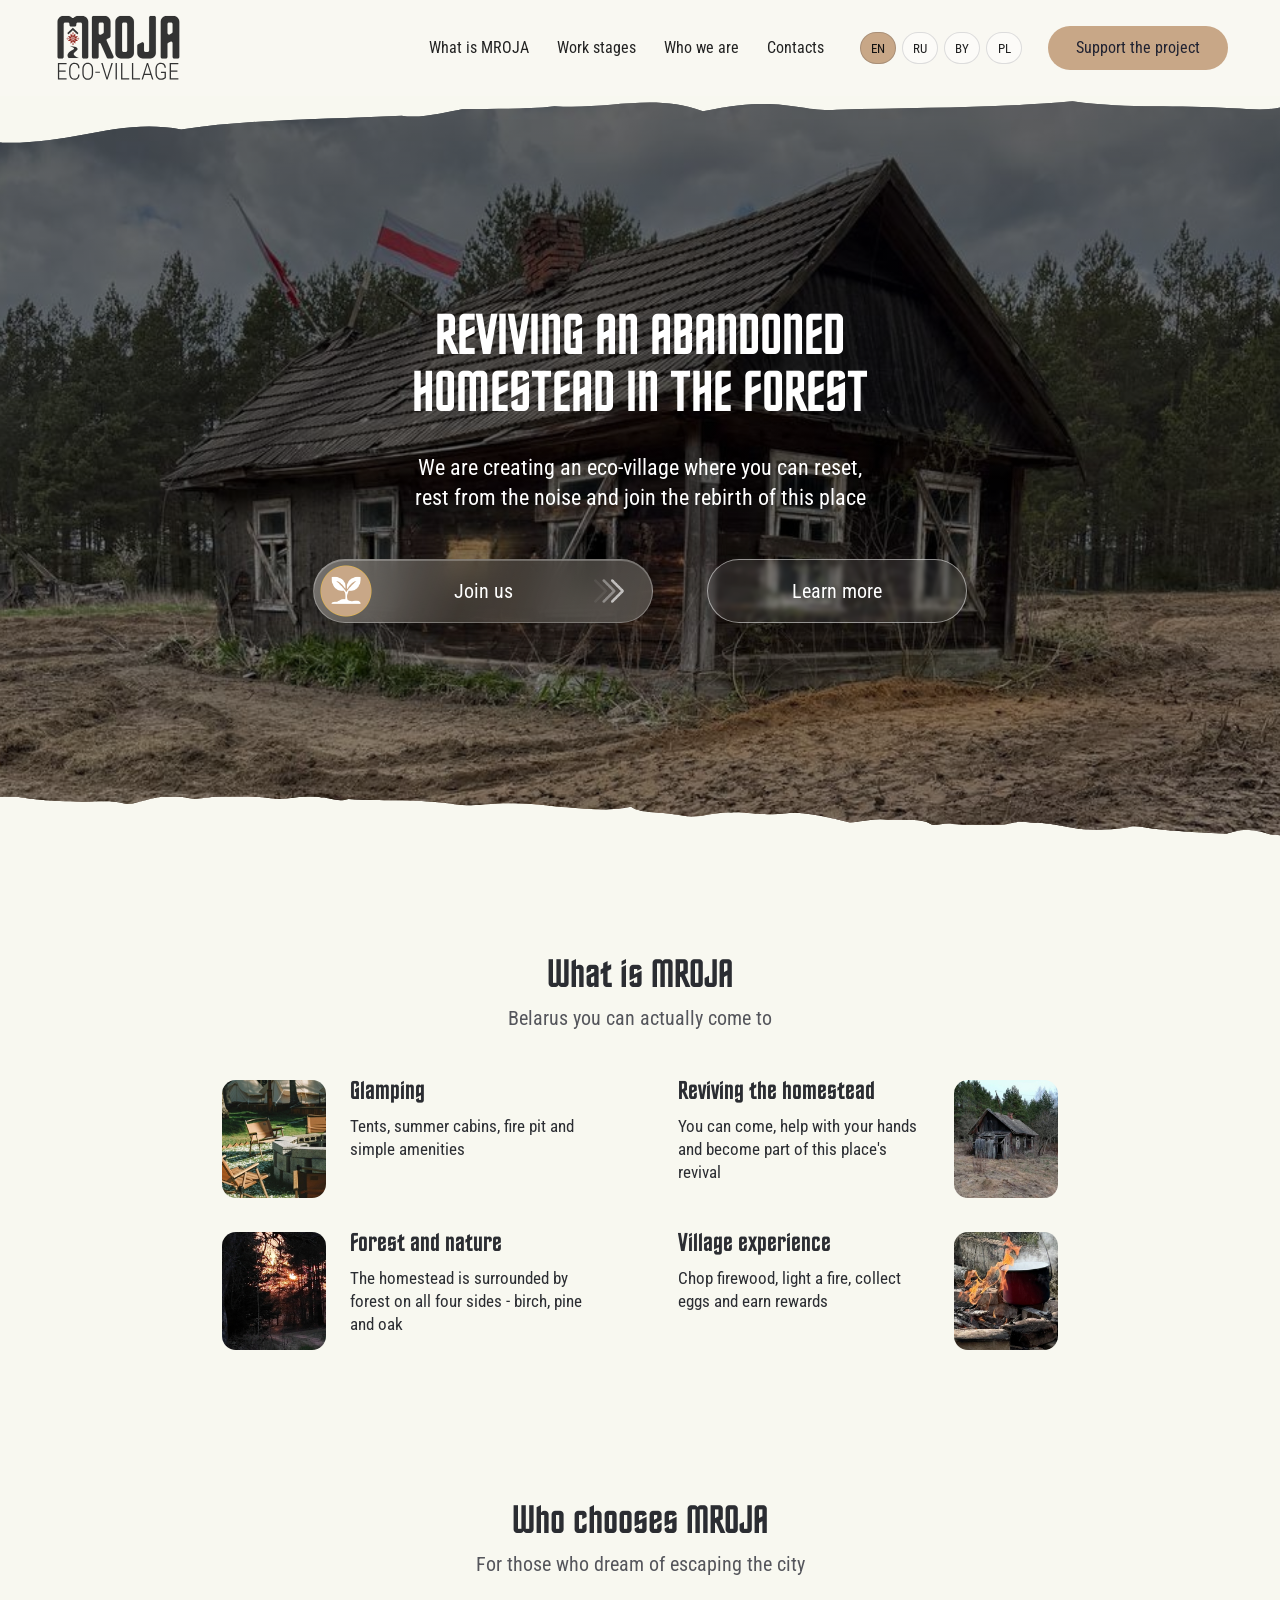
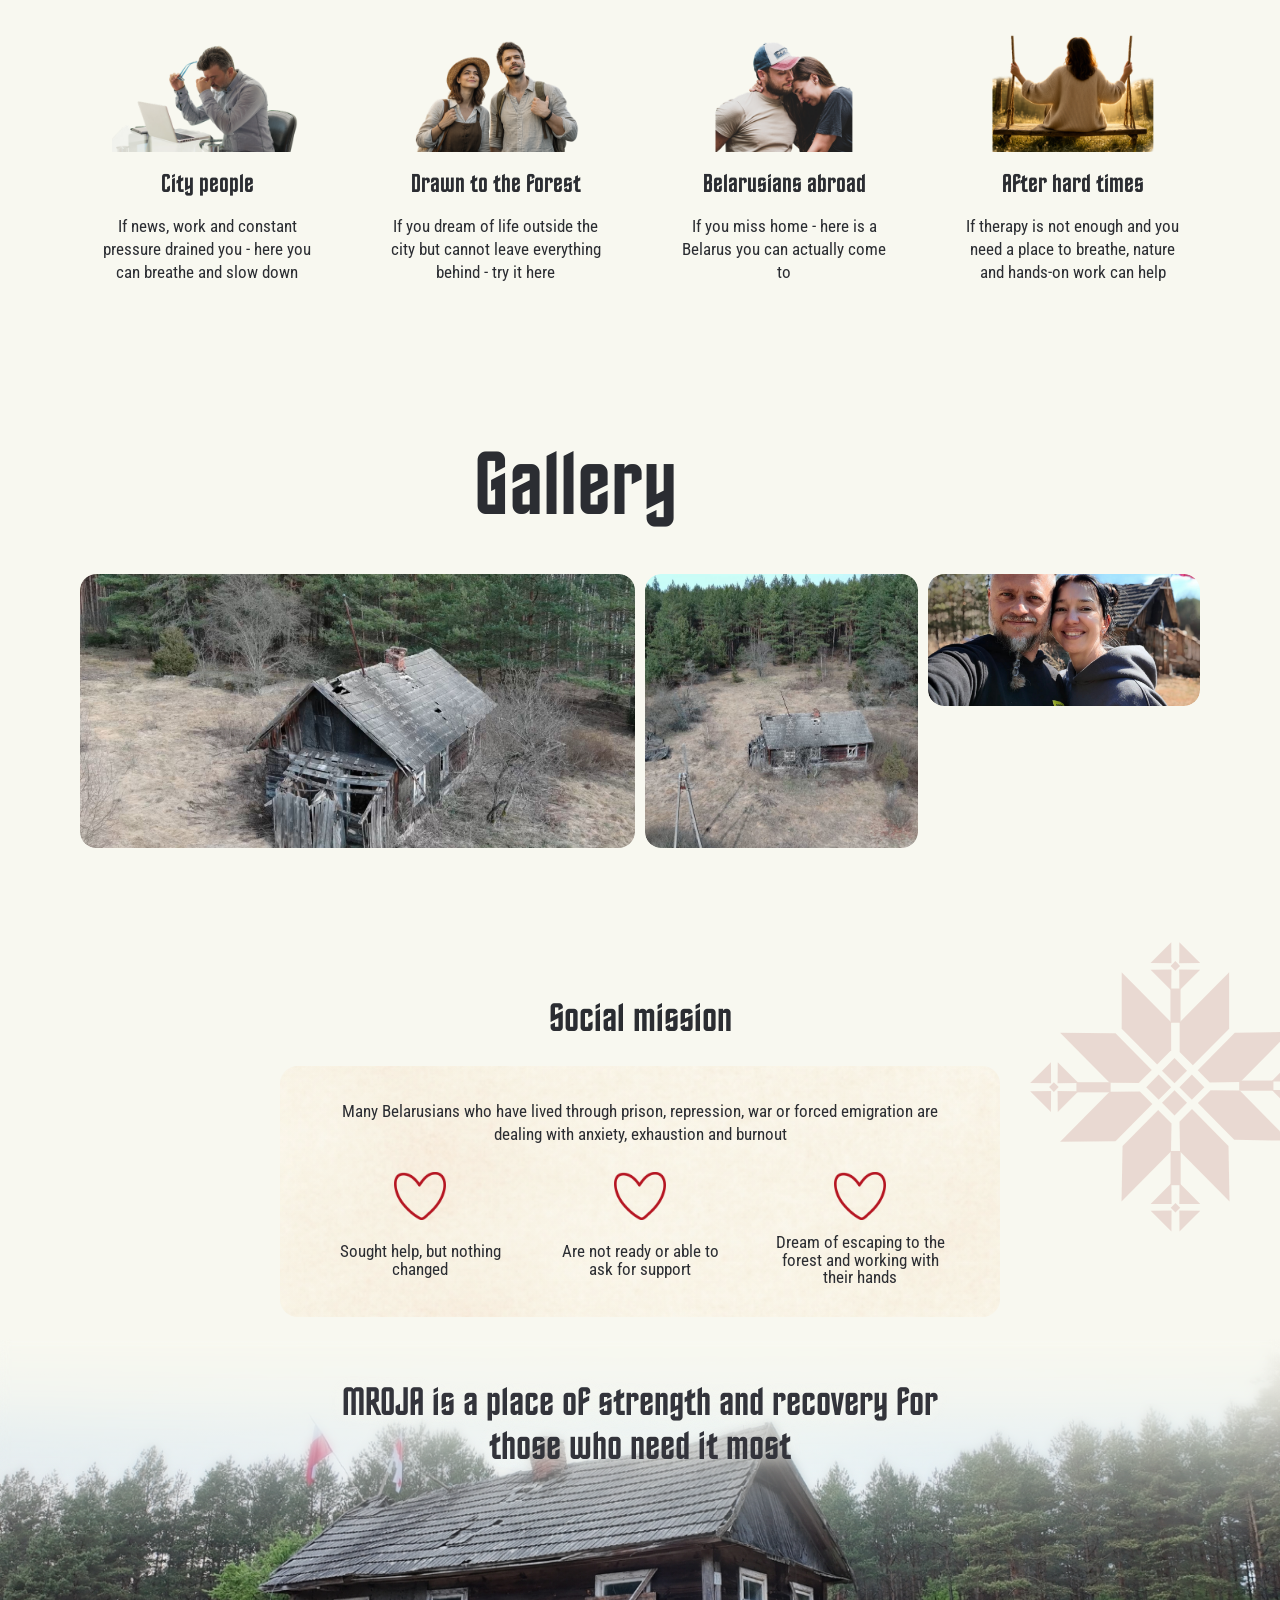
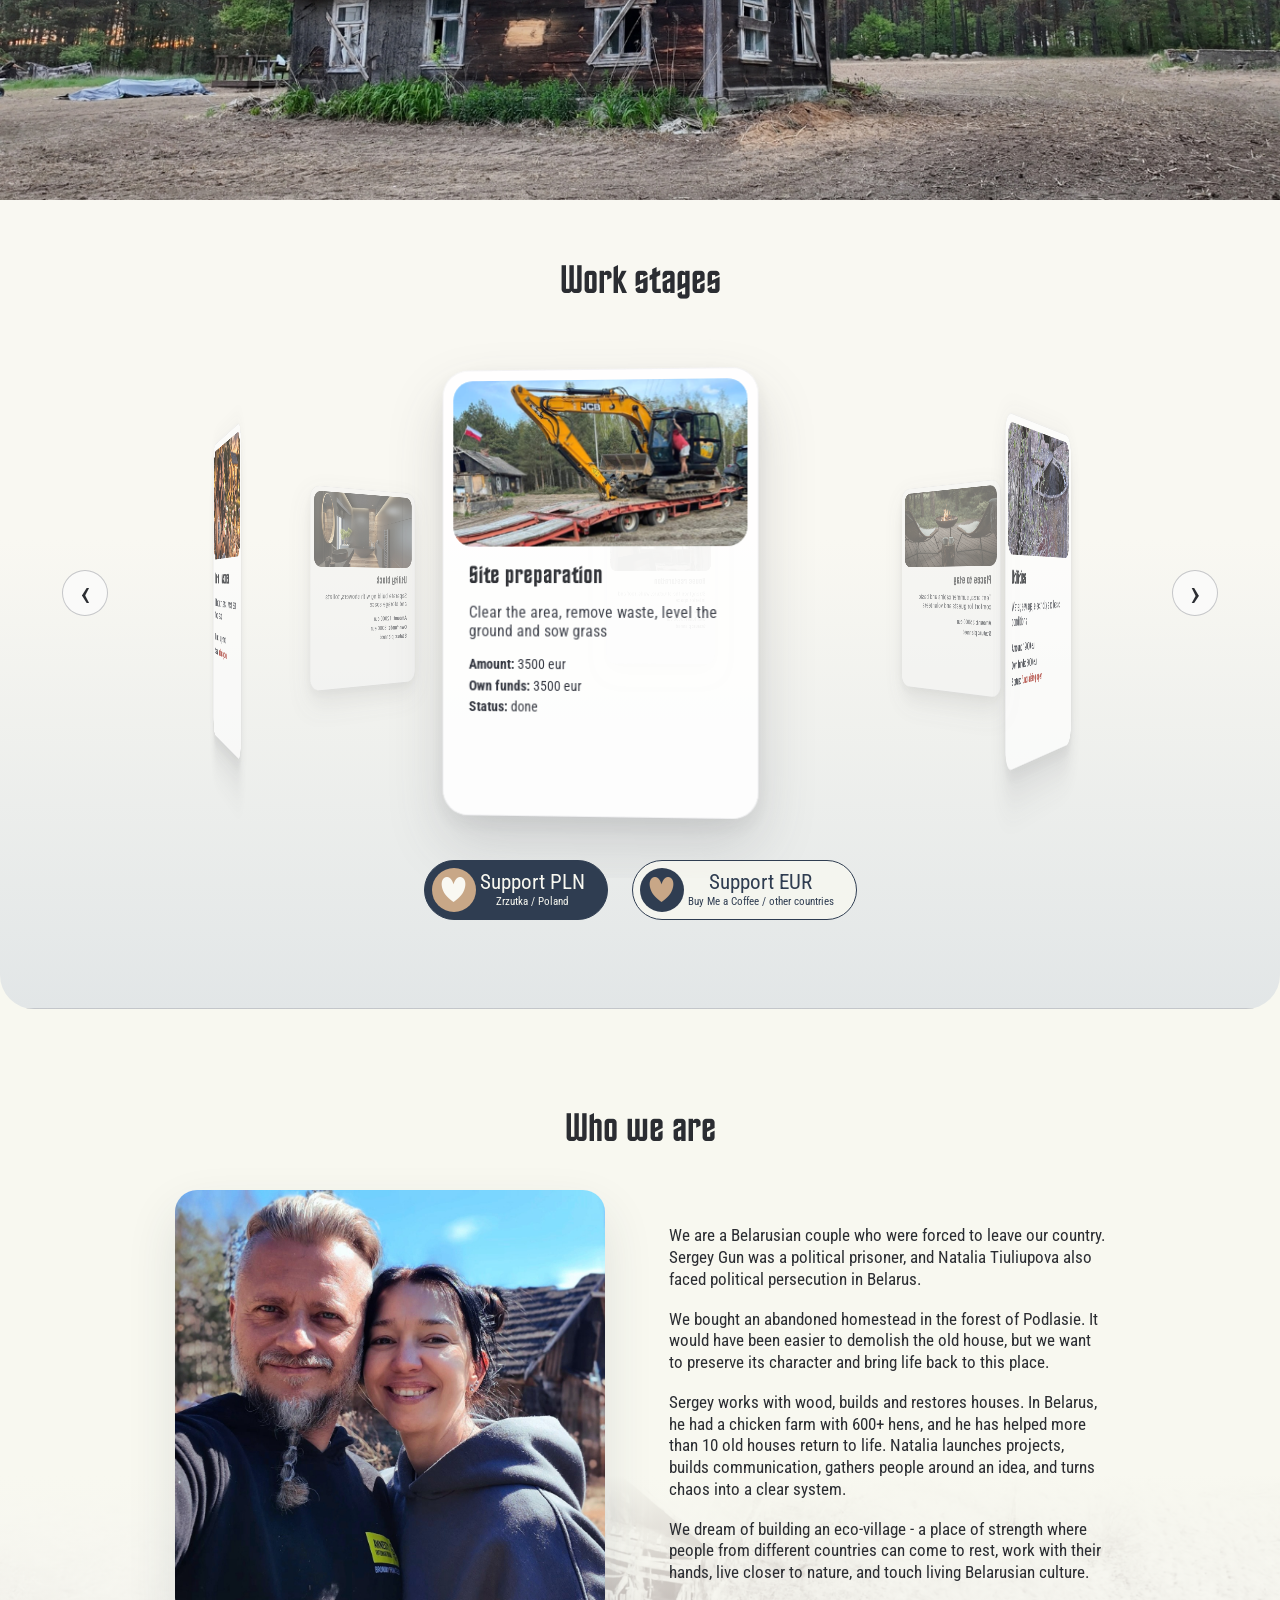
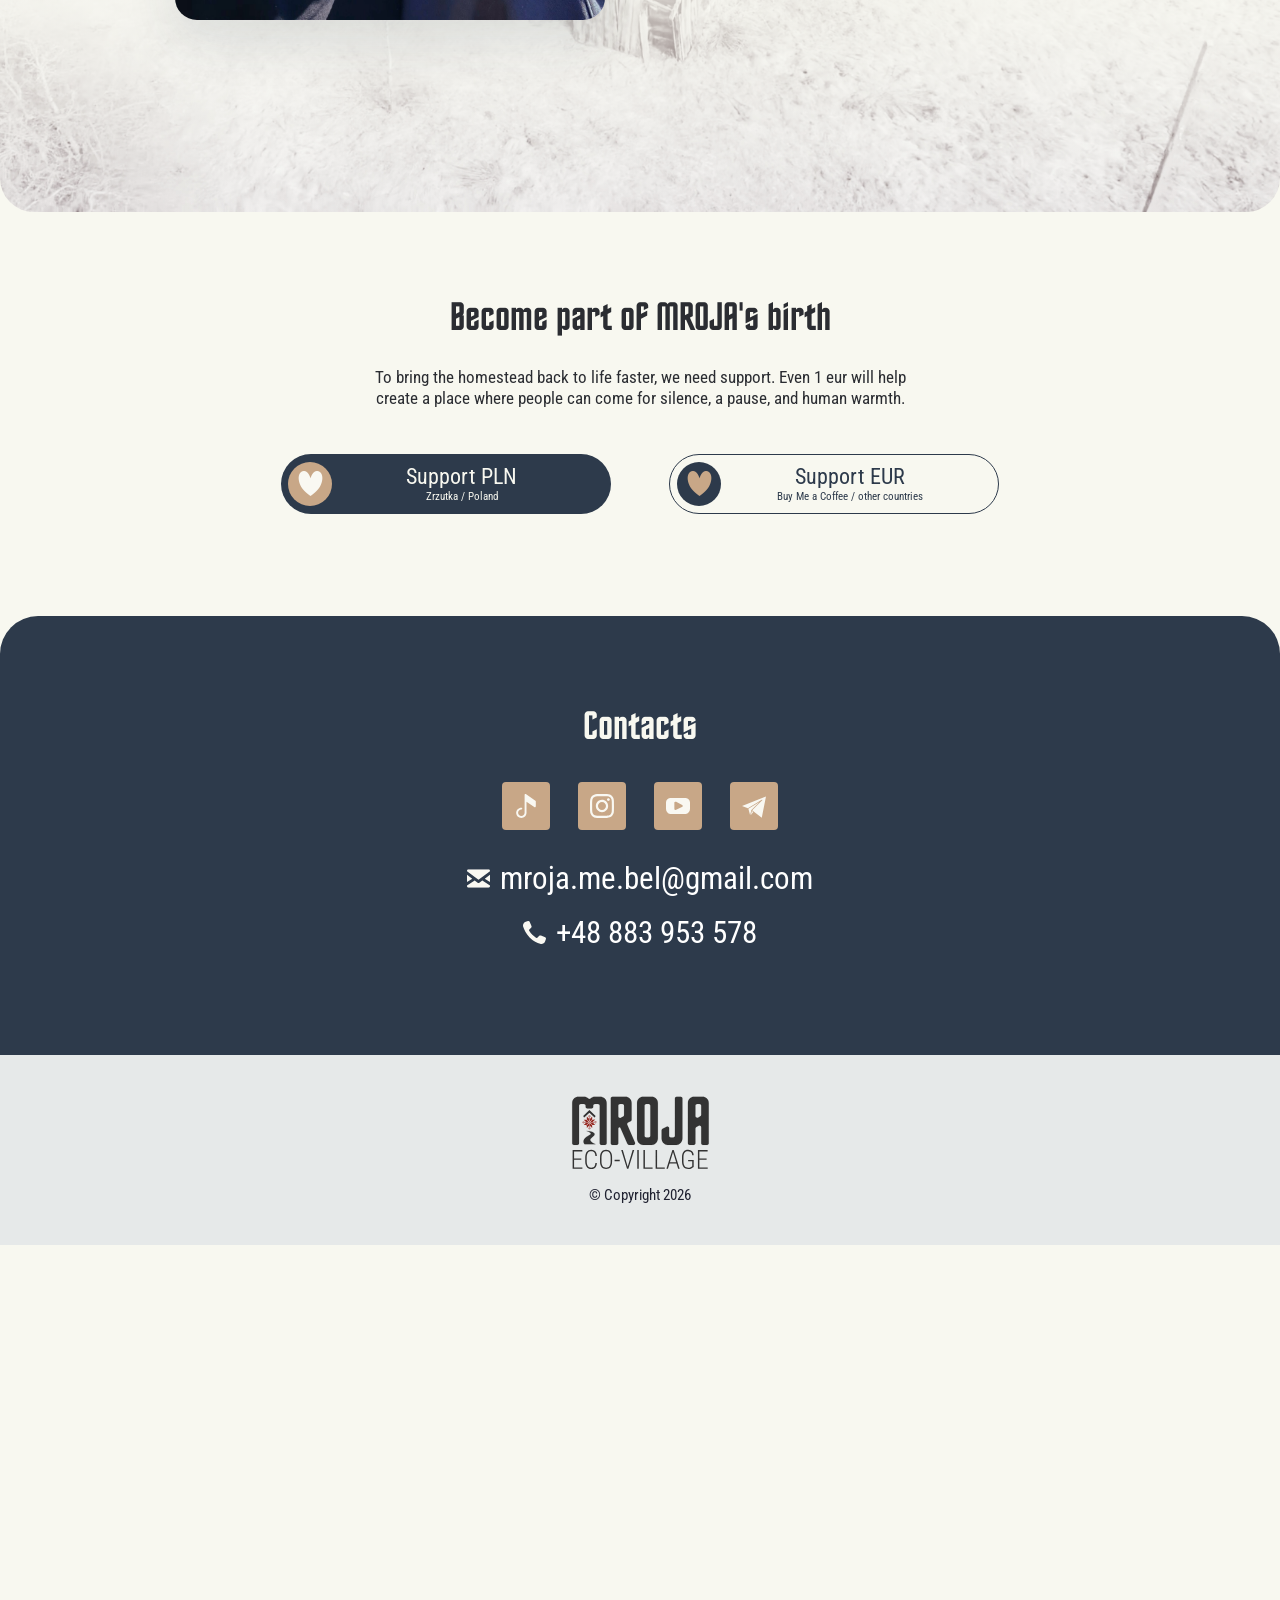
<file: index.html>
<!doctype html>
<html lang="en">
  <head>
    <meta charset="utf-8">
    <meta name="viewport" content="width=device-width, initial-scale=1, viewport-fit=cover">
    <meta name="theme-color" content="#050505">
    <meta name="mobile-web-app-capable" content="yes">
    <meta name="apple-mobile-web-app-capable" content="yes">
    <meta name="apple-mobile-web-app-status-bar-style" content="black-translucent">
    <title>Restoring an Abandoned Homestead in the Forest — MROJA</title>
    <meta
      name="description"
      content="MROJA is a forest homestead for those who dream of escaping the city: simple life, glamping, hands-on restoration, nature and living Belarusian culture."
    >
    <link rel="canonical" href="https://mroja.me/">
    <link rel="alternate" hreflang="en" href="https://mroja.me/">
    <link rel="alternate" hreflang="ru" href="https://mroja.me/ru/">
    <link rel="alternate" hreflang="be" href="https://mroja.me/by/">
    <link rel="alternate" hreflang="pl" href="https://mroja.me/pl/">
    <link rel="alternate" hreflang="x-default" href="https://mroja.me/">
    <meta property="og:title" content="Restoring an Abandoned Homestead in the Forest — MROJA">
    <meta
      property="og:description"
      content="A forest homestead for those who dream of escaping the city: glamping, simple life, hands-on restoration, nature and living Belarusian culture."
    >
    <meta property="og:type" content="website">
    <meta property="og:url" content="https://mroja.me/">
    <meta property="og:image" content="https://mroja.me/assets/og-mroja.jpg">
    <meta name="twitter:card" content="summary_large_image">
    <meta name="twitter:title" content="Restoring an Abandoned Homestead in the Forest — MROJA">
    <meta
      name="twitter:description"
      content="A forest homestead for those who dream of escaping the city: simple life, glamping, hands-on restoration, nature and living Belarusian culture."
    >
    <meta name="twitter:image" content="https://mroja.me/assets/og-mroja.jpg">
    <link rel="icon" href="assets/M%20fivicon.svg" type="image/svg+xml">
    <link rel="shortcut icon" href="assets/M%20fivicon.svg" type="image/svg+xml">
    <script>
      (() => {
        try {
          const path = window.location.pathname.replace(/\/+$/, "/");
          if (path !== "/" || localStorage.getItem("preferredLanguage")) return;
          const languages = navigator.languages && navigator.languages.length ? navigator.languages : [navigator.language || ""];
          const language = String(languages[0] || "").toLowerCase();
          let target = "";
          if (language.startsWith("ru")) target = "/ru/";
          else if (language.startsWith("be") || language.startsWith("by")) target = "/by/";
          else if (language.startsWith("pl")) target = "/pl/";
          if (target) window.location.replace(target);
        } catch (error) {}
      })();
    </script>
    <link rel="stylesheet" href="styles.css?v=20260523-lightbox-track2">
    <script src="i18n.js?v=20260523-lightbox-track2" defer></script>
    <script src="script.js?v=20260523-lightbox-track2" defer></script>
  </head>
  <body>
    <nav class="mobile-glass-header" aria-label="Mobile language navigation">
      <a class="mobile-glass-logo" href="#top" aria-label="MROJA home">
        <img src="assets/logo-mroja.svg" alt="MROJA Eco-Village">
      </a>
      <div class="mobile-language-switcher" aria-label="Choose language">
        <a class="mobile-lang-pill is-active" href="/" data-language-option="en">EN</a>
        <a class="mobile-lang-pill" href="/ru/" data-language-option="ru">RU</a>
        <a class="mobile-lang-pill" href="/by/" data-language-option="by">BY</a>
        <a class="mobile-lang-pill" href="/pl/" data-language-option="pl">PL</a>
      </div>
    </nav>
    <header class="site-header" aria-label="Главная навигация">
      <div class="header-inner">
        <a class="logo" href="#top" aria-label="MROJA, перейти к началу страницы">
          <img class="logo-dark" src="assets/logo-mroja.svg" alt="MROJA Eco-Village">
          <img class="logo-yellow" src="assets/LOGO%20MROJA%20Y.svg" alt="MROJA Eco-Village">
        </a>
        <a class="mobile-header-button" href="#join">Поддержать проект</a>
        <a class="mobile-contact-link" href="#contacts" aria-label="Контакты">
          <img src="assets/contacts-icon.png" alt="" aria-hidden="true">
        </a>
        <nav class="nav" aria-label="Меню сайта">
          <a href="#about">Что такое MROJA</a>
          <a href="#stages">Этапы работ</a>
          <a href="#team">Кто мы</a>
          <a href="#contacts">Контакты</a>
          <span class="desktop-language-switcher" aria-label="Choose language">
            <a class="language-switch is-active" href="/" data-language-option="en">EN</a>
            <a class="language-switch" href="/ru/" data-language-option="ru">RU</a>
            <a class="language-switch" href="/by/" data-language-option="by">BY</a>
            <a class="language-switch" href="/pl/" data-language-option="pl">PL</a>
          </span>
        </nav>
        <a class="header-button" href="#join">Поддержать проект</a>
        <button class="menu-toggle" type="button" aria-label="Открыть меню" aria-expanded="false" aria-controls="mobile-menu" data-menu-toggle>
          <span></span>
          <span></span>
        </button>
      </div>
      <div class="mobile-menu" id="mobile-menu" aria-hidden="true" data-mobile-menu>
        <button class="mobile-menu-close" type="button" aria-label="Закрыть меню" data-menu-close></button>
        <nav class="mobile-menu-nav" aria-label="Мобильное меню">
          <a href="#about">Что такое MROJA</a>
          <a href="#stages">Этапы работ</a>
          <a href="#team">Кто мы</a>
          <a href="#join">Поддержать проект</a>
          <a href="#contacts">Контакты</a>
          <a href="/" data-language-option="en">EN</a>
          <a href="/ru/" data-language-option="ru">RU</a>
          <a href="/by/" data-language-option="by">BY</a>
          <a href="/pl/" data-language-option="pl">PL</a>
        </nav>
      </div>
    </header>

    <main id="top">
      <section class="hero" aria-labelledby="hero-title">
        <img class="hero-edge hero-edge-top" src="assets/top-edge.svg" alt="" aria-hidden="true">
        <div class="hero-media">
          <video class="hero-video" autoplay muted loop playsinline webkit-playsinline preload="auto" poster="assets/hero/hero-house-desktop.jpg" aria-hidden="true">
            <source src="assets/hero/hero-hd.mp4?v=20260516-1404" type="video/mp4">
          </video>
          <button class="hero-play" type="button" aria-label="Запустить видео" data-hero-play></button>
          <div class="hero-overlay"></div>
        </div>
        <img class="hero-edge hero-edge-bottom" src="assets/bottom-edge.svg?v=20260521-gallery-1" alt="" aria-hidden="true">
        <div class="hero-content-container">
          <div class="hero-content">
          <h1 id="hero-title">Восстанавливаем заброшенный хутор в лесу</h1>
          <p>
            <span class="hero-subtitle-desktop">
              <span class="hero-subtitle-line">Создаем экодеревню, где можно перезагрузиться,</span>
              <span class="hero-subtitle-line">отдохнуть от шума и присоединиться к перерождению этого места</span>
            </span>
            <span class="hero-subtitle-mobile">
              <span>Сделай первый шаг</span>
              <span>к несбывшейся мечте</span>
            </span>
          </p>
          <div class="hero-actions">
            <a class="button button-gold" href="#join"><span>Join us</span></a>
            <a class="button button-glass glass" href="#about"><span>Узнать подробнее</span></a>
          </div>
          </div>
        </div>
      </section>

      <section class="about-section" id="about" aria-labelledby="about-title">
        <img class="about-section-ornament" src="assets/ornament-belarus.svg" alt="" aria-hidden="true">
        <div class="about-section-inner">
          <div class="section-heading about-section-heading">
            <h2 id="about-title">What is MROJA</h2>
            <p>Belarus you can actually come to</p>
          </div>
          <div class="about-section-grid">
            <article class="about-section-card">
              <img class="about-section-image" src="assets/mroja-about-glamping.jpg" alt="">
              <div>
                <h3>Glamping</h3>
                <p>Tents, summer cabins, fire pit and simple amenities</p>
              </div>
            </article>
            <article class="about-section-card about-section-card-reverse">
              <img class="about-section-image" src="assets/mroja-about-restoration.jpg" alt="">
              <div>
                <h3>Reviving the homestead</h3>
                <p>You can come, help with your hands and become part of this place's revival</p>
              </div>
            </article>
            <article class="about-section-card">
              <img class="about-section-image" src="assets/mroja-about-forest.jpg" alt="">
              <div>
                <h3>Forest and nature</h3>
                <p>The homestead is surrounded by forest on all four sides - birch, pine and oak</p>
              </div>
            </article>
            <article class="about-section-card about-section-card-reverse">
              <img class="about-section-image" src="assets/mroja-about-culture.jpg" alt="">
              <div>
                <h3>Village experience</h3>
                <p>Chop firewood, light a fire, collect eggs and earn rewards</p>
              </div>
            </article>
          </div>
        </div>
      </section>
      <section class="audience-section" id="audience" aria-labelledby="audience-title">
        <img class="audience-section-ornament audience-section-ornament-left" src="assets/ornament-belarus.svg" alt="" aria-hidden="true">
        <img class="audience-section-ornament audience-section-ornament-right" src="assets/ornament-rich.svg" alt="" aria-hidden="true">
        <div class="audience-section-inner">
          <div class="section-heading audience-section-heading">
            <h2 id="audience-title">Who chooses MROJA</h2>
            <p>For those who dream of escaping the city</p>
          </div>
          <div class="audience-slider" data-audience-slider>
            <button class="audience-arrow audience-arrow-prev" type="button" data-audience-prev aria-label="Previous audience card">
              <img src="assets/button-icon-arrows.png" alt="" aria-hidden="true">
            </button>
            <div class="audience-viewport">
              <div class="audience-track" data-audience-track>
                <article class="audience-card">
                  <img src="assets/audience-city.png" alt="">
                  <h3>City people</h3>
                  <p>If news, work and constant pressure drained you — here you can breathe and slow down</p>
                </article>
                <article class="audience-card">
                  <img src="assets/audience-nature.png" alt="">
                  <h3>Drawn to the forest</h3>
                  <p>If you dream of life outside the city but cannot leave everything behind — try it here</p>
                </article>
                <article class="audience-card">
                  <img src="assets/audience-emigration.png" alt="">
                  <h3>Belarusians abroad</h3>
                  <p>If you miss home — here is a Belarus you can actually come to</p>
                </article>
                <article class="audience-card">
                  <img src="assets/audience-trauma.png" alt="">
                  <h3>After hard times</h3>
                  <p>If therapy is not enough and you need a place to breathe, nature and hands-on work can help</p>
                </article>
              </div>
            </div>
            <button class="audience-arrow audience-arrow-next" type="button" data-audience-next aria-label="Next audience card">
              <img src="assets/button-icon-arrows.png" alt="" aria-hidden="true">
            </button>
          </div>
        </div>
      </section>
      <section class="gallery-section" id="gallery" aria-labelledby="gallery-title">
        <div class="gallery-section-inner">
          <div class="section-heading gallery-section-heading">
            <h2 id="gallery-title">Gallery</h2>
          </div>
          <div class="gallery-grid" data-gallery>
            <button class="gallery-item" type="button" data-gallery-item data-gallery-src="assets/gallery/MROJA%201.jpg" aria-label="Open gallery photo 1"><img src="assets/gallery/MROJA%201.jpg" alt="MROJA gallery photo 1" loading="eager" decoding="async"></button>
            <button class="gallery-item" type="button" data-gallery-item data-gallery-src="assets/gallery/MROJA%202.jpg" aria-label="Open gallery photo 2"><img src="assets/gallery/MROJA%202.jpg" alt="MROJA gallery photo 2" loading="eager" decoding="async"></button>
            <button class="gallery-item" type="button" data-gallery-item data-gallery-src="assets/gallery/MROJA%203.jpg" aria-label="Open gallery photo 3"><img src="assets/gallery/MROJA%203.jpg" alt="MROJA gallery photo 3" loading="eager" decoding="async"></button>
            <button class="gallery-item" type="button" data-gallery-item data-gallery-src="assets/gallery/MROJA%204.jpg" aria-label="Open gallery photo 4"><img src="assets/gallery/MROJA%204.jpg" alt="MROJA gallery photo 4" loading="lazy" decoding="async"></button>
            <button class="gallery-item" type="button" data-gallery-item data-gallery-src="assets/gallery/MROJA%205.jpg" aria-label="Open gallery photo 5"><img src="assets/gallery/MROJA%205.jpg" alt="MROJA gallery photo 5" loading="lazy" decoding="async"></button>
            <button class="gallery-item" type="button" data-gallery-item data-gallery-src="assets/gallery/MROJA%206.jpg" aria-label="Open gallery photo 6"><img src="assets/gallery/MROJA%206.jpg" alt="MROJA gallery photo 6" loading="lazy" decoding="async"></button>
            <button class="gallery-item" type="button" data-gallery-item data-gallery-src="assets/gallery/MROJA%207.jpg" aria-label="Open gallery photo 7"><img src="assets/gallery/MROJA%207.jpg" alt="MROJA gallery photo 7" loading="lazy" decoding="async"></button>
            <button class="gallery-item" type="button" data-gallery-item data-gallery-src="assets/gallery/MROJA%208.jpg" aria-label="Open gallery photo 8"><img src="assets/gallery/MROJA%208.jpg" alt="MROJA gallery photo 8" loading="lazy" decoding="async"></button>
            <button class="gallery-item" type="button" data-gallery-item data-gallery-src="assets/gallery/MROJA%209.jpg" aria-label="Open gallery photo 9"><img src="assets/gallery/MROJA%209.jpg" alt="MROJA gallery photo 9" loading="lazy" decoding="async"></button>
            <button class="gallery-item" type="button" data-gallery-item data-gallery-src="assets/gallery/MROJA%2010.jpg" aria-label="Open gallery photo 10"><img src="assets/gallery/MROJA%2010.jpg" alt="MROJA gallery photo 10" loading="lazy" decoding="async"></button>
            <button class="gallery-item" type="button" data-gallery-item data-gallery-src="assets/gallery/MROJA%2011.jpg" aria-label="Open gallery photo 11"><img src="assets/gallery/MROJA%2011.jpg" alt="MROJA gallery photo 11" loading="lazy" decoding="async"></button>
            <button class="gallery-item" type="button" data-gallery-item data-gallery-src="assets/gallery/MROJA%2012.jpg" aria-label="Open gallery photo 12"><img src="assets/gallery/MROJA%2012.jpg" alt="MROJA gallery photo 12" loading="lazy" decoding="async"></button>
            <button class="gallery-item" type="button" data-gallery-item data-gallery-src="assets/gallery/MROJA%2013.jpg" aria-label="Open gallery photo 13"><img src="assets/gallery/MROJA%2013.jpg" alt="MROJA gallery photo 13" loading="lazy" decoding="async"></button>
            <button class="gallery-item" type="button" data-gallery-item data-gallery-src="assets/gallery/MROJA%2014.jpg" aria-label="Open gallery photo 14"><img src="assets/gallery/MROJA%2014.jpg" alt="MROJA gallery photo 14" loading="lazy" decoding="async"></button>
            <button class="gallery-item" type="button" data-gallery-item data-gallery-src="assets/gallery/MROJA%2015.jpg" aria-label="Open gallery photo 15"><img src="assets/gallery/MROJA%2015.jpg" alt="MROJA gallery photo 15" loading="lazy" decoding="async"></button>
            <button class="gallery-item" type="button" data-gallery-item data-gallery-src="assets/gallery/MROJA%2016.jpg" aria-label="Open gallery photo 16"><img src="assets/gallery/MROJA%2016.jpg" alt="MROJA gallery photo 16" loading="lazy" decoding="async"></button>
            <button class="gallery-item" type="button" data-gallery-item data-gallery-src="assets/gallery/MROJA%2017.jpg" aria-label="Open gallery photo 17"><img src="assets/gallery/MROJA%2017.jpg" alt="MROJA gallery photo 17" loading="lazy" decoding="async"></button>
            <button class="gallery-item" type="button" data-gallery-item data-gallery-src="assets/gallery/MROJA%2018.jpg" aria-label="Open gallery photo 18"><img src="assets/gallery/MROJA%2018.jpg" alt="MROJA gallery photo 18" loading="lazy" decoding="async"></button>
            <button class="gallery-item" type="button" data-gallery-item data-gallery-src="assets/gallery/MROJA%2019.jpg" aria-label="Open gallery photo 19"><img src="assets/gallery/MROJA%2019.jpg" alt="MROJA gallery photo 19" loading="lazy" decoding="async"></button>
            <button class="gallery-item" type="button" data-gallery-item data-gallery-src="assets/gallery/MROJA%2020.jpg" aria-label="Open gallery photo 20"><img src="assets/gallery/MROJA%2020.jpg" alt="MROJA gallery photo 20" loading="lazy" decoding="async"></button>
            <button class="gallery-item" type="button" data-gallery-item data-gallery-src="assets/gallery/MROJA%2021.jpg" aria-label="Open gallery photo 21"><img src="assets/gallery/MROJA%2021.jpg" alt="MROJA gallery photo 21" loading="lazy" decoding="async"></button>
            <button class="gallery-item" type="button" data-gallery-item data-gallery-src="assets/gallery/MROJA%2022.jpg" aria-label="Open gallery photo 22"><img src="assets/gallery/MROJA%2022.jpg" alt="MROJA gallery photo 22" loading="lazy" decoding="async"></button>
            <button class="gallery-item" type="button" data-gallery-item data-gallery-src="assets/gallery/MROJA%2023.jpg" aria-label="Open gallery photo 23"><img src="assets/gallery/MROJA%2023.jpg" alt="MROJA gallery photo 23" loading="lazy" decoding="async"></button>
          </div>
        </div>
      </section>
      <div class="gallery-lightbox" data-gallery-lightbox hidden>
        <button class="gallery-lightbox-close" type="button" data-gallery-close aria-label="Close gallery">×</button>
        <button class="gallery-lightbox-arrow gallery-lightbox-prev" type="button" data-gallery-prev aria-label="Previous photo">‹</button>
        <img class="gallery-lightbox-image" data-gallery-image alt="">
        <button class="gallery-lightbox-arrow gallery-lightbox-next" type="button" data-gallery-next aria-label="Next photo">›</button>
      </div>

            <section class="mission-section" id="mission" aria-labelledby="mission-title">
        <img class="mission-section-ornament" src="assets/ornament-rich.svg" alt="" aria-hidden="true">
        <div class="mission-section-inner">
          <div class="section-heading mission-section-heading">
            <h2 id="mission-title">Social mission</h2>
          </div>
          <div class="mission-card">
            <p class="mission-card-lead">Many Belarusians who have lived through prison, repression, war or forced emigration are dealing with anxiety, exhaustion and burnout</p>
            <div class="mission-points">
              <article>
                <img src="assets/heart.png" alt="" aria-hidden="true">
                <h3>Sought help, but nothing changed</h3>
              </article>
              <article>
                <img src="assets/heart.png" alt="" aria-hidden="true">
                <h3>Are not ready or able to ask for support</h3>
              </article>
              <article>
                <img src="assets/heart.png" alt="" aria-hidden="true">
                <h3>Dream of escaping to the forest and working with their hands</h3>
              </article>
            </div>
          </div>
        </div>
        <div class="mission-visual">
          <p class="mission-accent">MROJA is a place of strength and recovery for those who need it most</p>
        </div>
      </section>
      <!-- SUPPORT SECTION: rebuild later -->
      <!-- WHO WE ARE SECTION: rebuild later -->
      <!-- CONTACTS SECTION: rebuild later -->
      <!-- FOOTER SECTION: rebuild later -->

            <section class="section restoration" id="stages" aria-labelledby="restoration-title">
        <div class="section-heading">
          <h2 id="restoration-title">Work stages</h2>
        </div>
        <div class="carousel" data-carousel aria-label="Work stages carousel">
          <button class="carousel-arrow carousel-arrow-prev" type="button" data-carousel-prev aria-label="Previous stage">‹</button>
          <div class="carousel-stage">
            <div class="carousel-track" data-carousel-track>
            <article class="restoration-card" data-card>
              <img src="assets/stage-territory.jpg" alt="Site preparation">
              <div class="restoration-card-body">
                <h3>Site preparation</h3>
                <p>Clear the area, remove waste, level the ground and sow grass</p>
                <div class="stage-card-meta" aria-label="Stage details">
                  <span><strong>Amount:</strong> 3500 eur</span>
                  <span><strong>Own funds:</strong> 3500 eur</span>
                  <span><strong>Status:</strong> done</span>
                </div>
              </div>
            </article>
            <article class="restoration-card" data-card>
              <img src="assets/stage-water.jpg" alt="Utilities">
              <div class="restoration-card-body">
                <h3>Utilities</h3>
                <p>Water, sewage, electricity and basic conditions</p>
                <div class="stage-card-meta" aria-label="Stage details">
                  <span><strong>Amount:</strong> 12000 eur</span>
                  <span><strong>Own funds:</strong> 3000 eur</span>
                  <span><strong>Status:</strong> <em>fundraising open</em></span>
                </div>
              </div>
            </article>
            <article class="restoration-card" data-card>
              <img src="assets/stage-living.jpg" alt="Places to stay">
              <div class="restoration-card-body">
                <h3>Places to stay</h3>
                <p>Tent area, summer cabins and basic comfort for guests and volunteers</p>
                <div class="stage-card-meta" aria-label="Stage details">
                  <span><strong>Amount:</strong> 35000 eur</span>
                  <span><strong>Status:</strong> planned</span>
                </div>
              </div>
            </article>
            <article class="restoration-card" data-card>
              <img src="assets/stage-conservation.jpg" alt="House restoration">
              <div class="restoration-card-body">
                <h3>House restoration</h3>
                <p>Strengthen the structure, walls, roof and interior space</p>
                <div class="stage-card-meta" aria-label="Stage details">
                  <span><strong>Amount:</strong> 30000 eur</span>
                  <span><strong>Own funds:</strong> 3000 eur</span>
                  <span><strong>Status:</strong> planned</span>
                </div>
              </div>
            </article>
            <article class="restoration-card" data-card>
              <img src="assets/stage-comfort.jpg" alt="Utility block">
              <div class="restoration-card-body">
                <h3>Utility block</h3>
                <p>Separate building with showers, toilets and storage space</p>
                <div class="stage-card-meta" aria-label="Stage details">
                  <span><strong>Amount:</strong> 12000 eur</span>
                  <span><strong>Own funds:</strong> 3000 eur</span>
                  <span><strong>Status:</strong> planned</span>
                </div>
              </div>
            </article>
            <article class="restoration-card" data-card>
              <img src="assets/stage-development.jpg" alt="Further development">
              <div class="restoration-card-body">
                <h3>Further development</h3>
                <p>Infrastructure, retreats, workshops and the quest app</p>
                <div class="stage-card-meta" aria-label="Stage details">
                  <span><strong>Format:</strong> 1 eur per month</span>
                  <span><strong>Status:</strong> <em>fundraising open</em></span>
                </div>
              </div>
            </article>
            </div>
          </div>
          <button class="carousel-arrow carousel-arrow-next" type="button" data-carousel-next aria-label="Next stage">›</button>
        </div>
        <div class="stage-support">
          <a class="stage-support-button stage-support-button-dark" href="https://zrzutka.pl/8hezg6" target="_blank" rel="noopener">
            <span class="stage-support-icon"><img src="assets/Icon-heart-w.png" alt=""></span>
            <span class="stage-support-text"><strong>Support PLN</strong><small>Zrzutka / Poland</small></span>
          </a>
          <a class="stage-support-button stage-support-button-light" href="https://buymeacoffee.com/mroja" target="_blank" rel="noopener">
            <span class="stage-support-icon"><img src="assets/Icon-heart-b.png" alt=""></span>
            <span class="stage-support-text"><strong>Support EUR</strong><small>Buy Me a Coffee / other countries</small></span>
          </a>
        </div>
      </section>

      <section class="about-us-section" id="team" aria-labelledby="team-title">
        <div class="about-us-inner">
          <h2 id="team-title">Кто мы?</h2>
          <div class="about-us-content">
            <img class="about-us-photo" src="assets/mroja-p10-01-2096x1179.jpg" alt="Сергей Гунь и Наталья Тюлюпова">
            <div class="about-us-copy">
              <p>Мы — пара беларусов, вынужденных уехать из своей страны. Сергей Гунь был политзаключённым, Наталья Тюлюпова также находилась на родине под политическими преследованиями.</p>
              <p>Мы купили заброшенный хутор в лесу на Подляшье. Старый дом проще было бы снести, но мы хотим сохранить его характер и вернуть этому месту жизнь.</p>
              <p>Сергей работает с деревом, строит и восстанавливает дома. В Беларуси у него был курятник на 600+ кур, а за его плечами — более 10 старых домов, которым он помог вернуться к жизни. Наталья запускает проекты, выстраивает коммуникацию, собирает людей вокруг идеи и превращает хаос в понятную систему.</p>
              <p>Мы мечтаем построить экодеревню — место силы, куда смогут приезжать люди из разных стран: отдохнуть, поработать руками, пожить ближе к природе и прикоснуться к живой беларусской культуре.</p>
            </div>
          </div>
        </div>
      </section>

      <section class="join-section" id="join" aria-labelledby="join-title">
        <div class="join-inner">
          <h2 id="join-title">Станьте частью рождения MROJA</h2>
          <p>Чтобы хутор быстрее ожил, нам нужна поддержка. Даже 1 eur поможет создать место, куда люди смогут приехать за тишиной, передышкой и человеческим теплом.</p>
          <div class="join-actions" aria-label="Способы поддержки">
            <a class="donation-pill donation-pill-dark" href="https://zrzutka.pl/2du5rd" target="_blank" rel="noopener">
              <span class="donation-pill-icon"><img src="assets/Icon-heart-w.png" alt=""></span>
              <span class="donation-pill-text"><strong>Поддержать PLN</strong><small>Zrzutka / Польша</small></span>
            </a>
            <a class="donation-pill donation-pill-light" href="https://buymeacoffee.com/mroja/membership" target="_blank" rel="noopener">
              <span class="donation-pill-icon"><img src="assets/Icon-heart-b.png" alt=""></span>
              <span class="donation-pill-text"><strong>Поддержать EUR</strong><small>Buy Me a Coffee / другие страны</small></span>
            </a>
          </div>
        </div>
      </section>

      <section class="contacts-section" id="contacts" aria-labelledby="contacts-title">
        <div class="contacts-inner">
          <h2 id="contacts-title">Контакты</h2>
          <div class="contacts-social" aria-label="Социальные сети MROJA">
            <a href="https://www.tiktok.com/@mroja.me" target="_blank" rel="noopener" aria-label="TikTok"><img src="assets/Icon-tt.svg" alt=""></a>
            <a href="https://www.instagram.com/mroja.me" target="_blank" rel="noopener" aria-label="Instagram"><img src="assets/Icon-insta.svg" alt=""></a>
            <a href="https://www.youtube.com/@MROJA-ME" target="_blank" rel="noopener" aria-label="YouTube"><img src="assets/Icon-yt.svg" alt=""></a>
            <a href="https://t.me/mroja_me" target="_blank" rel="noopener" aria-label="Telegram"><img src="assets/Icon-tg.svg" alt=""></a>
          </div>
          <address class="contacts-lines">
            <a href="mailto:mroja.me.bel@gmail.com"><img src="assets/Icon-mail.svg" alt=""> mroja.me.bel@gmail.com</a>
            <a href="tel:+48883953578"><img src="assets/Icon-tel.svg" alt=""> +48 883 953 578</a>
            <small>(WhatsApp, Signal, Telegram)</small>
          </address>
        </div>
      </section>

      <section class="copyright-section" aria-label="Copyright">
        <img src="assets/logo-mroja.svg" alt="MROJA Eco-Village">
        <p>© Copyright 2026</p>
      </section>

    </main>
    <div class="mobile-fixed-support" aria-label="Support MROJA">
      <a class="mobile-support-pill mobile-support-pill-primary" href="https://zrzutka.pl/2du5rd" target="_blank" rel="noopener">
        <span>Поддержать PLN</span>
        <small>Zrzutka / Польша</small>
      </a>
      <a class="mobile-support-pill mobile-support-pill-light" href="https://buymeacoffee.com/mroja/membership" target="_blank" rel="noopener">
        <span>Support EUR</span>
        <small>Buy Me a Coffee / other countries</small>
      </a>
    </div>
  </body>
</html>
</file>
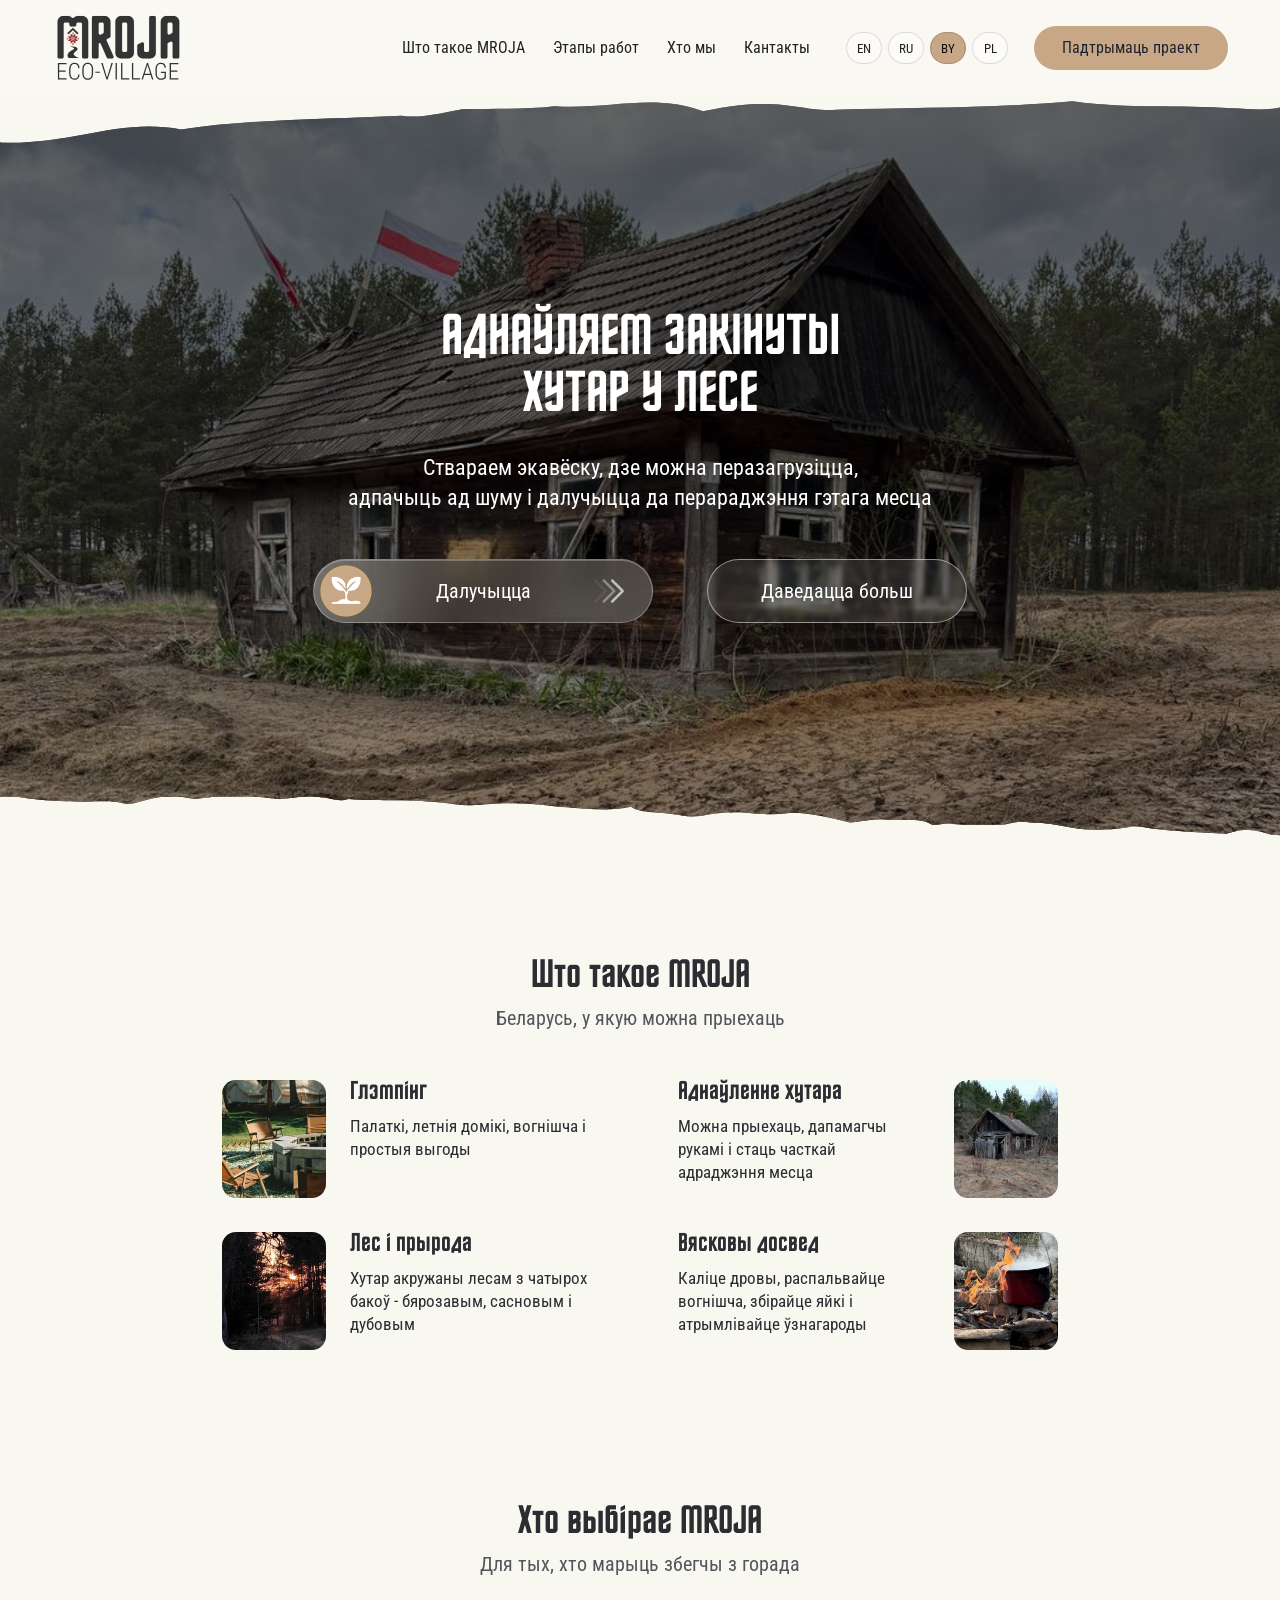
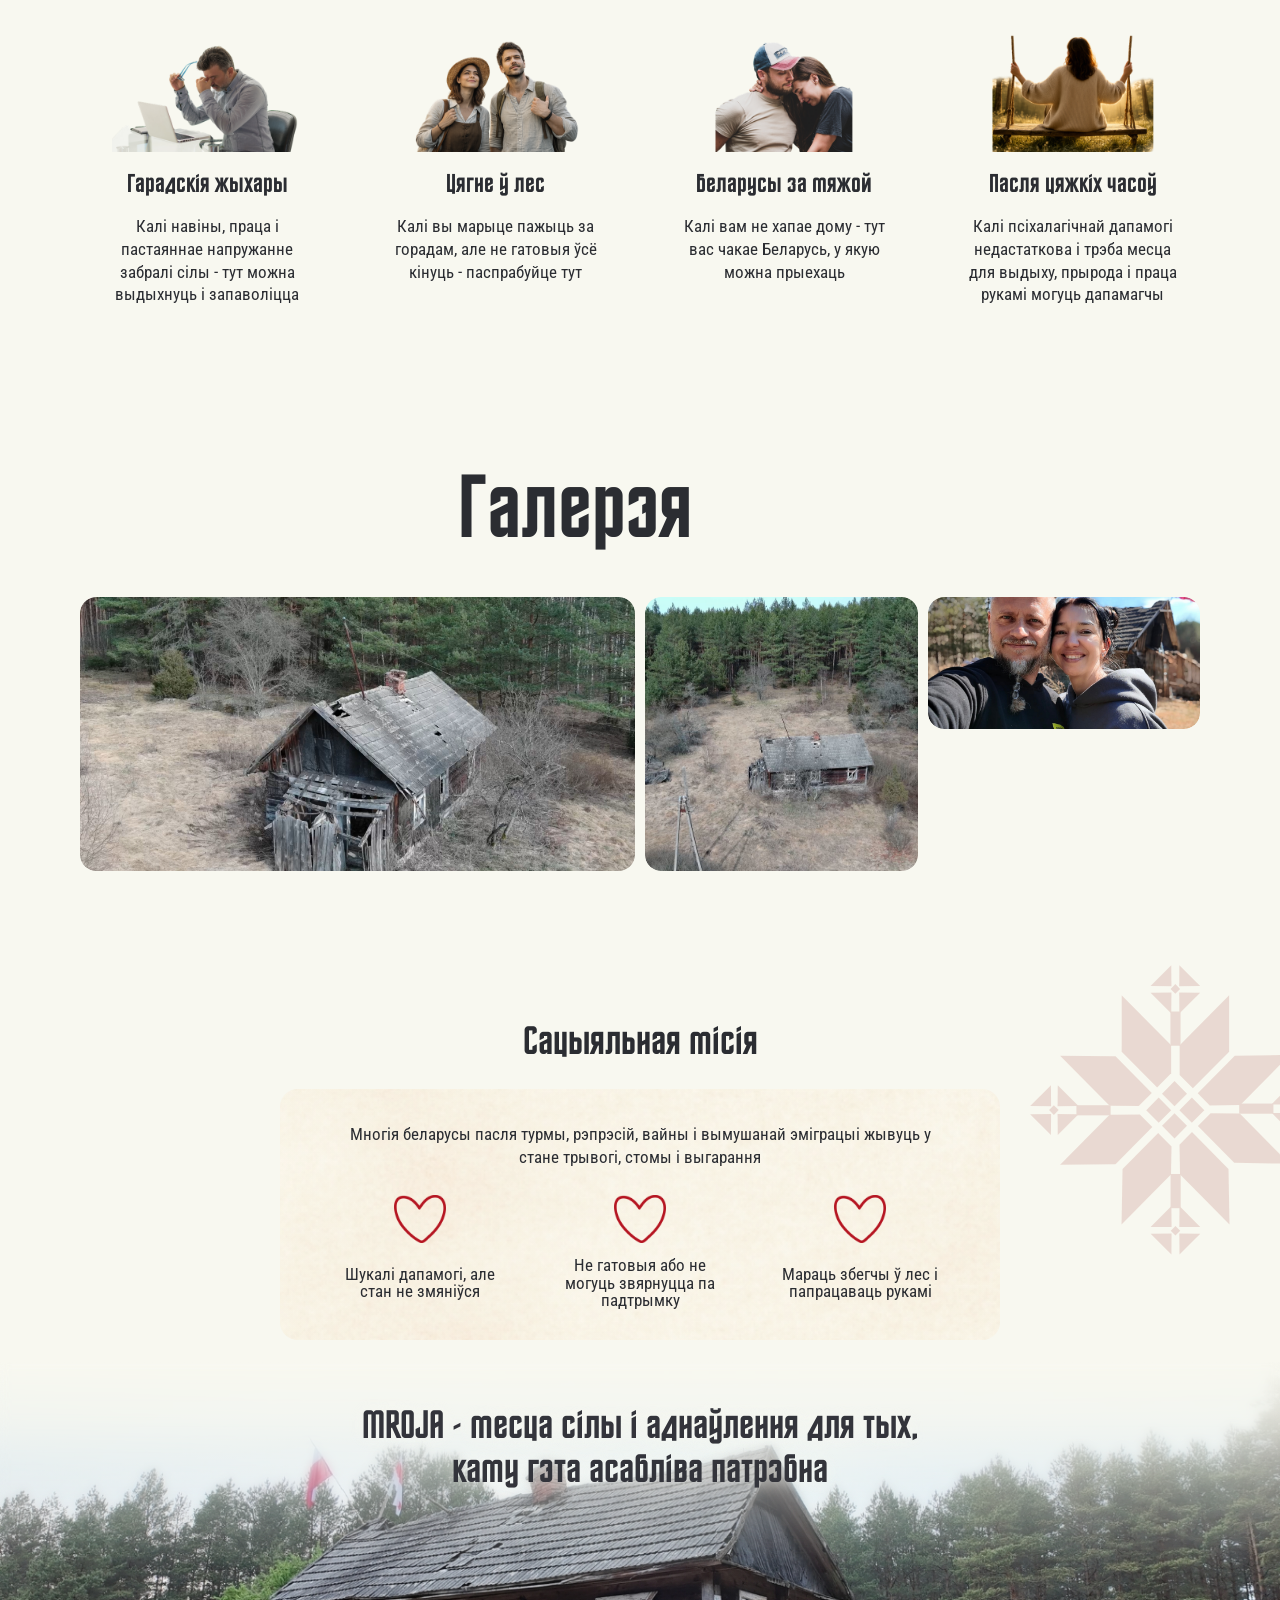
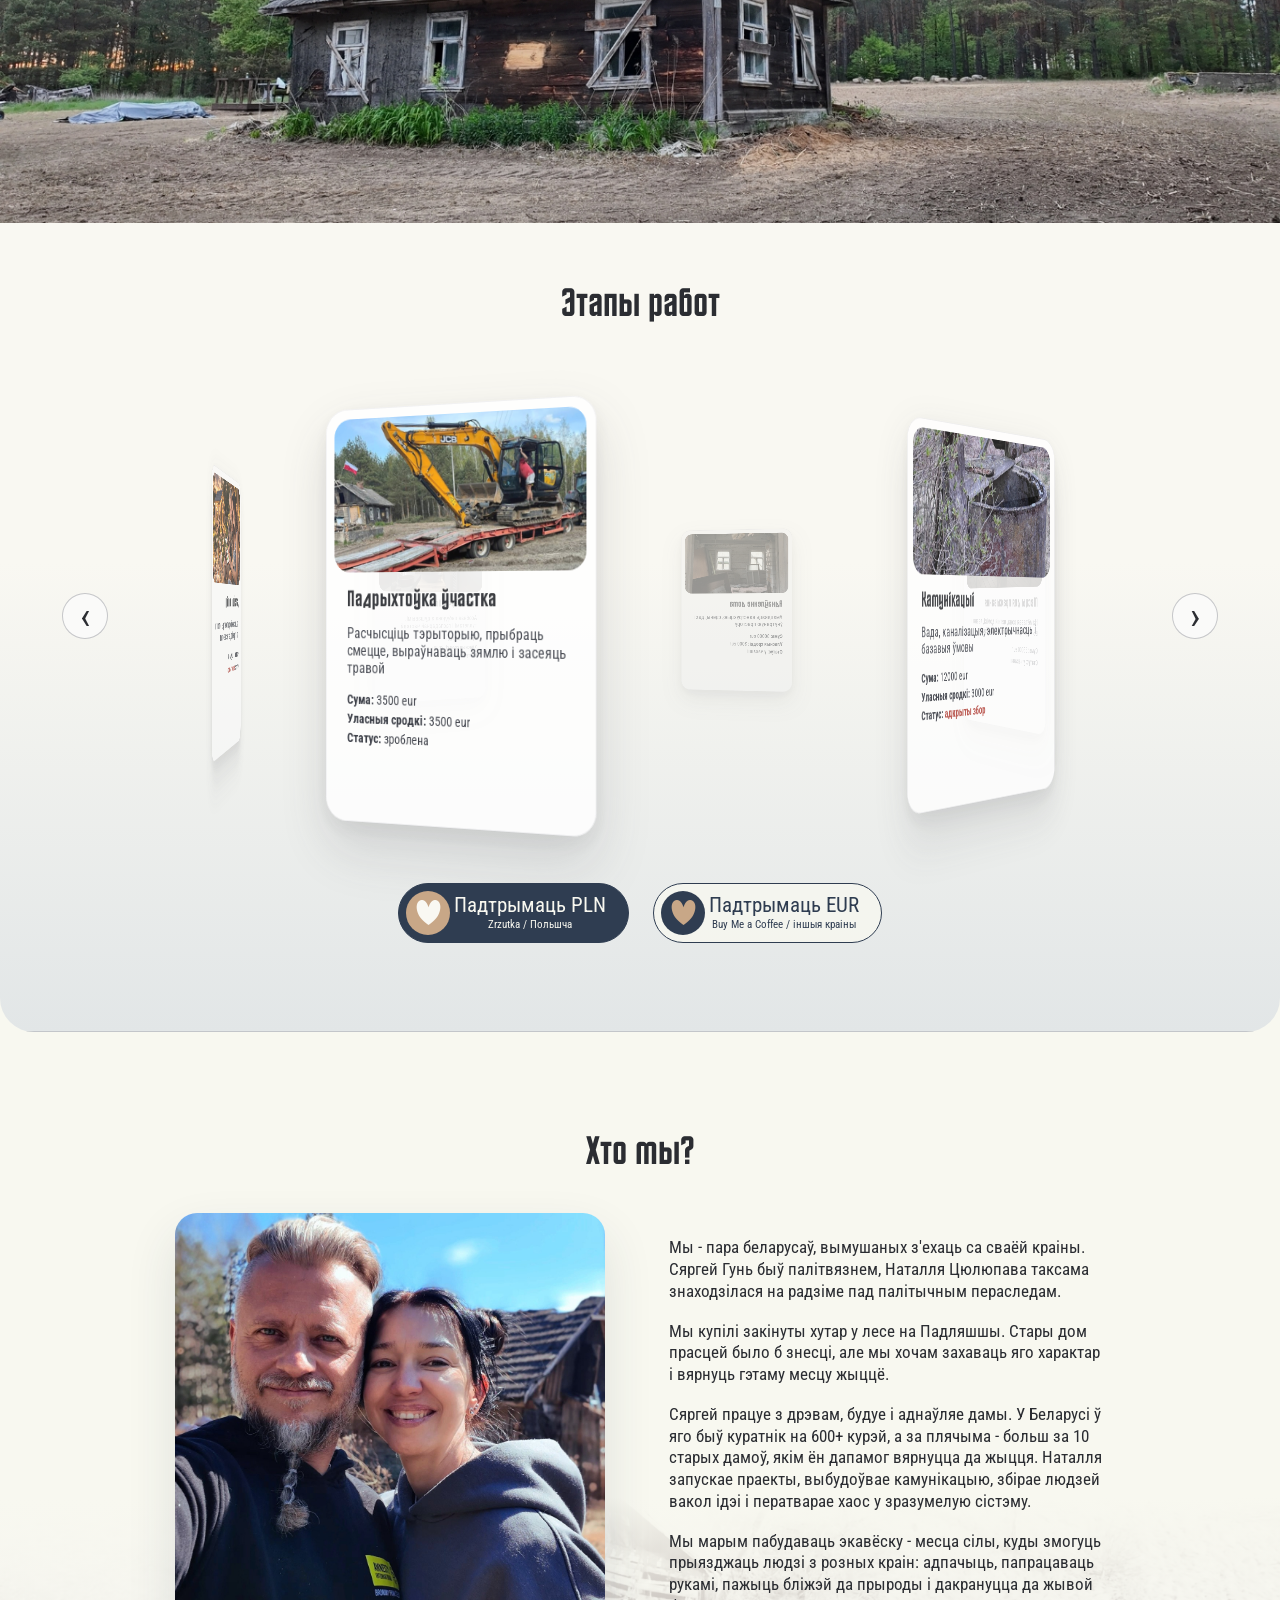
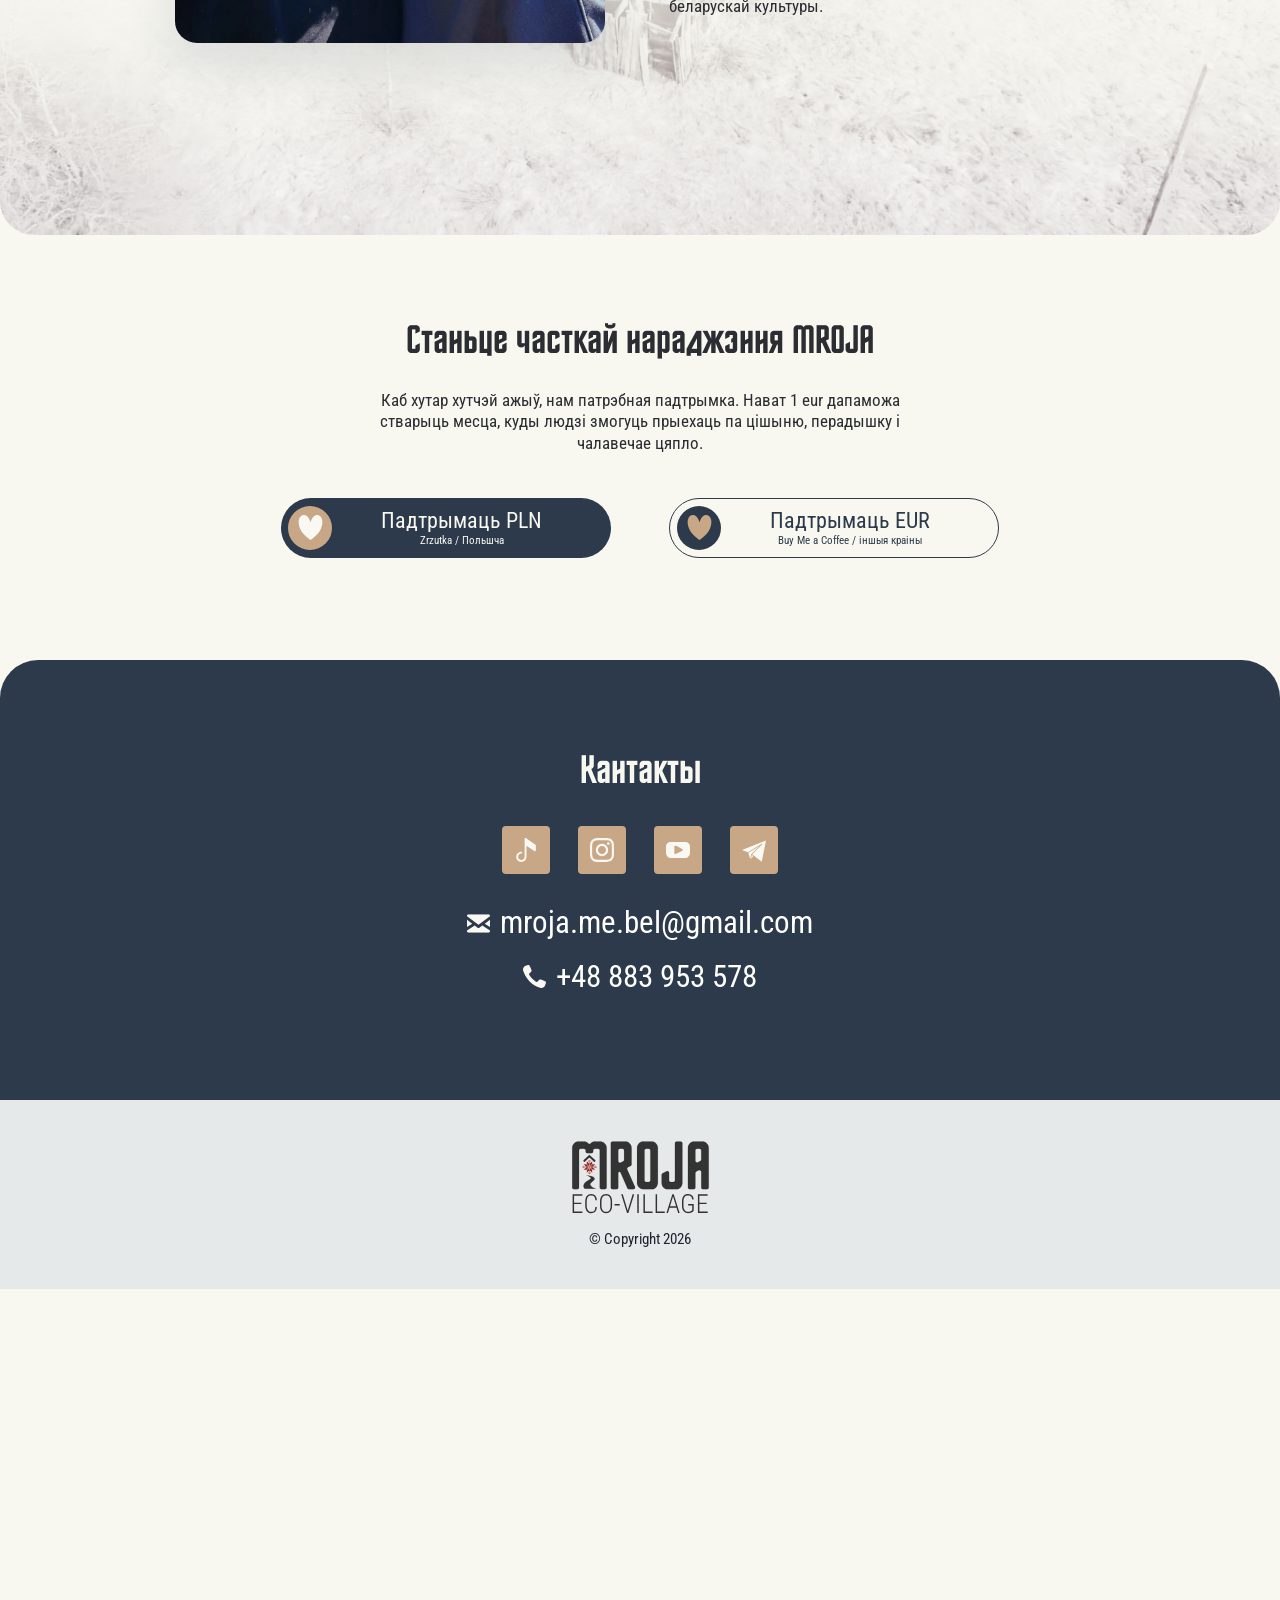
<file: by/index.html>
<!doctype html>
<html lang="be">
  <head>
    <meta charset="utf-8">
    <meta name="viewport" content="width=device-width, initial-scale=1, viewport-fit=cover">
    <meta name="theme-color" content="#050505">
    <meta name="mobile-web-app-capable" content="yes">
    <meta name="apple-mobile-web-app-capable" content="yes">
    <meta name="apple-mobile-web-app-status-bar-style" content="black-translucent">
    <title>Адраджаем закінуты хутар у лесе — MROJA</title>
    <meta
      name="description"
      content="MROJA — месца для тых, хто марыць вырвацца з горада: глэмпінг, простае жыццё, адраджэнне хутара, прырода і жывая беларуская культура."
    >
    <link rel="canonical" href="https://mroja.me/by/">
    <link rel="alternate" hreflang="en" href="https://mroja.me/">
    <link rel="alternate" hreflang="ru" href="https://mroja.me/ru/">
    <link rel="alternate" hreflang="be" href="https://mroja.me/by/">
    <link rel="alternate" hreflang="pl" href="https://mroja.me/pl/">
    <link rel="alternate" hreflang="x-default" href="https://mroja.me/">
    <meta property="og:title" content="Адраджаем закінуты хутар у лесе — MROJA">
    <meta
      property="og:description"
      content="Месца для тых, хто марыць вырвацца з горада: глэмпінг, простае жыццё, адраджэнне хутара, прырода і жывая беларуская культура."
    >
    <meta property="og:type" content="website">
    <meta property="og:url" content="https://mroja.me/by/">
    <meta property="og:image" content="https://mroja.me/assets/og-mroja.jpg">
    <meta name="twitter:card" content="summary_large_image">
    <meta name="twitter:title" content="Адраджаем закінуты хутар у лесе — MROJA">
    <meta
      name="twitter:description"
      content="Месца для тых, хто марыць вырвацца з горада: глэмпінг, простае жыццё, адраджэнне хутара, прырода і жывая беларуская культура."
    >
    <meta name="twitter:image" content="https://mroja.me/assets/og-mroja.jpg">
    <link rel="icon" href="../assets/M%20fivicon.svg" type="image/svg+xml">
    <link rel="shortcut icon" href="../assets/M%20fivicon.svg" type="image/svg+xml">
    <link rel="stylesheet" href="../styles.css?v=20260523-lightbox-track2">
    <script src="../i18n.js?v=20260523-lightbox-track2" defer></script>
    <script src="../script.js?v=20260523-lightbox-track2" defer></script>
  </head>
  <body>
    <nav class="mobile-glass-header" aria-label="Mobile language navigation">
      <a class="mobile-glass-logo" href="#top" aria-label="MROJA home">
        <img src="../assets/logo-mroja.svg" alt="MROJA Eco-Village">
      </a>
      <div class="mobile-language-switcher" aria-label="Choose language">
        <a class="mobile-lang-pill is-active" href="/" data-language-option="en">EN</a>
        <a class="mobile-lang-pill" href="/ru/" data-language-option="ru">RU</a>
        <a class="mobile-lang-pill" href="/by/" data-language-option="by">BY</a>
        <a class="mobile-lang-pill" href="/pl/" data-language-option="pl">PL</a>
      </div>
    </nav>
    <header class="site-header" aria-label="Главная навигация">
      <div class="header-inner">
        <a class="logo" href="#top" aria-label="MROJA, перейти к началу страницы">
          <img class="logo-dark" src="../assets/logo-mroja.svg" alt="MROJA Eco-Village">
          <img class="logo-yellow" src="../assets/LOGO%20MROJA%20Y.svg" alt="MROJA Eco-Village">
        </a>
        <a class="mobile-header-button" href="#join">Поддержать проект</a>
        <a class="mobile-contact-link" href="#contacts" aria-label="Контакты">
          <img src="../assets/contacts-icon.png" alt="" aria-hidden="true">
        </a>
        <nav class="nav" aria-label="Меню сайта">
          <a href="#about">Что такое MROJA</a>
          <a href="#stages">Этапы работ</a>
          <a href="#team">Кто мы</a>
          <a href="#contacts">Контакты</a>
          <span class="desktop-language-switcher" aria-label="Choose language">
            <a class="language-switch is-active" href="/" data-language-option="en">EN</a>
            <a class="language-switch" href="/ru/" data-language-option="ru">RU</a>
            <a class="language-switch" href="/by/" data-language-option="by">BY</a>
            <a class="language-switch" href="/pl/" data-language-option="pl">PL</a>
          </span>
        </nav>
        <a class="header-button" href="#join">Поддержать проект</a>
        <button class="menu-toggle" type="button" aria-label="Открыть меню" aria-expanded="false" aria-controls="mobile-menu" data-menu-toggle>
          <span></span>
          <span></span>
        </button>
      </div>
      <div class="mobile-menu" id="mobile-menu" aria-hidden="true" data-mobile-menu>
        <button class="mobile-menu-close" type="button" aria-label="Закрыть меню" data-menu-close></button>
        <nav class="mobile-menu-nav" aria-label="Мобильное меню">
          <a href="#about">Что такое MROJA</a>
          <a href="#stages">Этапы работ</a>
          <a href="#team">Кто мы</a>
          <a href="#join">Поддержать проект</a>
          <a href="#contacts">Контакты</a>
          <a href="/" data-language-option="en">EN</a>
          <a href="/ru/" data-language-option="ru">RU</a>
          <a href="/by/" data-language-option="by">BY</a>
          <a href="/pl/" data-language-option="pl">PL</a>
        </nav>
      </div>
    </header>

    <main id="top">
      <section class="hero" aria-labelledby="hero-title">
        <img class="hero-edge hero-edge-top" src="../assets/top-edge.svg" alt="" aria-hidden="true">
        <div class="hero-media">
          <video class="hero-video" autoplay muted loop playsinline webkit-playsinline preload="auto" poster="../assets/hero/hero-house-desktop.jpg" aria-hidden="true">
            <source src="../assets/hero/hero-hd.mp4?v=20260516-1404" type="video/mp4">
          </video>
          <button class="hero-play" type="button" aria-label="Запустить видео" data-hero-play></button>
          <div class="hero-overlay"></div>
        </div>
        <img class="hero-edge hero-edge-bottom" src="../assets/bottom-edge.svg?v=20260521-gallery-1" alt="" aria-hidden="true">
        <div class="hero-content-container">
          <div class="hero-content">
          <h1 id="hero-title">Восстанавливаем заброшенный хутор в лесу</h1>
          <p>
            <span class="hero-subtitle-desktop">
              <span class="hero-subtitle-line">Создаем экодеревню, где можно перезагрузиться,</span>
              <span class="hero-subtitle-line">отдохнуть от шума и присоединиться к перерождению этого места</span>
            </span>
            <span class="hero-subtitle-mobile">
              <span>Сделай первый шаг</span>
              <span>к несбывшейся мечте</span>
            </span>
          </p>
          <div class="hero-actions">
            <a class="button button-gold" href="#join"><span>Join us</span></a>
            <a class="button button-glass glass" href="#about"><span>Узнать подробнее</span></a>
          </div>
          </div>
        </div>
      </section>

      <section class="about-section" id="about" aria-labelledby="about-title">
        <img class="about-section-ornament" src="../assets/ornament-belarus.svg" alt="" aria-hidden="true">
        <div class="about-section-inner">
          <div class="section-heading about-section-heading">
            <h2 id="about-title">What is MROJA</h2>
            <p>Беларусь, у якую можна прыехаць</p>
          </div>
          <div class="about-section-grid">
            <article class="about-section-card">
              <img class="about-section-image" src="../assets/mroja-about-glamping.jpg" alt="">
              <div>
                <h3>Glamping</h3>
                <p>Tents, summer cabins, fire pit and simple amenities</p>
              </div>
            </article>
            <article class="about-section-card about-section-card-reverse">
              <img class="about-section-image" src="../assets/mroja-about-restoration.jpg" alt="">
              <div>
                <h3>Reviving the homestead</h3>
                <p>You can come, help with your hands and become part of this place's revival</p>
              </div>
            </article>
            <article class="about-section-card">
              <img class="about-section-image" src="../assets/mroja-about-forest.jpg" alt="">
              <div>
                <h3>Forest and nature</h3>
                <p>The homestead is surrounded by forest on all four sides - birch, pine and oak</p>
              </div>
            </article>
            <article class="about-section-card about-section-card-reverse">
              <img class="about-section-image" src="../assets/mroja-about-culture.jpg" alt="">
              <div>
                <h3>Village experience</h3>
                <p>Chop firewood, light a fire, collect eggs and earn rewards</p>
              </div>
            </article>
          </div>
        </div>
      </section>
      <section class="audience-section" id="audience" aria-labelledby="audience-title">
        <img class="audience-section-ornament audience-section-ornament-left" src="../assets/ornament-belarus.svg" alt="" aria-hidden="true">
        <img class="audience-section-ornament audience-section-ornament-right" src="../assets/ornament-rich.svg" alt="" aria-hidden="true">
        <div class="audience-section-inner">
          <div class="section-heading audience-section-heading">
            <h2 id="audience-title">Who chooses MROJA</h2>
            <p>For those who dream of escaping the city</p>
          </div>
          <div class="audience-slider" data-audience-slider>
            <button class="audience-arrow audience-arrow-prev" type="button" data-audience-prev aria-label="Previous audience card">
              <img src="../assets/button-icon-arrows.png" alt="" aria-hidden="true">
            </button>
            <div class="audience-viewport">
              <div class="audience-track" data-audience-track>
                <article class="audience-card">
                  <img src="../assets/audience-city.png" alt="">
                  <h3>City people</h3>
                  <p>If news, work and constant pressure drained you — here you can breathe and slow down</p>
                </article>
                <article class="audience-card">
                  <img src="../assets/audience-nature.png" alt="">
                  <h3>Drawn to the forest</h3>
                  <p>If you dream of life outside the city but cannot leave everything behind — try it here</p>
                </article>
                <article class="audience-card">
                  <img src="../assets/audience-emigration.png" alt="">
                  <h3>Belarusians abroad</h3>
                  <p>If you miss home — here is a Belarus you can actually come to</p>
                </article>
                <article class="audience-card">
                  <img src="../assets/audience-trauma.png" alt="">
                  <h3>After hard times</h3>
                  <p>If therapy is not enough and you need a place to breathe, nature and hands-on work can help</p>
                </article>
              </div>
            </div>
            <button class="audience-arrow audience-arrow-next" type="button" data-audience-next aria-label="Next audience card">
              <img src="../assets/button-icon-arrows.png" alt="" aria-hidden="true">
            </button>
          </div>
        </div>
      </section>
      <section class="gallery-section" id="gallery" aria-labelledby="gallery-title">
        <div class="gallery-section-inner">
          <div class="section-heading gallery-section-heading">
            <h2 id="gallery-title">Gallery</h2>
          </div>
          <div class="gallery-grid" data-gallery>
            <button class="gallery-item" type="button" data-gallery-item data-gallery-src="../assets/gallery/MROJA%201.jpg" aria-label="Open gallery photo 1"><img src="../assets/gallery/MROJA%201.jpg" alt="MROJA gallery photo 1" loading="eager" decoding="async"></button>
            <button class="gallery-item" type="button" data-gallery-item data-gallery-src="../assets/gallery/MROJA%202.jpg" aria-label="Open gallery photo 2"><img src="../assets/gallery/MROJA%202.jpg" alt="MROJA gallery photo 2" loading="eager" decoding="async"></button>
            <button class="gallery-item" type="button" data-gallery-item data-gallery-src="../assets/gallery/MROJA%203.jpg" aria-label="Open gallery photo 3"><img src="../assets/gallery/MROJA%203.jpg" alt="MROJA gallery photo 3" loading="eager" decoding="async"></button>
            <button class="gallery-item" type="button" data-gallery-item data-gallery-src="../assets/gallery/MROJA%204.jpg" aria-label="Open gallery photo 4"><img src="../assets/gallery/MROJA%204.jpg" alt="MROJA gallery photo 4" loading="lazy" decoding="async"></button>
            <button class="gallery-item" type="button" data-gallery-item data-gallery-src="../assets/gallery/MROJA%205.jpg" aria-label="Open gallery photo 5"><img src="../assets/gallery/MROJA%205.jpg" alt="MROJA gallery photo 5" loading="lazy" decoding="async"></button>
            <button class="gallery-item" type="button" data-gallery-item data-gallery-src="../assets/gallery/MROJA%206.jpg" aria-label="Open gallery photo 6"><img src="../assets/gallery/MROJA%206.jpg" alt="MROJA gallery photo 6" loading="lazy" decoding="async"></button>
            <button class="gallery-item" type="button" data-gallery-item data-gallery-src="../assets/gallery/MROJA%207.jpg" aria-label="Open gallery photo 7"><img src="../assets/gallery/MROJA%207.jpg" alt="MROJA gallery photo 7" loading="lazy" decoding="async"></button>
            <button class="gallery-item" type="button" data-gallery-item data-gallery-src="../assets/gallery/MROJA%208.jpg" aria-label="Open gallery photo 8"><img src="../assets/gallery/MROJA%208.jpg" alt="MROJA gallery photo 8" loading="lazy" decoding="async"></button>
            <button class="gallery-item" type="button" data-gallery-item data-gallery-src="../assets/gallery/MROJA%209.jpg" aria-label="Open gallery photo 9"><img src="../assets/gallery/MROJA%209.jpg" alt="MROJA gallery photo 9" loading="lazy" decoding="async"></button>
            <button class="gallery-item" type="button" data-gallery-item data-gallery-src="../assets/gallery/MROJA%2010.jpg" aria-label="Open gallery photo 10"><img src="../assets/gallery/MROJA%2010.jpg" alt="MROJA gallery photo 10" loading="lazy" decoding="async"></button>
            <button class="gallery-item" type="button" data-gallery-item data-gallery-src="../assets/gallery/MROJA%2011.jpg" aria-label="Open gallery photo 11"><img src="../assets/gallery/MROJA%2011.jpg" alt="MROJA gallery photo 11" loading="lazy" decoding="async"></button>
            <button class="gallery-item" type="button" data-gallery-item data-gallery-src="../assets/gallery/MROJA%2012.jpg" aria-label="Open gallery photo 12"><img src="../assets/gallery/MROJA%2012.jpg" alt="MROJA gallery photo 12" loading="lazy" decoding="async"></button>
            <button class="gallery-item" type="button" data-gallery-item data-gallery-src="../assets/gallery/MROJA%2013.jpg" aria-label="Open gallery photo 13"><img src="../assets/gallery/MROJA%2013.jpg" alt="MROJA gallery photo 13" loading="lazy" decoding="async"></button>
            <button class="gallery-item" type="button" data-gallery-item data-gallery-src="../assets/gallery/MROJA%2014.jpg" aria-label="Open gallery photo 14"><img src="../assets/gallery/MROJA%2014.jpg" alt="MROJA gallery photo 14" loading="lazy" decoding="async"></button>
            <button class="gallery-item" type="button" data-gallery-item data-gallery-src="../assets/gallery/MROJA%2015.jpg" aria-label="Open gallery photo 15"><img src="../assets/gallery/MROJA%2015.jpg" alt="MROJA gallery photo 15" loading="lazy" decoding="async"></button>
            <button class="gallery-item" type="button" data-gallery-item data-gallery-src="../assets/gallery/MROJA%2016.jpg" aria-label="Open gallery photo 16"><img src="../assets/gallery/MROJA%2016.jpg" alt="MROJA gallery photo 16" loading="lazy" decoding="async"></button>
            <button class="gallery-item" type="button" data-gallery-item data-gallery-src="../assets/gallery/MROJA%2017.jpg" aria-label="Open gallery photo 17"><img src="../assets/gallery/MROJA%2017.jpg" alt="MROJA gallery photo 17" loading="lazy" decoding="async"></button>
            <button class="gallery-item" type="button" data-gallery-item data-gallery-src="../assets/gallery/MROJA%2018.jpg" aria-label="Open gallery photo 18"><img src="../assets/gallery/MROJA%2018.jpg" alt="MROJA gallery photo 18" loading="lazy" decoding="async"></button>
            <button class="gallery-item" type="button" data-gallery-item data-gallery-src="../assets/gallery/MROJA%2019.jpg" aria-label="Open gallery photo 19"><img src="../assets/gallery/MROJA%2019.jpg" alt="MROJA gallery photo 19" loading="lazy" decoding="async"></button>
            <button class="gallery-item" type="button" data-gallery-item data-gallery-src="../assets/gallery/MROJA%2020.jpg" aria-label="Open gallery photo 20"><img src="../assets/gallery/MROJA%2020.jpg" alt="MROJA gallery photo 20" loading="lazy" decoding="async"></button>
            <button class="gallery-item" type="button" data-gallery-item data-gallery-src="../assets/gallery/MROJA%2021.jpg" aria-label="Open gallery photo 21"><img src="../assets/gallery/MROJA%2021.jpg" alt="MROJA gallery photo 21" loading="lazy" decoding="async"></button>
            <button class="gallery-item" type="button" data-gallery-item data-gallery-src="../assets/gallery/MROJA%2022.jpg" aria-label="Open gallery photo 22"><img src="../assets/gallery/MROJA%2022.jpg" alt="MROJA gallery photo 22" loading="lazy" decoding="async"></button>
            <button class="gallery-item" type="button" data-gallery-item data-gallery-src="../assets/gallery/MROJA%2023.jpg" aria-label="Open gallery photo 23"><img src="../assets/gallery/MROJA%2023.jpg" alt="MROJA gallery photo 23" loading="lazy" decoding="async"></button>
          </div>
        </div>
      </section>
      <div class="gallery-lightbox" data-gallery-lightbox hidden>
        <button class="gallery-lightbox-close" type="button" data-gallery-close aria-label="Close gallery">×</button>
        <button class="gallery-lightbox-arrow gallery-lightbox-prev" type="button" data-gallery-prev aria-label="Previous photo">‹</button>
        <img class="gallery-lightbox-image" data-gallery-image alt="">
        <button class="gallery-lightbox-arrow gallery-lightbox-next" type="button" data-gallery-next aria-label="Next photo">›</button>
      </div>

            <section class="mission-section" id="mission" aria-labelledby="mission-title">
        <img class="mission-section-ornament" src="../assets/ornament-rich.svg" alt="" aria-hidden="true">
        <div class="mission-section-inner">
          <div class="section-heading mission-section-heading">
            <h2 id="mission-title">Social mission</h2>
          </div>
          <div class="mission-card">
            <p class="mission-card-lead">Many Belarusians who have lived through prison, repression, war or forced emigration are dealing with anxiety, exhaustion and burnout</p>
            <div class="mission-points">
              <article>
                <img src="../assets/heart.png" alt="" aria-hidden="true">
                <h3>Sought help, but nothing changed</h3>
              </article>
              <article>
                <img src="../assets/heart.png" alt="" aria-hidden="true">
                <h3>Are not ready or able to ask for support</h3>
              </article>
              <article>
                <img src="../assets/heart.png" alt="" aria-hidden="true">
                <h3>Dream of escaping to the forest and working with their hands</h3>
              </article>
            </div>
          </div>
        </div>
        <div class="mission-visual">
          <p class="mission-accent">MROJA is a place of strength and recovery for those who need it most</p>
        </div>
      </section>
      <!-- SUPPORT SECTION: rebuild later -->
      <!-- WHO WE ARE SECTION: rebuild later -->
      <!-- CONTACTS SECTION: rebuild later -->
      <!-- FOOTER SECTION: rebuild later -->

            <section class="section restoration" id="stages" aria-labelledby="restoration-title">
        <div class="section-heading">
          <h2 id="restoration-title">Work stages</h2>
        </div>
        <div class="carousel" data-carousel aria-label="Work stages carousel">
          <button class="carousel-arrow carousel-arrow-prev" type="button" data-carousel-prev aria-label="Previous stage">‹</button>
          <div class="carousel-stage">
            <div class="carousel-track" data-carousel-track>
            <article class="restoration-card" data-card>
              <img src="../assets/stage-territory.jpg" alt="Site preparation">
              <div class="restoration-card-body">
                <h3>Site preparation</h3>
                <p>Clear the area, remove waste, level the ground and sow grass</p>
                <div class="stage-card-meta" aria-label="Stage details">
                  <span><strong>Amount:</strong> 3500 eur</span>
                  <span><strong>Own funds:</strong> 3500 eur</span>
                  <span><strong>Status:</strong> done</span>
                </div>
              </div>
            </article>
            <article class="restoration-card" data-card>
              <img src="../assets/stage-water.jpg" alt="Utilities">
              <div class="restoration-card-body">
                <h3>Utilities</h3>
                <p>Water, sewage, electricity and basic conditions</p>
                <div class="stage-card-meta" aria-label="Stage details">
                  <span><strong>Amount:</strong> 12000 eur</span>
                  <span><strong>Own funds:</strong> 3000 eur</span>
                  <span><strong>Status:</strong> <em>fundraising open</em></span>
                </div>
              </div>
            </article>
            <article class="restoration-card" data-card>
              <img src="../assets/stage-living.jpg" alt="Places to stay">
              <div class="restoration-card-body">
                <h3>Places to stay</h3>
                <p>Tent area, summer cabins and basic comfort for guests and volunteers</p>
                <div class="stage-card-meta" aria-label="Stage details">
                  <span><strong>Amount:</strong> 35000 eur</span>
                  <span><strong>Status:</strong> planned</span>
                </div>
              </div>
            </article>
            <article class="restoration-card" data-card>
              <img src="../assets/stage-conservation.jpg" alt="House restoration">
              <div class="restoration-card-body">
                <h3>House restoration</h3>
                <p>Strengthen the structure, walls, roof and interior space</p>
                <div class="stage-card-meta" aria-label="Stage details">
                  <span><strong>Amount:</strong> 30000 eur</span>
                  <span><strong>Own funds:</strong> 3000 eur</span>
                  <span><strong>Status:</strong> planned</span>
                </div>
              </div>
            </article>
            <article class="restoration-card" data-card>
              <img src="../assets/stage-comfort.jpg" alt="Utility block">
              <div class="restoration-card-body">
                <h3>Utility block</h3>
                <p>Separate building with showers, toilets and storage space</p>
                <div class="stage-card-meta" aria-label="Stage details">
                  <span><strong>Amount:</strong> 12000 eur</span>
                  <span><strong>Own funds:</strong> 3000 eur</span>
                  <span><strong>Status:</strong> planned</span>
                </div>
              </div>
            </article>
            <article class="restoration-card" data-card>
              <img src="../assets/stage-development.jpg" alt="Further development">
              <div class="restoration-card-body">
                <h3>Further development</h3>
                <p>Infrastructure, retreats, workshops and the quest app</p>
                <div class="stage-card-meta" aria-label="Stage details">
                  <span><strong>Format:</strong> 1 eur per month</span>
                  <span><strong>Status:</strong> <em>fundraising open</em></span>
                </div>
              </div>
            </article>
            </div>
          </div>
          <button class="carousel-arrow carousel-arrow-next" type="button" data-carousel-next aria-label="Next stage">›</button>
        </div>
        <div class="stage-support">
          <a class="stage-support-button stage-support-button-dark" href="https://zrzutka.pl/8hezg6" target="_blank" rel="noopener">
            <span class="stage-support-icon"><img src="../assets/Icon-heart-w.png" alt=""></span>
            <span class="stage-support-text"><strong>Support PLN</strong><small>Zrzutka / Poland</small></span>
          </a>
          <a class="stage-support-button stage-support-button-light" href="https://buymeacoffee.com/mroja" target="_blank" rel="noopener">
            <span class="stage-support-icon"><img src="../assets/Icon-heart-b.png" alt=""></span>
            <span class="stage-support-text"><strong>Support EUR</strong><small>Buy Me a Coffee / other countries</small></span>
          </a>
        </div>
      </section>

      <section class="about-us-section" id="team" aria-labelledby="team-title">
        <div class="about-us-inner">
          <h2 id="team-title">Кто мы?</h2>
          <div class="about-us-content">
            <img class="about-us-photo" src="../assets/mroja-p10-01-2096x1179.jpg" alt="Сергей Гунь и Наталья Тюлюпова">
            <div class="about-us-copy">
              <p>Мы — пара беларусов, вынужденных уехать из своей страны. Сергей Гунь был политзаключённым, Наталья Тюлюпова также находилась на родине под политическими преследованиями.</p>
              <p>Мы купили заброшенный хутор в лесу на Подляшье. Старый дом проще было бы снести, но мы хотим сохранить его характер и вернуть этому месту жизнь.</p>
              <p>Сергей работает с деревом, строит и восстанавливает дома. В Беларуси у него был курятник на 600+ кур, а за его плечами — более 10 старых домов, которым он помог вернуться к жизни. Наталья запускает проекты, выстраивает коммуникацию, собирает людей вокруг идеи и превращает хаос в понятную систему.</p>
              <p>Мы мечтаем построить экодеревню — место силы, куда смогут приезжать люди из разных стран: отдохнуть, поработать руками, пожить ближе к природе и прикоснуться к живой беларусской культуре.</p>
            </div>
          </div>
        </div>
      </section>

      <section class="join-section" id="join" aria-labelledby="join-title">
        <div class="join-inner">
          <h2 id="join-title">Станьте частью рождения MROJA</h2>
          <p>Чтобы хутор быстрее ожил, нам нужна поддержка. Даже 1 eur поможет создать место, куда люди смогут приехать за тишиной, передышкой и человеческим теплом.</p>
          <div class="join-actions" aria-label="Способы поддержки">
            <a class="donation-pill donation-pill-dark" href="https://zrzutka.pl/2du5rd" target="_blank" rel="noopener">
              <span class="donation-pill-icon"><img src="../assets/Icon-heart-w.png" alt=""></span>
              <span class="donation-pill-text"><strong>Поддержать PLN</strong><small>Zrzutka / Польша</small></span>
            </a>
            <a class="donation-pill donation-pill-light" href="https://buymeacoffee.com/mroja/membership" target="_blank" rel="noopener">
              <span class="donation-pill-icon"><img src="../assets/Icon-heart-b.png" alt=""></span>
              <span class="donation-pill-text"><strong>Поддержать EUR</strong><small>Buy Me a Coffee / другие страны</small></span>
            </a>
          </div>
        </div>
      </section>

      <section class="contacts-section" id="contacts" aria-labelledby="contacts-title">
        <div class="contacts-inner">
          <h2 id="contacts-title">Контакты</h2>
          <div class="contacts-social" aria-label="Социальные сети MROJA">
            <a href="https://www.tiktok.com/@mroja.me" target="_blank" rel="noopener" aria-label="TikTok"><img src="../assets/Icon-tt.svg" alt=""></a>
            <a href="https://www.instagram.com/mroja.me" target="_blank" rel="noopener" aria-label="Instagram"><img src="../assets/Icon-insta.svg" alt=""></a>
            <a href="https://www.youtube.com/@MROJA-ME" target="_blank" rel="noopener" aria-label="YouTube"><img src="../assets/Icon-yt.svg" alt=""></a>
            <a href="https://t.me/mroja_me" target="_blank" rel="noopener" aria-label="Telegram"><img src="../assets/Icon-tg.svg" alt=""></a>
          </div>
          <address class="contacts-lines">
            <a href="mailto:mroja.me.bel@gmail.com"><img src="../assets/Icon-mail.svg" alt=""> mroja.me.bel@gmail.com</a>
            <a href="tel:+48883953578"><img src="../assets/Icon-tel.svg" alt=""> +48 883 953 578</a>
            <small>(WhatsApp, Signal, Telegram)</small>
          </address>
        </div>
      </section>

      <section class="copyright-section" aria-label="Copyright">
        <img src="../assets/logo-mroja.svg" alt="MROJA Eco-Village">
        <p>© Copyright 2026</p>
      </section>

    </main>
    <div class="mobile-fixed-support" aria-label="Support MROJA">
      <a class="mobile-support-pill mobile-support-pill-primary" href="https://zrzutka.pl/2du5rd" target="_blank" rel="noopener">
        <span>Поддержать PLN</span>
        <small>Zrzutka / Польша</small>
      </a>
      <a class="mobile-support-pill mobile-support-pill-light" href="https://buymeacoffee.com/mroja/membership" target="_blank" rel="noopener">
        <span>Падтрымаць EUR</span>
        <small>Buy Me a Coffee / другие страны</small>
      </a>
    </div>
  </body>
</html>
</file>
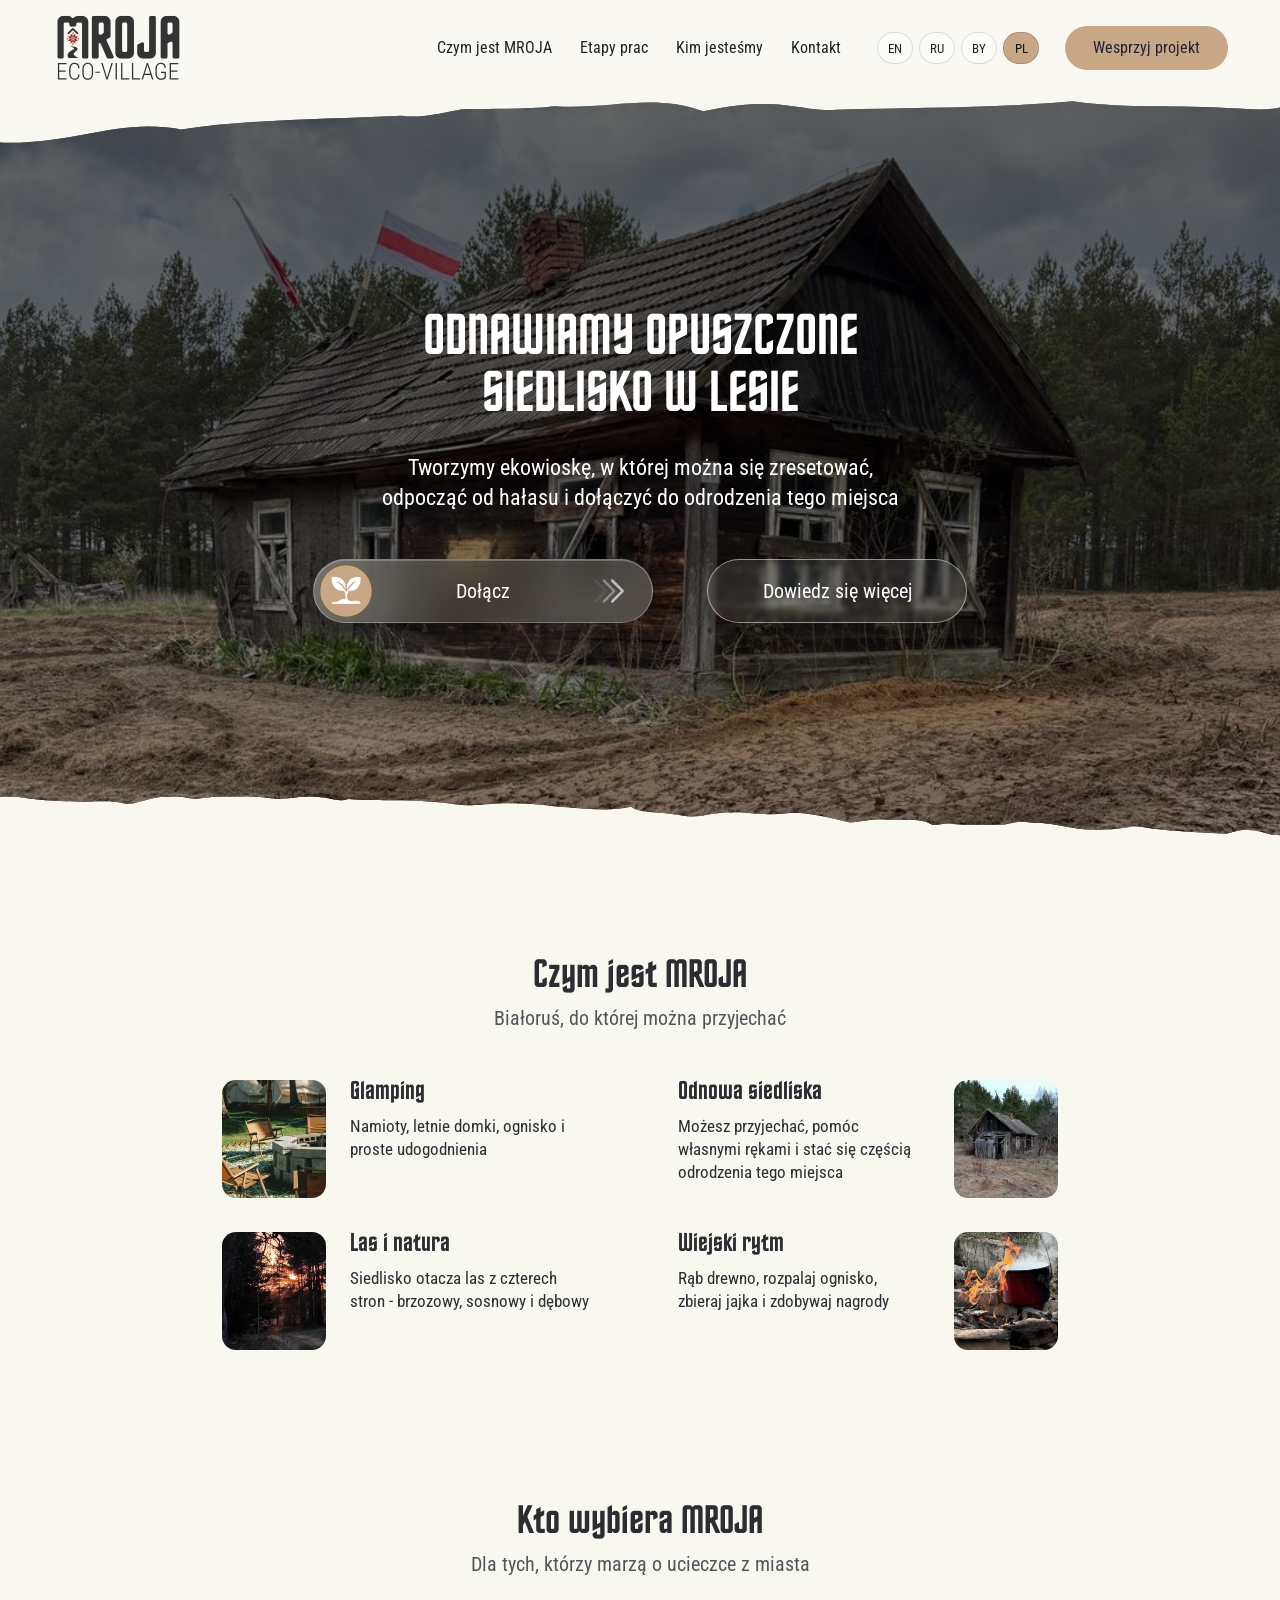
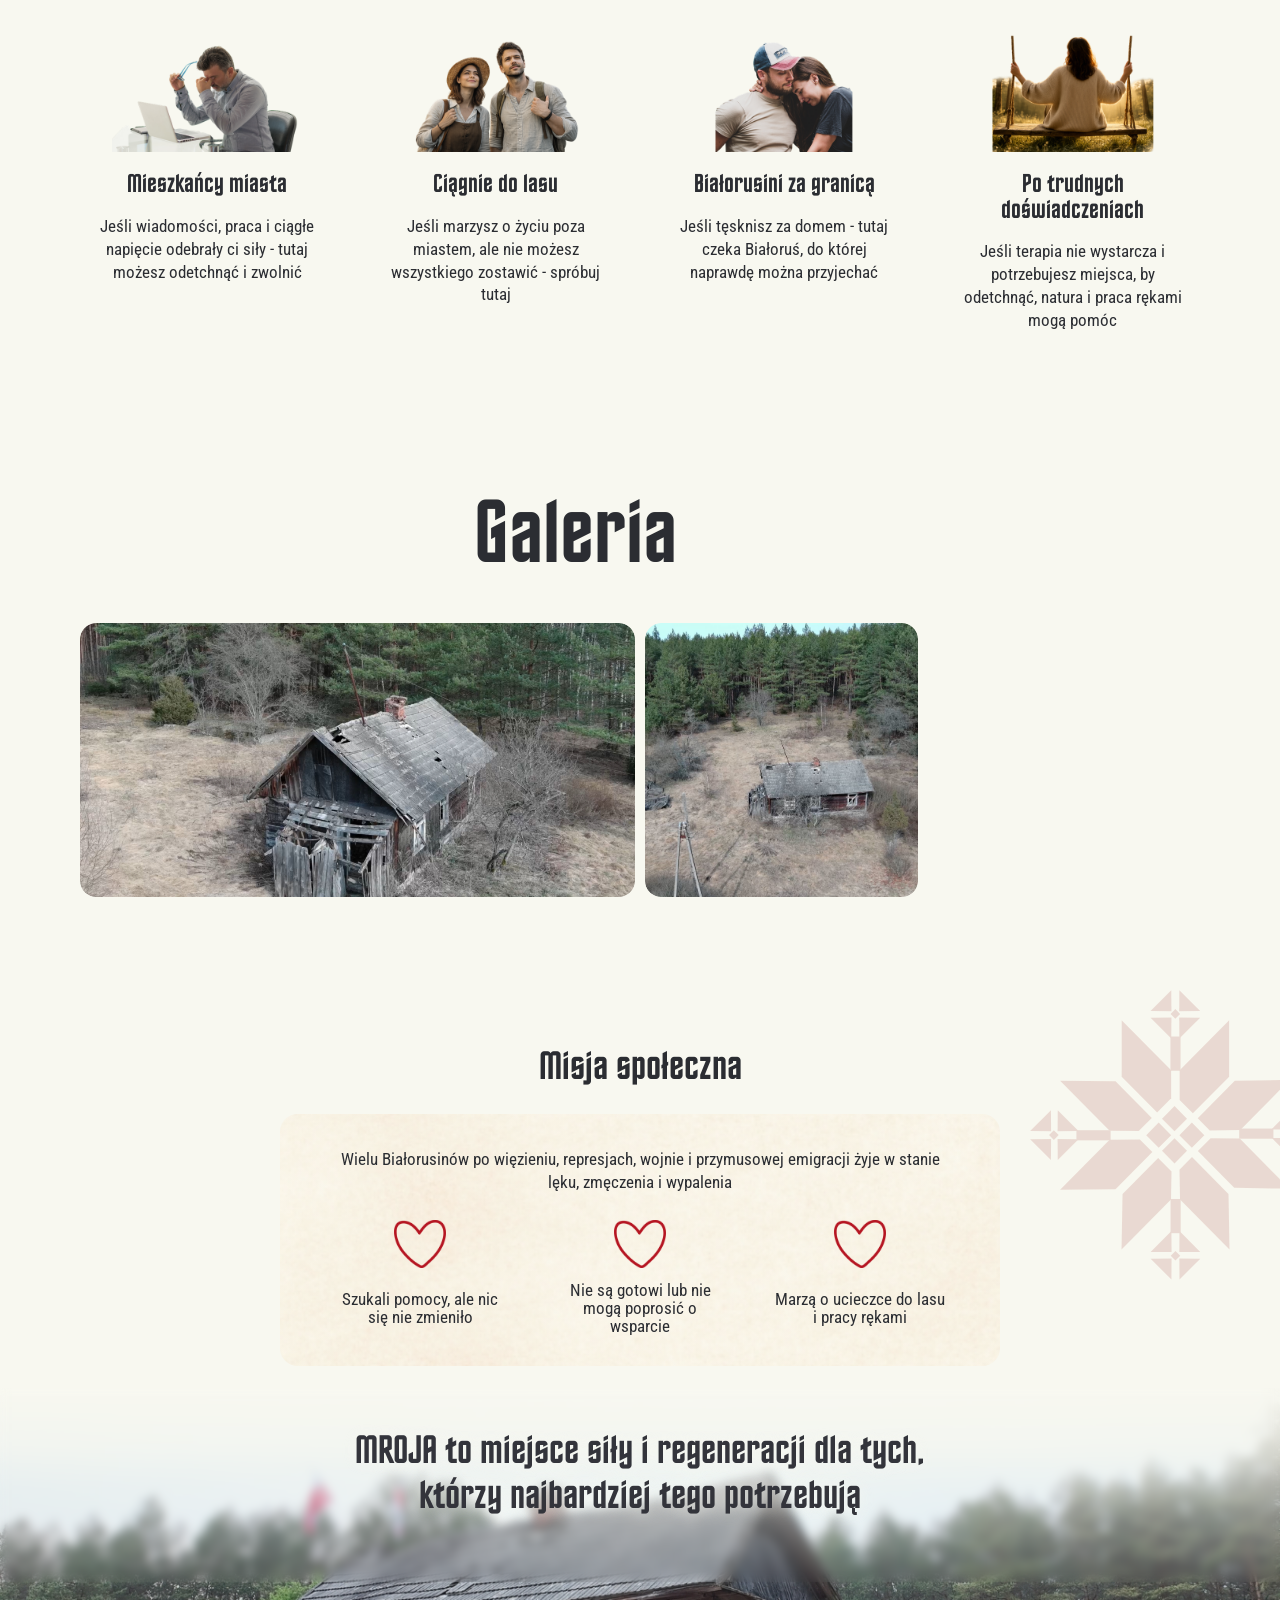
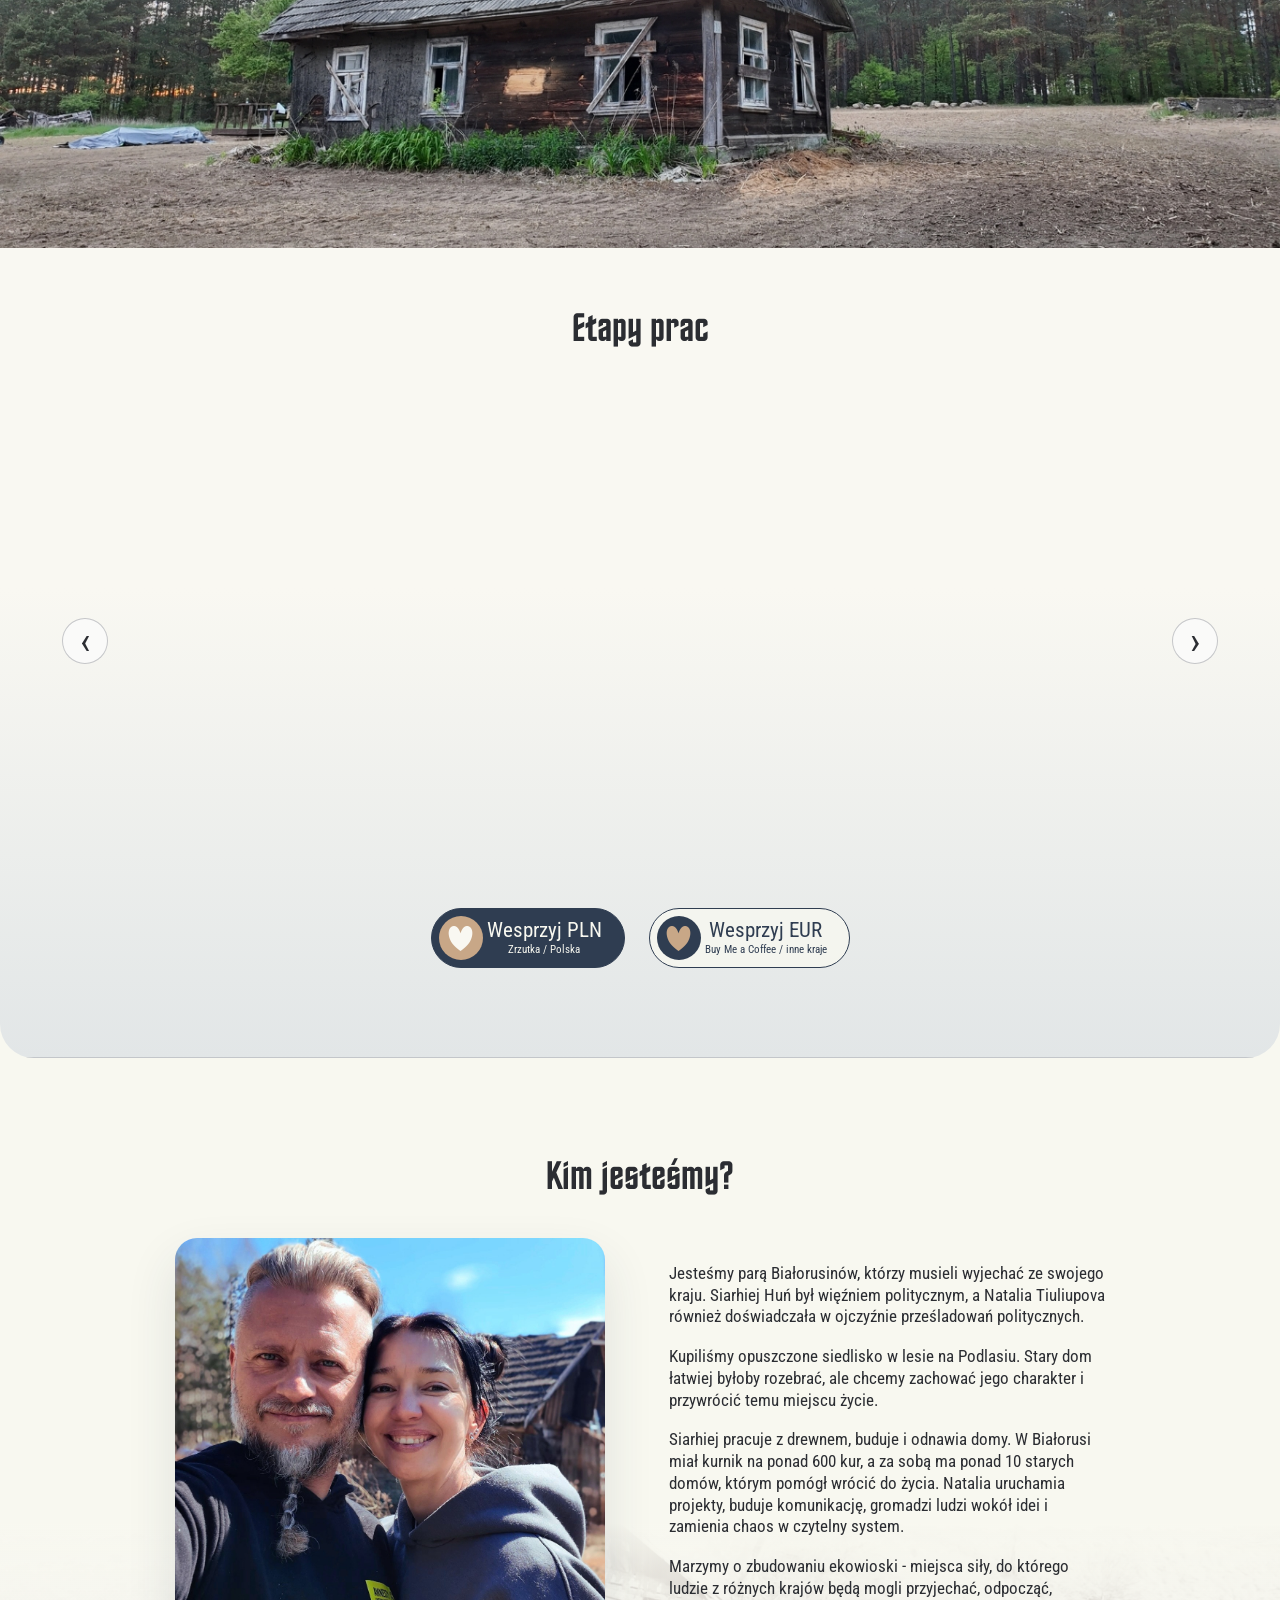
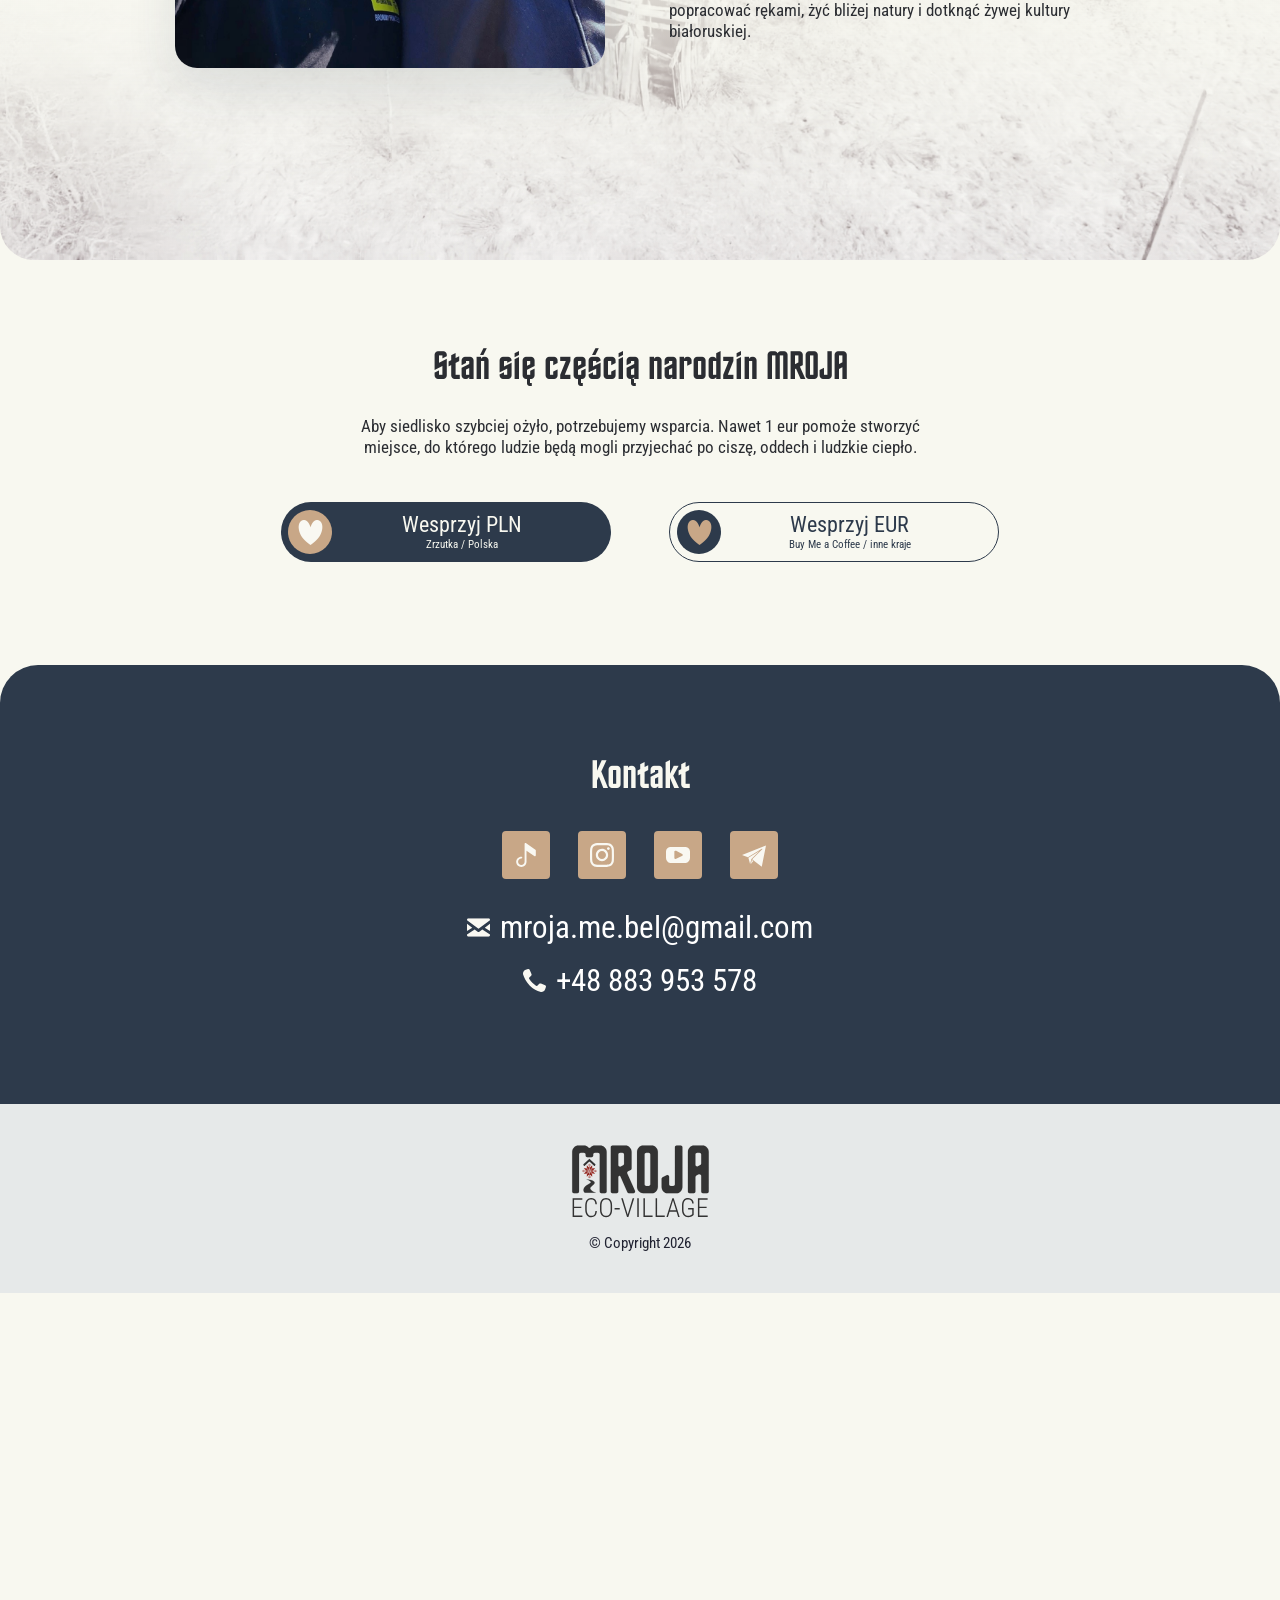
<file: pl/index.html>
<!doctype html>
<html lang="pl">
  <head>
    <meta charset="utf-8">
    <meta name="viewport" content="width=device-width, initial-scale=1, viewport-fit=cover">
    <meta name="theme-color" content="#050505">
    <meta name="mobile-web-app-capable" content="yes">
    <meta name="apple-mobile-web-app-capable" content="yes">
    <meta name="apple-mobile-web-app-status-bar-style" content="black-translucent">
    <title>Odnawiamy opuszczone siedlisko w lesie — MROJA</title>
    <meta
      name="description"
      content="MROJA to miejsce dla tych, którzy marzą o ucieczce z miasta: glamping, proste życie, odnowa starego siedliska, natura i żywa białoruska kultura."
    >
    <link rel="canonical" href="https://mroja.me/pl/">
    <link rel="alternate" hreflang="en" href="https://mroja.me/">
    <link rel="alternate" hreflang="ru" href="https://mroja.me/ru/">
    <link rel="alternate" hreflang="be" href="https://mroja.me/by/">
    <link rel="alternate" hreflang="pl" href="https://mroja.me/pl/">
    <link rel="alternate" hreflang="x-default" href="https://mroja.me/">
    <meta property="og:title" content="Odnawiamy opuszczone siedlisko w lesie — MROJA">
    <meta
      property="og:description"
      content="Miejsce dla tych, którzy marzą o ucieczce z miasta: glamping, proste życie, odnowa starego siedliska, natura i żywa białoruska kultura."
    >
    <meta property="og:type" content="website">
    <meta property="og:url" content="https://mroja.me/pl/">
    <meta property="og:image" content="https://mroja.me/assets/og-mroja.jpg">
    <meta name="twitter:card" content="summary_large_image">
    <meta name="twitter:title" content="Odnawiamy opuszczone siedlisko w lesie — MROJA">
    <meta
      name="twitter:description"
      content="Miejsce dla tych, którzy marzą o ucieczce z miasta: glamping, proste życie, odnowa starego siedliska, natura i żywa białoruska kultura."
    >
    <meta name="twitter:image" content="https://mroja.me/assets/og-mroja.jpg">
    <link rel="icon" href="../assets/M%20fivicon.svg" type="image/svg+xml">
    <link rel="shortcut icon" href="../assets/M%20fivicon.svg" type="image/svg+xml">
    <link rel="stylesheet" href="../styles.css?v=20260523-lightbox-track2">
    <script src="../i18n.js?v=20260523-lightbox-track2" defer></script>
    <script src="../script.js?v=20260523-lightbox-track2" defer></script>
  </head>
  <body>
    <nav class="mobile-glass-header" aria-label="Mobile language navigation">
      <a class="mobile-glass-logo" href="#top" aria-label="MROJA home">
        <img src="../assets/logo-mroja.svg" alt="MROJA Eco-Village">
      </a>
      <div class="mobile-language-switcher" aria-label="Choose language">
        <a class="mobile-lang-pill is-active" href="/" data-language-option="en">EN</a>
        <a class="mobile-lang-pill" href="/ru/" data-language-option="ru">RU</a>
        <a class="mobile-lang-pill" href="/by/" data-language-option="by">BY</a>
        <a class="mobile-lang-pill" href="/pl/" data-language-option="pl">PL</a>
      </div>
    </nav>
    <header class="site-header" aria-label="Главная навигация">
      <div class="header-inner">
        <a class="logo" href="#top" aria-label="MROJA, перейти к началу страницы">
          <img class="logo-dark" src="../assets/logo-mroja.svg" alt="MROJA Eco-Village">
          <img class="logo-yellow" src="../assets/LOGO%20MROJA%20Y.svg" alt="MROJA Eco-Village">
        </a>
        <a class="mobile-header-button" href="#join">Поддержать проект</a>
        <a class="mobile-contact-link" href="#contacts" aria-label="Контакты">
          <img src="../assets/contacts-icon.png" alt="" aria-hidden="true">
        </a>
        <nav class="nav" aria-label="Меню сайта">
          <a href="#about">Что такое MROJA</a>
          <a href="#stages">Этапы работ</a>
          <a href="#team">Кто мы</a>
          <a href="#contacts">Контакты</a>
          <span class="desktop-language-switcher" aria-label="Choose language">
            <a class="language-switch is-active" href="/" data-language-option="en">EN</a>
            <a class="language-switch" href="/ru/" data-language-option="ru">RU</a>
            <a class="language-switch" href="/by/" data-language-option="by">BY</a>
            <a class="language-switch" href="/pl/" data-language-option="pl">PL</a>
          </span>
        </nav>
        <a class="header-button" href="#join">Поддержать проект</a>
        <button class="menu-toggle" type="button" aria-label="Открыть меню" aria-expanded="false" aria-controls="mobile-menu" data-menu-toggle>
          <span></span>
          <span></span>
        </button>
      </div>
      <div class="mobile-menu" id="mobile-menu" aria-hidden="true" data-mobile-menu>
        <button class="mobile-menu-close" type="button" aria-label="Закрыть меню" data-menu-close></button>
        <nav class="mobile-menu-nav" aria-label="Мобильное меню">
          <a href="#about">Что такое MROJA</a>
          <a href="#stages">Этапы работ</a>
          <a href="#team">Кто мы</a>
          <a href="#join">Поддержать проект</a>
          <a href="#contacts">Контакты</a>
          <a href="/" data-language-option="en">EN</a>
          <a href="/ru/" data-language-option="ru">RU</a>
          <a href="/by/" data-language-option="by">BY</a>
          <a href="/pl/" data-language-option="pl">PL</a>
        </nav>
      </div>
    </header>

    <main id="top">
      <section class="hero" aria-labelledby="hero-title">
        <img class="hero-edge hero-edge-top" src="../assets/top-edge.svg" alt="" aria-hidden="true">
        <div class="hero-media">
          <video class="hero-video" autoplay muted loop playsinline webkit-playsinline preload="auto" poster="../assets/hero/hero-house-desktop.jpg" aria-hidden="true">
            <source src="../assets/hero/hero-hd.mp4?v=20260516-1404" type="video/mp4">
          </video>
          <button class="hero-play" type="button" aria-label="Запустить видео" data-hero-play></button>
          <div class="hero-overlay"></div>
        </div>
        <img class="hero-edge hero-edge-bottom" src="../assets/bottom-edge.svg?v=20260521-gallery-1" alt="" aria-hidden="true">
        <div class="hero-content-container">
          <div class="hero-content">
          <h1 id="hero-title">Восстанавливаем заброшенный хутор в лесу</h1>
          <p>
            <span class="hero-subtitle-desktop">
              <span class="hero-subtitle-line">Создаем экодеревню, где можно перезагрузиться,</span>
              <span class="hero-subtitle-line">отдохнуть от шума и присоединиться к перерождению этого места</span>
            </span>
            <span class="hero-subtitle-mobile">
              <span>Сделай первый шаг</span>
              <span>к несбывшейся мечте</span>
            </span>
          </p>
          <div class="hero-actions">
            <a class="button button-gold" href="#join"><span>Join us</span></a>
            <a class="button button-glass glass" href="#about"><span>Узнать подробнее</span></a>
          </div>
          </div>
        </div>
      </section>

      <section class="about-section" id="about" aria-labelledby="about-title">
        <img class="about-section-ornament" src="../assets/ornament-belarus.svg" alt="" aria-hidden="true">
        <div class="about-section-inner">
          <div class="section-heading about-section-heading">
            <h2 id="about-title">What is MROJA</h2>
            <p>Białoruś, do której można przyjechać</p>
          </div>
          <div class="about-section-grid">
            <article class="about-section-card">
              <img class="about-section-image" src="../assets/mroja-about-glamping.jpg" alt="">
              <div>
                <h3>Glamping</h3>
                <p>Tents, summer cabins, fire pit and simple amenities</p>
              </div>
            </article>
            <article class="about-section-card about-section-card-reverse">
              <img class="about-section-image" src="../assets/mroja-about-restoration.jpg" alt="">
              <div>
                <h3>Reviving the homestead</h3>
                <p>You can come, help with your hands and become part of this place's revival</p>
              </div>
            </article>
            <article class="about-section-card">
              <img class="about-section-image" src="../assets/mroja-about-forest.jpg" alt="">
              <div>
                <h3>Forest and nature</h3>
                <p>The homestead is surrounded by forest on all four sides - birch, pine and oak</p>
              </div>
            </article>
            <article class="about-section-card about-section-card-reverse">
              <img class="about-section-image" src="../assets/mroja-about-culture.jpg" alt="">
              <div>
                <h3>Village experience</h3>
                <p>Chop firewood, light a fire, collect eggs and earn rewards</p>
              </div>
            </article>
          </div>
        </div>
      </section>
      <section class="audience-section" id="audience" aria-labelledby="audience-title">
        <img class="audience-section-ornament audience-section-ornament-left" src="../assets/ornament-belarus.svg" alt="" aria-hidden="true">
        <img class="audience-section-ornament audience-section-ornament-right" src="../assets/ornament-rich.svg" alt="" aria-hidden="true">
        <div class="audience-section-inner">
          <div class="section-heading audience-section-heading">
            <h2 id="audience-title">Who chooses MROJA</h2>
            <p>For those who dream of escaping the city</p>
          </div>
          <div class="audience-slider" data-audience-slider>
            <button class="audience-arrow audience-arrow-prev" type="button" data-audience-prev aria-label="Previous audience card">
              <img src="../assets/button-icon-arrows.png" alt="" aria-hidden="true">
            </button>
            <div class="audience-viewport">
              <div class="audience-track" data-audience-track>
                <article class="audience-card">
                  <img src="../assets/audience-city.png" alt="">
                  <h3>City people</h3>
                  <p>If news, work and constant pressure drained you — here you can breathe and slow down</p>
                </article>
                <article class="audience-card">
                  <img src="../assets/audience-nature.png" alt="">
                  <h3>Drawn to the forest</h3>
                  <p>If you dream of life outside the city but cannot leave everything behind — try it here</p>
                </article>
                <article class="audience-card">
                  <img src="../assets/audience-emigration.png" alt="">
                  <h3>Belarusians abroad</h3>
                  <p>If you miss home — here is a Belarus you can actually come to</p>
                </article>
                <article class="audience-card">
                  <img src="../assets/audience-trauma.png" alt="">
                  <h3>After hard times</h3>
                  <p>If therapy is not enough and you need a place to breathe, nature and hands-on work can help</p>
                </article>
              </div>
            </div>
            <button class="audience-arrow audience-arrow-next" type="button" data-audience-next aria-label="Next audience card">
              <img src="../assets/button-icon-arrows.png" alt="" aria-hidden="true">
            </button>
          </div>
        </div>
      </section>
      <section class="gallery-section" id="gallery" aria-labelledby="gallery-title">
        <div class="gallery-section-inner">
          <div class="section-heading gallery-section-heading">
            <h2 id="gallery-title">Gallery</h2>
          </div>
          <div class="gallery-grid" data-gallery>
            <button class="gallery-item" type="button" data-gallery-item data-gallery-src="../assets/gallery/MROJA%201.jpg" aria-label="Open gallery photo 1"><img src="../assets/gallery/MROJA%201.jpg" alt="MROJA gallery photo 1" loading="eager" decoding="async"></button>
            <button class="gallery-item" type="button" data-gallery-item data-gallery-src="../assets/gallery/MROJA%202.jpg" aria-label="Open gallery photo 2"><img src="../assets/gallery/MROJA%202.jpg" alt="MROJA gallery photo 2" loading="eager" decoding="async"></button>
            <button class="gallery-item" type="button" data-gallery-item data-gallery-src="../assets/gallery/MROJA%203.jpg" aria-label="Open gallery photo 3"><img src="../assets/gallery/MROJA%203.jpg" alt="MROJA gallery photo 3" loading="eager" decoding="async"></button>
            <button class="gallery-item" type="button" data-gallery-item data-gallery-src="../assets/gallery/MROJA%204.jpg" aria-label="Open gallery photo 4"><img src="../assets/gallery/MROJA%204.jpg" alt="MROJA gallery photo 4" loading="lazy" decoding="async"></button>
            <button class="gallery-item" type="button" data-gallery-item data-gallery-src="../assets/gallery/MROJA%205.jpg" aria-label="Open gallery photo 5"><img src="../assets/gallery/MROJA%205.jpg" alt="MROJA gallery photo 5" loading="lazy" decoding="async"></button>
            <button class="gallery-item" type="button" data-gallery-item data-gallery-src="../assets/gallery/MROJA%206.jpg" aria-label="Open gallery photo 6"><img src="../assets/gallery/MROJA%206.jpg" alt="MROJA gallery photo 6" loading="lazy" decoding="async"></button>
            <button class="gallery-item" type="button" data-gallery-item data-gallery-src="../assets/gallery/MROJA%207.jpg" aria-label="Open gallery photo 7"><img src="../assets/gallery/MROJA%207.jpg" alt="MROJA gallery photo 7" loading="lazy" decoding="async"></button>
            <button class="gallery-item" type="button" data-gallery-item data-gallery-src="../assets/gallery/MROJA%208.jpg" aria-label="Open gallery photo 8"><img src="../assets/gallery/MROJA%208.jpg" alt="MROJA gallery photo 8" loading="lazy" decoding="async"></button>
            <button class="gallery-item" type="button" data-gallery-item data-gallery-src="../assets/gallery/MROJA%209.jpg" aria-label="Open gallery photo 9"><img src="../assets/gallery/MROJA%209.jpg" alt="MROJA gallery photo 9" loading="lazy" decoding="async"></button>
            <button class="gallery-item" type="button" data-gallery-item data-gallery-src="../assets/gallery/MROJA%2010.jpg" aria-label="Open gallery photo 10"><img src="../assets/gallery/MROJA%2010.jpg" alt="MROJA gallery photo 10" loading="lazy" decoding="async"></button>
            <button class="gallery-item" type="button" data-gallery-item data-gallery-src="../assets/gallery/MROJA%2011.jpg" aria-label="Open gallery photo 11"><img src="../assets/gallery/MROJA%2011.jpg" alt="MROJA gallery photo 11" loading="lazy" decoding="async"></button>
            <button class="gallery-item" type="button" data-gallery-item data-gallery-src="../assets/gallery/MROJA%2012.jpg" aria-label="Open gallery photo 12"><img src="../assets/gallery/MROJA%2012.jpg" alt="MROJA gallery photo 12" loading="lazy" decoding="async"></button>
            <button class="gallery-item" type="button" data-gallery-item data-gallery-src="../assets/gallery/MROJA%2013.jpg" aria-label="Open gallery photo 13"><img src="../assets/gallery/MROJA%2013.jpg" alt="MROJA gallery photo 13" loading="lazy" decoding="async"></button>
            <button class="gallery-item" type="button" data-gallery-item data-gallery-src="../assets/gallery/MROJA%2014.jpg" aria-label="Open gallery photo 14"><img src="../assets/gallery/MROJA%2014.jpg" alt="MROJA gallery photo 14" loading="lazy" decoding="async"></button>
            <button class="gallery-item" type="button" data-gallery-item data-gallery-src="../assets/gallery/MROJA%2015.jpg" aria-label="Open gallery photo 15"><img src="../assets/gallery/MROJA%2015.jpg" alt="MROJA gallery photo 15" loading="lazy" decoding="async"></button>
            <button class="gallery-item" type="button" data-gallery-item data-gallery-src="../assets/gallery/MROJA%2016.jpg" aria-label="Open gallery photo 16"><img src="../assets/gallery/MROJA%2016.jpg" alt="MROJA gallery photo 16" loading="lazy" decoding="async"></button>
            <button class="gallery-item" type="button" data-gallery-item data-gallery-src="../assets/gallery/MROJA%2017.jpg" aria-label="Open gallery photo 17"><img src="../assets/gallery/MROJA%2017.jpg" alt="MROJA gallery photo 17" loading="lazy" decoding="async"></button>
            <button class="gallery-item" type="button" data-gallery-item data-gallery-src="../assets/gallery/MROJA%2018.jpg" aria-label="Open gallery photo 18"><img src="../assets/gallery/MROJA%2018.jpg" alt="MROJA gallery photo 18" loading="lazy" decoding="async"></button>
            <button class="gallery-item" type="button" data-gallery-item data-gallery-src="../assets/gallery/MROJA%2019.jpg" aria-label="Open gallery photo 19"><img src="../assets/gallery/MROJA%2019.jpg" alt="MROJA gallery photo 19" loading="lazy" decoding="async"></button>
            <button class="gallery-item" type="button" data-gallery-item data-gallery-src="../assets/gallery/MROJA%2020.jpg" aria-label="Open gallery photo 20"><img src="../assets/gallery/MROJA%2020.jpg" alt="MROJA gallery photo 20" loading="lazy" decoding="async"></button>
            <button class="gallery-item" type="button" data-gallery-item data-gallery-src="../assets/gallery/MROJA%2021.jpg" aria-label="Open gallery photo 21"><img src="../assets/gallery/MROJA%2021.jpg" alt="MROJA gallery photo 21" loading="lazy" decoding="async"></button>
            <button class="gallery-item" type="button" data-gallery-item data-gallery-src="../assets/gallery/MROJA%2022.jpg" aria-label="Open gallery photo 22"><img src="../assets/gallery/MROJA%2022.jpg" alt="MROJA gallery photo 22" loading="lazy" decoding="async"></button>
            <button class="gallery-item" type="button" data-gallery-item data-gallery-src="../assets/gallery/MROJA%2023.jpg" aria-label="Open gallery photo 23"><img src="../assets/gallery/MROJA%2023.jpg" alt="MROJA gallery photo 23" loading="lazy" decoding="async"></button>
          </div>
        </div>
      </section>
      <div class="gallery-lightbox" data-gallery-lightbox hidden>
        <button class="gallery-lightbox-close" type="button" data-gallery-close aria-label="Close gallery">×</button>
        <button class="gallery-lightbox-arrow gallery-lightbox-prev" type="button" data-gallery-prev aria-label="Previous photo">‹</button>
        <img class="gallery-lightbox-image" data-gallery-image alt="">
        <button class="gallery-lightbox-arrow gallery-lightbox-next" type="button" data-gallery-next aria-label="Next photo">›</button>
      </div>

            <section class="mission-section" id="mission" aria-labelledby="mission-title">
        <img class="mission-section-ornament" src="../assets/ornament-rich.svg" alt="" aria-hidden="true">
        <div class="mission-section-inner">
          <div class="section-heading mission-section-heading">
            <h2 id="mission-title">Social mission</h2>
          </div>
          <div class="mission-card">
            <p class="mission-card-lead">Many Belarusians who have lived through prison, repression, war or forced emigration are dealing with anxiety, exhaustion and burnout</p>
            <div class="mission-points">
              <article>
                <img src="../assets/heart.png" alt="" aria-hidden="true">
                <h3>Sought help, but nothing changed</h3>
              </article>
              <article>
                <img src="../assets/heart.png" alt="" aria-hidden="true">
                <h3>Are not ready or able to ask for support</h3>
              </article>
              <article>
                <img src="../assets/heart.png" alt="" aria-hidden="true">
                <h3>Dream of escaping to the forest and working with their hands</h3>
              </article>
            </div>
          </div>
        </div>
        <div class="mission-visual">
          <p class="mission-accent">MROJA is a place of strength and recovery for those who need it most</p>
        </div>
      </section>
      <!-- SUPPORT SECTION: rebuild later -->
      <!-- WHO WE ARE SECTION: rebuild later -->
      <!-- CONTACTS SECTION: rebuild later -->
      <!-- FOOTER SECTION: rebuild later -->

            <section class="section restoration" id="stages" aria-labelledby="restoration-title">
        <div class="section-heading">
          <h2 id="restoration-title">Work stages</h2>
        </div>
        <div class="carousel" data-carousel aria-label="Work stages carousel">
          <button class="carousel-arrow carousel-arrow-prev" type="button" data-carousel-prev aria-label="Previous stage">‹</button>
          <div class="carousel-stage">
            <div class="carousel-track" data-carousel-track>
            <article class="restoration-card" data-card>
              <img src="../assets/stage-territory.jpg" alt="Site preparation">
              <div class="restoration-card-body">
                <h3>Site preparation</h3>
                <p>Clear the area, remove waste, level the ground and sow grass</p>
                <div class="stage-card-meta" aria-label="Stage details">
                  <span><strong>Amount:</strong> 3500 eur</span>
                  <span><strong>Own funds:</strong> 3500 eur</span>
                  <span><strong>Status:</strong> done</span>
                </div>
              </div>
            </article>
            <article class="restoration-card" data-card>
              <img src="../assets/stage-water.jpg" alt="Utilities">
              <div class="restoration-card-body">
                <h3>Utilities</h3>
                <p>Water, sewage, electricity and basic conditions</p>
                <div class="stage-card-meta" aria-label="Stage details">
                  <span><strong>Amount:</strong> 12000 eur</span>
                  <span><strong>Own funds:</strong> 3000 eur</span>
                  <span><strong>Status:</strong> <em>fundraising open</em></span>
                </div>
              </div>
            </article>
            <article class="restoration-card" data-card>
              <img src="../assets/stage-living.jpg" alt="Places to stay">
              <div class="restoration-card-body">
                <h3>Places to stay</h3>
                <p>Tent area, summer cabins and basic comfort for guests and volunteers</p>
                <div class="stage-card-meta" aria-label="Stage details">
                  <span><strong>Amount:</strong> 35000 eur</span>
                  <span><strong>Status:</strong> planned</span>
                </div>
              </div>
            </article>
            <article class="restoration-card" data-card>
              <img src="../assets/stage-conservation.jpg" alt="House restoration">
              <div class="restoration-card-body">
                <h3>House restoration</h3>
                <p>Strengthen the structure, walls, roof and interior space</p>
                <div class="stage-card-meta" aria-label="Stage details">
                  <span><strong>Amount:</strong> 30000 eur</span>
                  <span><strong>Own funds:</strong> 3000 eur</span>
                  <span><strong>Status:</strong> planned</span>
                </div>
              </div>
            </article>
            <article class="restoration-card" data-card>
              <img src="../assets/stage-comfort.jpg" alt="Utility block">
              <div class="restoration-card-body">
                <h3>Utility block</h3>
                <p>Separate building with showers, toilets and storage space</p>
                <div class="stage-card-meta" aria-label="Stage details">
                  <span><strong>Amount:</strong> 12000 eur</span>
                  <span><strong>Own funds:</strong> 3000 eur</span>
                  <span><strong>Status:</strong> planned</span>
                </div>
              </div>
            </article>
            <article class="restoration-card" data-card>
              <img src="../assets/stage-development.jpg" alt="Further development">
              <div class="restoration-card-body">
                <h3>Further development</h3>
                <p>Infrastructure, retreats, workshops and the quest app</p>
                <div class="stage-card-meta" aria-label="Stage details">
                  <span><strong>Format:</strong> 1 eur per month</span>
                  <span><strong>Status:</strong> <em>fundraising open</em></span>
                </div>
              </div>
            </article>
            </div>
          </div>
          <button class="carousel-arrow carousel-arrow-next" type="button" data-carousel-next aria-label="Next stage">›</button>
        </div>
        <div class="stage-support">
          <a class="stage-support-button stage-support-button-dark" href="https://zrzutka.pl/8hezg6" target="_blank" rel="noopener">
            <span class="stage-support-icon"><img src="../assets/Icon-heart-w.png" alt=""></span>
            <span class="stage-support-text"><strong>Support PLN</strong><small>Zrzutka / Poland</small></span>
          </a>
          <a class="stage-support-button stage-support-button-light" href="https://buymeacoffee.com/mroja" target="_blank" rel="noopener">
            <span class="stage-support-icon"><img src="../assets/Icon-heart-b.png" alt=""></span>
            <span class="stage-support-text"><strong>Support EUR</strong><small>Buy Me a Coffee / other countries</small></span>
          </a>
        </div>
      </section>

      <section class="about-us-section" id="team" aria-labelledby="team-title">
        <div class="about-us-inner">
          <h2 id="team-title">Кто мы?</h2>
          <div class="about-us-content">
            <img class="about-us-photo" src="../assets/mroja-p10-01-2096x1179.jpg" alt="Сергей Гунь и Наталья Тюлюпова">
            <div class="about-us-copy">
              <p>Мы — пара беларусов, вынужденных уехать из своей страны. Сергей Гунь был политзаключённым, Наталья Тюлюпова также находилась на родине под политическими преследованиями.</p>
              <p>Мы купили заброшенный хутор в лесу на Подляшье. Старый дом проще было бы снести, но мы хотим сохранить его характер и вернуть этому месту жизнь.</p>
              <p>Сергей работает с деревом, строит и восстанавливает дома. В Беларуси у него был курятник на 600+ кур, а за его плечами — более 10 старых домов, которым он помог вернуться к жизни. Наталья запускает проекты, выстраивает коммуникацию, собирает людей вокруг идеи и превращает хаос в понятную систему.</p>
              <p>Мы мечтаем построить экодеревню — место силы, куда смогут приезжать люди из разных стран: отдохнуть, поработать руками, пожить ближе к природе и прикоснуться к живой беларусской культуре.</p>
            </div>
          </div>
        </div>
      </section>

      <section class="join-section" id="join" aria-labelledby="join-title">
        <div class="join-inner">
          <h2 id="join-title">Станьте частью рождения MROJA</h2>
          <p>Чтобы хутор быстрее ожил, нам нужна поддержка. Даже 1 eur поможет создать место, куда люди смогут приехать за тишиной, передышкой и человеческим теплом.</p>
          <div class="join-actions" aria-label="Способы поддержки">
            <a class="donation-pill donation-pill-dark" href="https://zrzutka.pl/2du5rd" target="_blank" rel="noopener">
              <span class="donation-pill-icon"><img src="../assets/Icon-heart-w.png" alt=""></span>
              <span class="donation-pill-text"><strong>Поддержать PLN</strong><small>Zrzutka / Польша</small></span>
            </a>
            <a class="donation-pill donation-pill-light" href="https://buymeacoffee.com/mroja/membership" target="_blank" rel="noopener">
              <span class="donation-pill-icon"><img src="../assets/Icon-heart-b.png" alt=""></span>
              <span class="donation-pill-text"><strong>Поддержать EUR</strong><small>Buy Me a Coffee / другие страны</small></span>
            </a>
          </div>
        </div>
      </section>

      <section class="contacts-section" id="contacts" aria-labelledby="contacts-title">
        <div class="contacts-inner">
          <h2 id="contacts-title">Контакты</h2>
          <div class="contacts-social" aria-label="Социальные сети MROJA">
            <a href="https://www.tiktok.com/@mroja.me" target="_blank" rel="noopener" aria-label="TikTok"><img src="../assets/Icon-tt.svg" alt=""></a>
            <a href="https://www.instagram.com/mroja.me" target="_blank" rel="noopener" aria-label="Instagram"><img src="../assets/Icon-insta.svg" alt=""></a>
            <a href="https://www.youtube.com/@MROJA-ME" target="_blank" rel="noopener" aria-label="YouTube"><img src="../assets/Icon-yt.svg" alt=""></a>
            <a href="https://t.me/mroja_me" target="_blank" rel="noopener" aria-label="Telegram"><img src="../assets/Icon-tg.svg" alt=""></a>
          </div>
          <address class="contacts-lines">
            <a href="mailto:mroja.me.bel@gmail.com"><img src="../assets/Icon-mail.svg" alt=""> mroja.me.bel@gmail.com</a>
            <a href="tel:+48883953578"><img src="../assets/Icon-tel.svg" alt=""> +48 883 953 578</a>
            <small>(WhatsApp, Signal, Telegram)</small>
          </address>
        </div>
      </section>

      <section class="copyright-section" aria-label="Copyright">
        <img src="../assets/logo-mroja.svg" alt="MROJA Eco-Village">
        <p>© Copyright 2026</p>
      </section>

    </main>
    <div class="mobile-fixed-support" aria-label="Support MROJA">
      <a class="mobile-support-pill mobile-support-pill-primary" href="https://zrzutka.pl/2du5rd" target="_blank" rel="noopener">
        <span>Поддержать PLN</span>
        <small>Zrzutka / Польша</small>
      </a>
      <a class="mobile-support-pill mobile-support-pill-light" href="https://buymeacoffee.com/mroja/membership" target="_blank" rel="noopener">
        <span>Wesprzyj EUR</span>
        <small>Buy Me a Coffee / другие страны</small>
      </a>
    </div>
  </body>
</html>
</file>
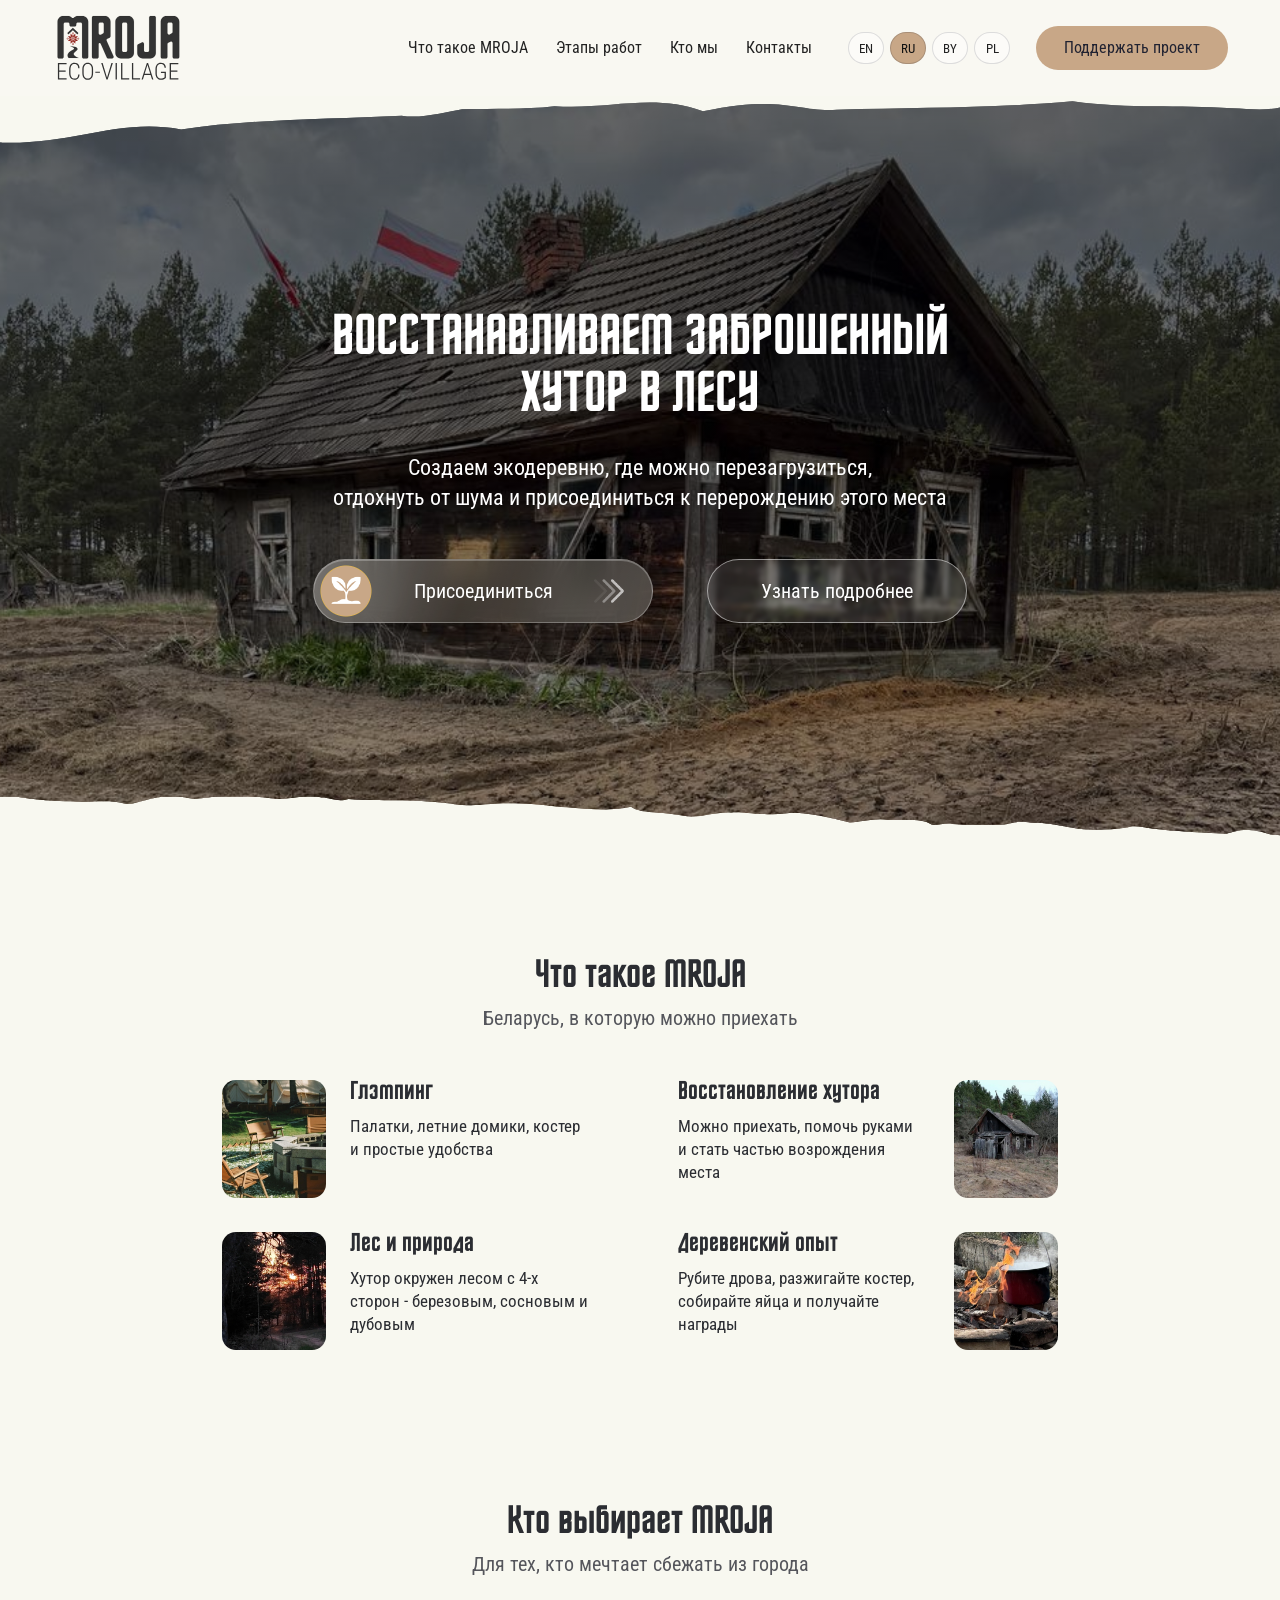
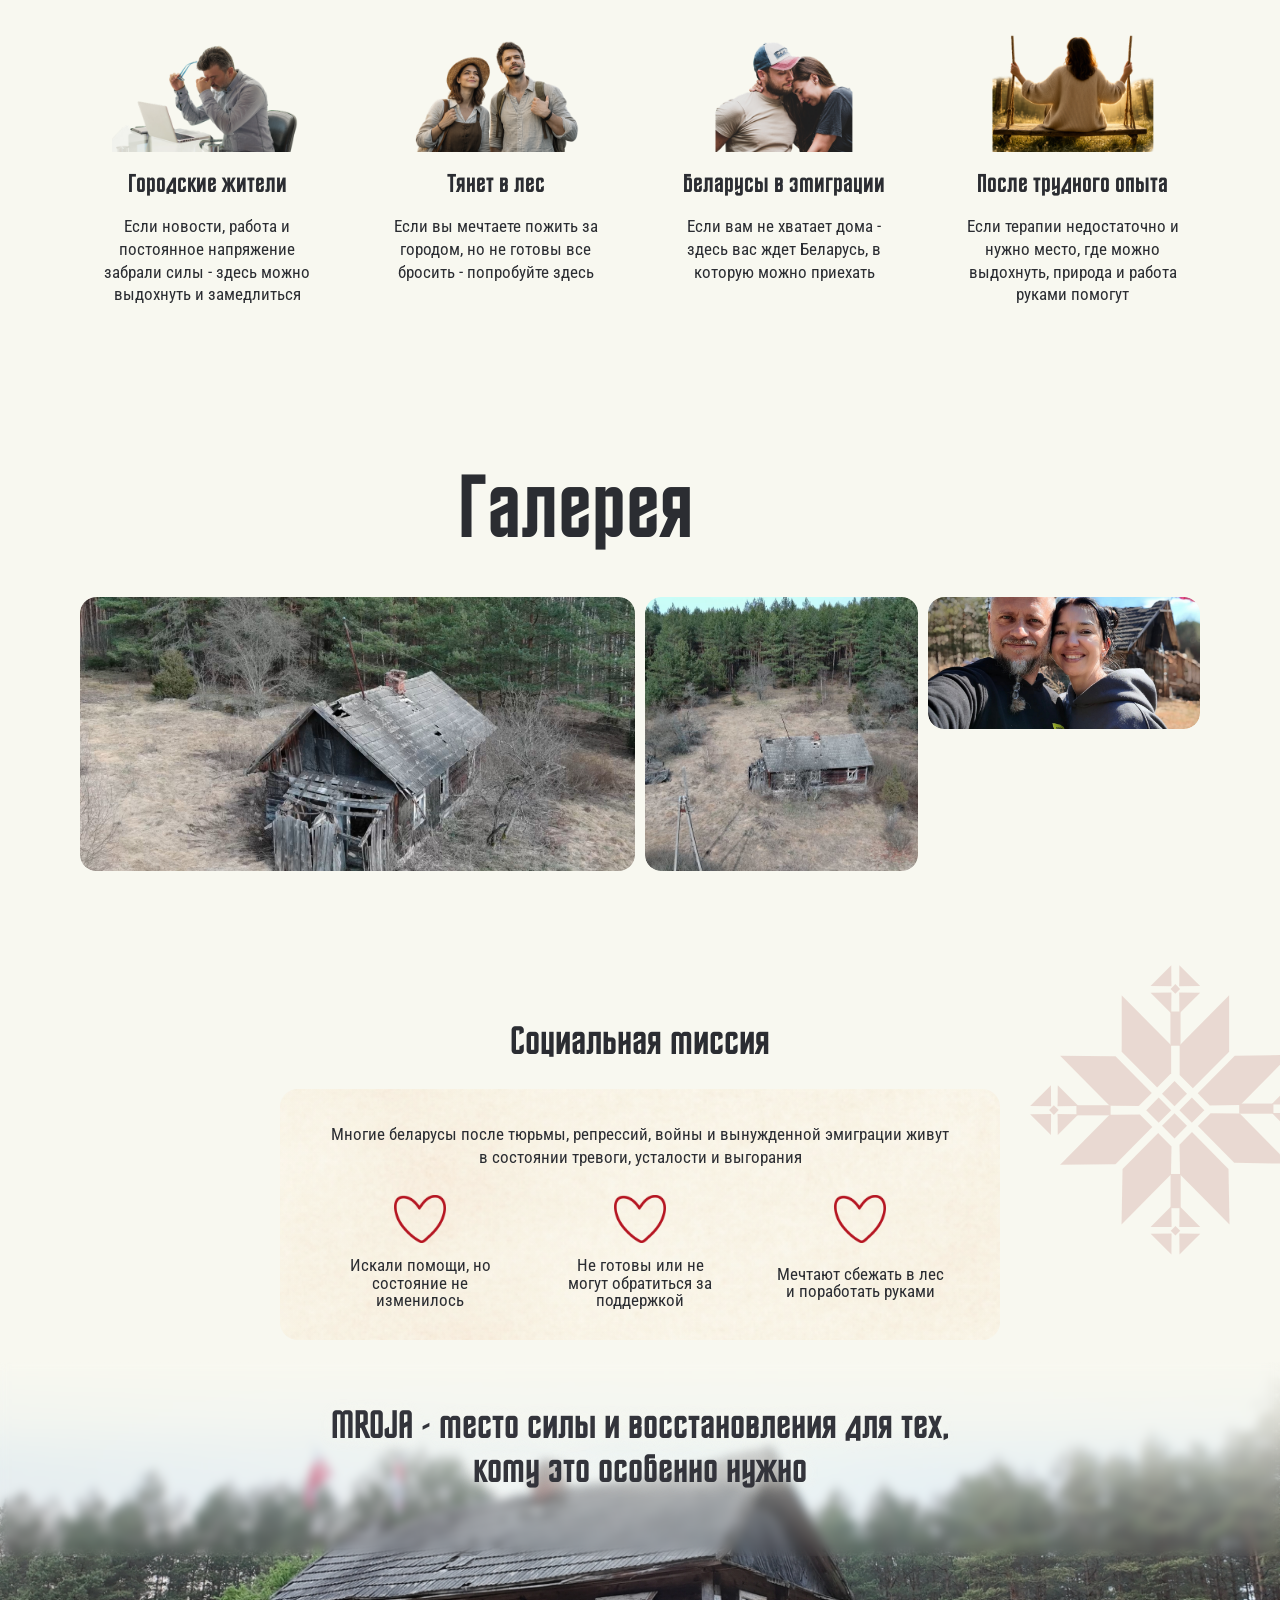
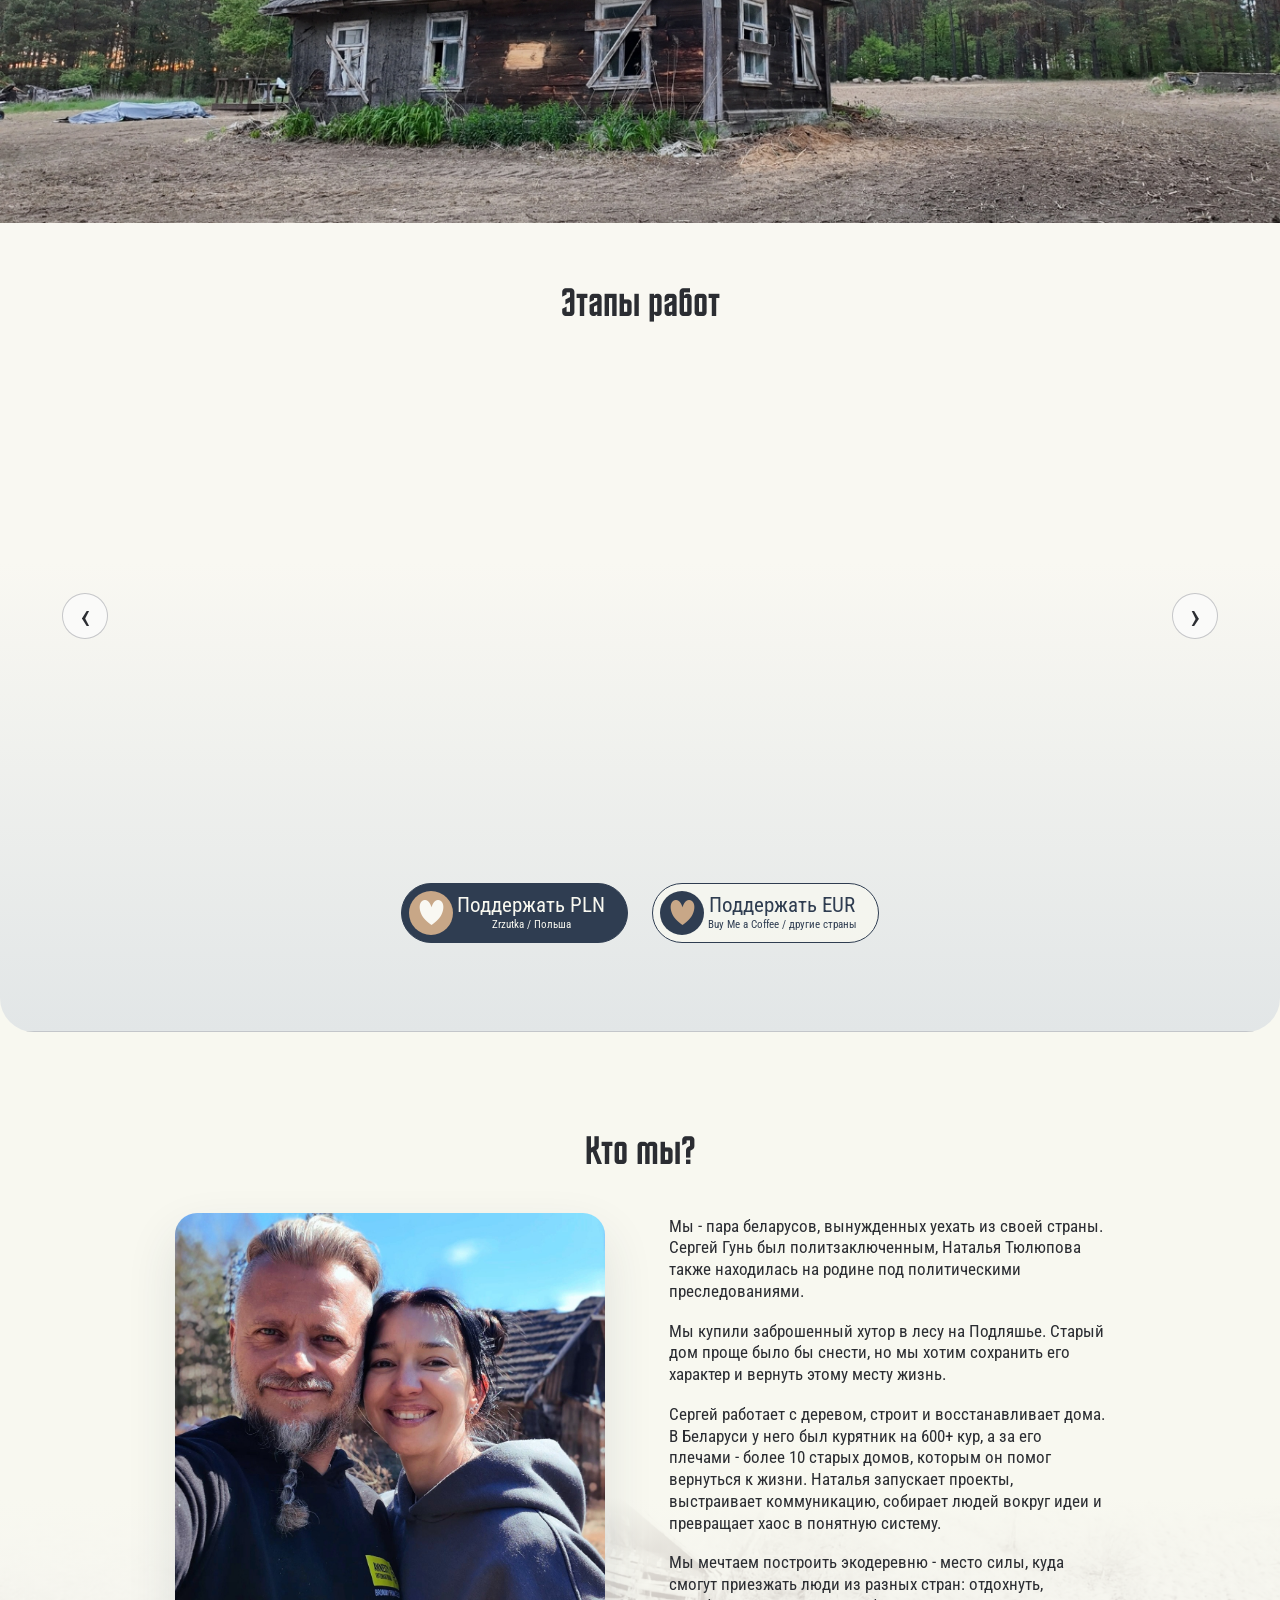
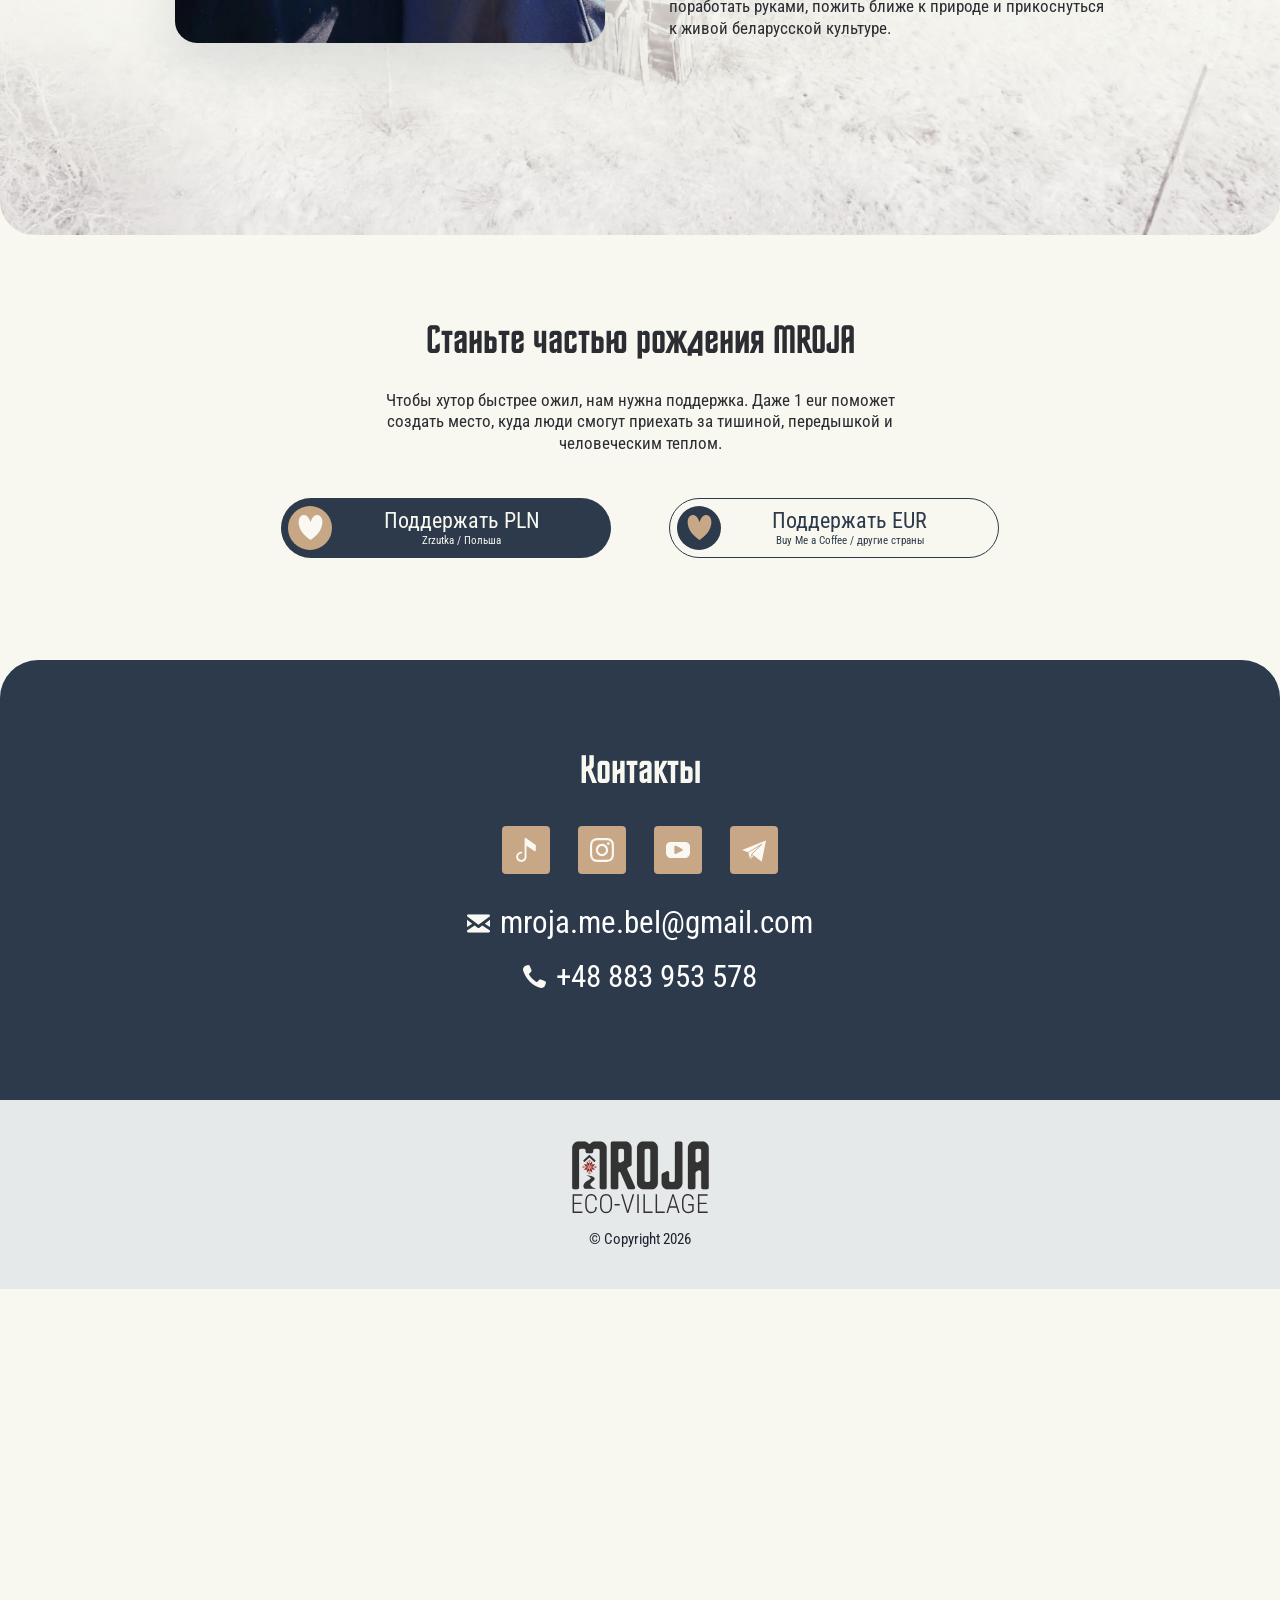
<file: ru/index.html>
<!doctype html>
<html lang="ru">
  <head>
    <meta charset="utf-8">
    <meta name="viewport" content="width=device-width, initial-scale=1, viewport-fit=cover">
    <meta name="theme-color" content="#050505">
    <meta name="mobile-web-app-capable" content="yes">
    <meta name="apple-mobile-web-app-capable" content="yes">
    <meta name="apple-mobile-web-app-status-bar-style" content="black-translucent">
    <title>Восстанавливаем заброшенный хутор в лесу — MROJA</title>
    <meta
      name="description"
      content="MROJA — место для тех, кто мечтает сбежать из города: глэмпинг, простая жизнь, восстановление хутора, природа и живая беларусская культура."
    >
    <link rel="canonical" href="https://mroja.me/ru/">
    <link rel="alternate" hreflang="en" href="https://mroja.me/">
    <link rel="alternate" hreflang="ru" href="https://mroja.me/ru/">
    <link rel="alternate" hreflang="be" href="https://mroja.me/by/">
    <link rel="alternate" hreflang="pl" href="https://mroja.me/pl/">
    <link rel="alternate" hreflang="x-default" href="https://mroja.me/">
    <meta property="og:title" content="Восстанавливаем заброшенный хутор в лесу — MROJA">
    <meta
      property="og:description"
      content="Место для тех, кто мечтает сбежать из города: глэмпинг, простая жизнь, восстановление хутора, природа и живая беларусская культура."
    >
    <meta property="og:type" content="website">
    <meta property="og:url" content="https://mroja.me/ru/">
    <meta property="og:image" content="https://mroja.me/assets/og-mroja.jpg">
    <meta name="twitter:card" content="summary_large_image">
    <meta name="twitter:title" content="Восстанавливаем заброшенный хутор в лесу — MROJA">
    <meta
      name="twitter:description"
      content="Место для тех, кто мечтает сбежать из города: глэмпинг, простая жизнь, восстановление хутора, природа и живая беларусская культура."
    >
    <meta name="twitter:image" content="https://mroja.me/assets/og-mroja.jpg">
    <link rel="icon" href="../assets/M%20fivicon.svg" type="image/svg+xml">
    <link rel="shortcut icon" href="../assets/M%20fivicon.svg" type="image/svg+xml">
    <link rel="stylesheet" href="../styles.css?v=20260523-lightbox-track2">
    <script src="../i18n.js?v=20260523-lightbox-track2" defer></script>
    <script src="../script.js?v=20260523-lightbox-track2" defer></script>
  </head>
  <body>
    <nav class="mobile-glass-header" aria-label="Mobile language navigation">
      <a class="mobile-glass-logo" href="#top" aria-label="MROJA home">
        <img src="../assets/logo-mroja.svg" alt="MROJA Eco-Village">
      </a>
      <div class="mobile-language-switcher" aria-label="Choose language">
        <a class="mobile-lang-pill is-active" href="/" data-language-option="en">EN</a>
        <a class="mobile-lang-pill" href="/ru/" data-language-option="ru">RU</a>
        <a class="mobile-lang-pill" href="/by/" data-language-option="by">BY</a>
        <a class="mobile-lang-pill" href="/pl/" data-language-option="pl">PL</a>
      </div>
    </nav>
    <header class="site-header" aria-label="Главная навигация">
      <div class="header-inner">
        <a class="logo" href="#top" aria-label="MROJA, перейти к началу страницы">
          <img class="logo-dark" src="../assets/logo-mroja.svg" alt="MROJA Eco-Village">
          <img class="logo-yellow" src="../assets/LOGO%20MROJA%20Y.svg" alt="MROJA Eco-Village">
        </a>
        <a class="mobile-header-button" href="#join">Поддержать проект</a>
        <a class="mobile-contact-link" href="#contacts" aria-label="Контакты">
          <img src="../assets/contacts-icon.png" alt="" aria-hidden="true">
        </a>
        <nav class="nav" aria-label="Меню сайта">
          <a href="#about">Что такое MROJA</a>
          <a href="#stages">Этапы работ</a>
          <a href="#team">Кто мы</a>
          <a href="#contacts">Контакты</a>
          <span class="desktop-language-switcher" aria-label="Choose language">
            <a class="language-switch is-active" href="/" data-language-option="en">EN</a>
            <a class="language-switch" href="/ru/" data-language-option="ru">RU</a>
            <a class="language-switch" href="/by/" data-language-option="by">BY</a>
            <a class="language-switch" href="/pl/" data-language-option="pl">PL</a>
          </span>
        </nav>
        <a class="header-button" href="#join">Поддержать проект</a>
        <button class="menu-toggle" type="button" aria-label="Открыть меню" aria-expanded="false" aria-controls="mobile-menu" data-menu-toggle>
          <span></span>
          <span></span>
        </button>
      </div>
      <div class="mobile-menu" id="mobile-menu" aria-hidden="true" data-mobile-menu>
        <button class="mobile-menu-close" type="button" aria-label="Закрыть меню" data-menu-close></button>
        <nav class="mobile-menu-nav" aria-label="Мобильное меню">
          <a href="#about">Что такое MROJA</a>
          <a href="#stages">Этапы работ</a>
          <a href="#team">Кто мы</a>
          <a href="#join">Поддержать проект</a>
          <a href="#contacts">Контакты</a>
          <a href="/" data-language-option="en">EN</a>
          <a href="/ru/" data-language-option="ru">RU</a>
          <a href="/by/" data-language-option="by">BY</a>
          <a href="/pl/" data-language-option="pl">PL</a>
        </nav>
      </div>
    </header>

    <main id="top">
      <section class="hero" aria-labelledby="hero-title">
        <img class="hero-edge hero-edge-top" src="../assets/top-edge.svg" alt="" aria-hidden="true">
        <div class="hero-media">
          <video class="hero-video" autoplay muted loop playsinline webkit-playsinline preload="auto" poster="../assets/hero/hero-house-desktop.jpg" aria-hidden="true">
            <source src="../assets/hero/hero-hd.mp4?v=20260516-1404" type="video/mp4">
          </video>
          <button class="hero-play" type="button" aria-label="Запустить видео" data-hero-play></button>
          <div class="hero-overlay"></div>
        </div>
        <img class="hero-edge hero-edge-bottom" src="../assets/bottom-edge.svg?v=20260521-gallery-1" alt="" aria-hidden="true">
        <div class="hero-content-container">
          <div class="hero-content">
          <h1 id="hero-title">Восстанавливаем заброшенный хутор в лесу</h1>
          <p>
            <span class="hero-subtitle-desktop">
              <span class="hero-subtitle-line">Создаем экодеревню, где можно перезагрузиться,</span>
              <span class="hero-subtitle-line">отдохнуть от шума и присоединиться к перерождению этого места</span>
            </span>
            <span class="hero-subtitle-mobile">
              <span>Сделай первый шаг</span>
              <span>к несбывшейся мечте</span>
            </span>
          </p>
          <div class="hero-actions">
            <a class="button button-gold" href="#join"><span>Join us</span></a>
            <a class="button button-glass glass" href="#about"><span>Узнать подробнее</span></a>
          </div>
          </div>
        </div>
      </section>

      <section class="about-section" id="about" aria-labelledby="about-title">
        <img class="about-section-ornament" src="../assets/ornament-belarus.svg" alt="" aria-hidden="true">
        <div class="about-section-inner">
          <div class="section-heading about-section-heading">
            <h2 id="about-title">What is MROJA</h2>
            <p>Беларусь, в которую можно приехать</p>
          </div>
          <div class="about-section-grid">
            <article class="about-section-card">
              <img class="about-section-image" src="../assets/mroja-about-glamping.jpg" alt="">
              <div>
                <h3>Glamping</h3>
                <p>Tents, summer cabins, fire pit and simple amenities</p>
              </div>
            </article>
            <article class="about-section-card about-section-card-reverse">
              <img class="about-section-image" src="../assets/mroja-about-restoration.jpg" alt="">
              <div>
                <h3>Reviving the homestead</h3>
                <p>You can come, help with your hands and become part of this place's revival</p>
              </div>
            </article>
            <article class="about-section-card">
              <img class="about-section-image" src="../assets/mroja-about-forest.jpg" alt="">
              <div>
                <h3>Forest and nature</h3>
                <p>The homestead is surrounded by forest on all four sides - birch, pine and oak</p>
              </div>
            </article>
            <article class="about-section-card about-section-card-reverse">
              <img class="about-section-image" src="../assets/mroja-about-culture.jpg" alt="">
              <div>
                <h3>Village experience</h3>
                <p>Chop firewood, light a fire, collect eggs and earn rewards</p>
              </div>
            </article>
          </div>
        </div>
      </section>
      <section class="audience-section" id="audience" aria-labelledby="audience-title">
        <img class="audience-section-ornament audience-section-ornament-left" src="../assets/ornament-belarus.svg" alt="" aria-hidden="true">
        <img class="audience-section-ornament audience-section-ornament-right" src="../assets/ornament-rich.svg" alt="" aria-hidden="true">
        <div class="audience-section-inner">
          <div class="section-heading audience-section-heading">
            <h2 id="audience-title">Who chooses MROJA</h2>
            <p>For those who dream of escaping the city</p>
          </div>
          <div class="audience-slider" data-audience-slider>
            <button class="audience-arrow audience-arrow-prev" type="button" data-audience-prev aria-label="Previous audience card">
              <img src="../assets/button-icon-arrows.png" alt="" aria-hidden="true">
            </button>
            <div class="audience-viewport">
              <div class="audience-track" data-audience-track>
                <article class="audience-card">
                  <img src="../assets/audience-city.png" alt="">
                  <h3>City people</h3>
                  <p>If news, work and constant pressure drained you — here you can breathe and slow down</p>
                </article>
                <article class="audience-card">
                  <img src="../assets/audience-nature.png" alt="">
                  <h3>Drawn to the forest</h3>
                  <p>If you dream of life outside the city but cannot leave everything behind — try it here</p>
                </article>
                <article class="audience-card">
                  <img src="../assets/audience-emigration.png" alt="">
                  <h3>Belarusians abroad</h3>
                  <p>If you miss home — here is a Belarus you can actually come to</p>
                </article>
                <article class="audience-card">
                  <img src="../assets/audience-trauma.png" alt="">
                  <h3>After hard times</h3>
                  <p>If therapy is not enough and you need a place to breathe, nature and hands-on work can help</p>
                </article>
              </div>
            </div>
            <button class="audience-arrow audience-arrow-next" type="button" data-audience-next aria-label="Next audience card">
              <img src="../assets/button-icon-arrows.png" alt="" aria-hidden="true">
            </button>
          </div>
        </div>
      </section>
      <section class="gallery-section" id="gallery" aria-labelledby="gallery-title">
        <div class="gallery-section-inner">
          <div class="section-heading gallery-section-heading">
            <h2 id="gallery-title">Gallery</h2>
          </div>
          <div class="gallery-grid" data-gallery>
            <button class="gallery-item" type="button" data-gallery-item data-gallery-src="../assets/gallery/MROJA%201.jpg" aria-label="Open gallery photo 1"><img src="../assets/gallery/MROJA%201.jpg" alt="MROJA gallery photo 1" loading="eager" decoding="async"></button>
            <button class="gallery-item" type="button" data-gallery-item data-gallery-src="../assets/gallery/MROJA%202.jpg" aria-label="Open gallery photo 2"><img src="../assets/gallery/MROJA%202.jpg" alt="MROJA gallery photo 2" loading="eager" decoding="async"></button>
            <button class="gallery-item" type="button" data-gallery-item data-gallery-src="../assets/gallery/MROJA%203.jpg" aria-label="Open gallery photo 3"><img src="../assets/gallery/MROJA%203.jpg" alt="MROJA gallery photo 3" loading="eager" decoding="async"></button>
            <button class="gallery-item" type="button" data-gallery-item data-gallery-src="../assets/gallery/MROJA%204.jpg" aria-label="Open gallery photo 4"><img src="../assets/gallery/MROJA%204.jpg" alt="MROJA gallery photo 4" loading="lazy" decoding="async"></button>
            <button class="gallery-item" type="button" data-gallery-item data-gallery-src="../assets/gallery/MROJA%205.jpg" aria-label="Open gallery photo 5"><img src="../assets/gallery/MROJA%205.jpg" alt="MROJA gallery photo 5" loading="lazy" decoding="async"></button>
            <button class="gallery-item" type="button" data-gallery-item data-gallery-src="../assets/gallery/MROJA%206.jpg" aria-label="Open gallery photo 6"><img src="../assets/gallery/MROJA%206.jpg" alt="MROJA gallery photo 6" loading="lazy" decoding="async"></button>
            <button class="gallery-item" type="button" data-gallery-item data-gallery-src="../assets/gallery/MROJA%207.jpg" aria-label="Open gallery photo 7"><img src="../assets/gallery/MROJA%207.jpg" alt="MROJA gallery photo 7" loading="lazy" decoding="async"></button>
            <button class="gallery-item" type="button" data-gallery-item data-gallery-src="../assets/gallery/MROJA%208.jpg" aria-label="Open gallery photo 8"><img src="../assets/gallery/MROJA%208.jpg" alt="MROJA gallery photo 8" loading="lazy" decoding="async"></button>
            <button class="gallery-item" type="button" data-gallery-item data-gallery-src="../assets/gallery/MROJA%209.jpg" aria-label="Open gallery photo 9"><img src="../assets/gallery/MROJA%209.jpg" alt="MROJA gallery photo 9" loading="lazy" decoding="async"></button>
            <button class="gallery-item" type="button" data-gallery-item data-gallery-src="../assets/gallery/MROJA%2010.jpg" aria-label="Open gallery photo 10"><img src="../assets/gallery/MROJA%2010.jpg" alt="MROJA gallery photo 10" loading="lazy" decoding="async"></button>
            <button class="gallery-item" type="button" data-gallery-item data-gallery-src="../assets/gallery/MROJA%2011.jpg" aria-label="Open gallery photo 11"><img src="../assets/gallery/MROJA%2011.jpg" alt="MROJA gallery photo 11" loading="lazy" decoding="async"></button>
            <button class="gallery-item" type="button" data-gallery-item data-gallery-src="../assets/gallery/MROJA%2012.jpg" aria-label="Open gallery photo 12"><img src="../assets/gallery/MROJA%2012.jpg" alt="MROJA gallery photo 12" loading="lazy" decoding="async"></button>
            <button class="gallery-item" type="button" data-gallery-item data-gallery-src="../assets/gallery/MROJA%2013.jpg" aria-label="Open gallery photo 13"><img src="../assets/gallery/MROJA%2013.jpg" alt="MROJA gallery photo 13" loading="lazy" decoding="async"></button>
            <button class="gallery-item" type="button" data-gallery-item data-gallery-src="../assets/gallery/MROJA%2014.jpg" aria-label="Open gallery photo 14"><img src="../assets/gallery/MROJA%2014.jpg" alt="MROJA gallery photo 14" loading="lazy" decoding="async"></button>
            <button class="gallery-item" type="button" data-gallery-item data-gallery-src="../assets/gallery/MROJA%2015.jpg" aria-label="Open gallery photo 15"><img src="../assets/gallery/MROJA%2015.jpg" alt="MROJA gallery photo 15" loading="lazy" decoding="async"></button>
            <button class="gallery-item" type="button" data-gallery-item data-gallery-src="../assets/gallery/MROJA%2016.jpg" aria-label="Open gallery photo 16"><img src="../assets/gallery/MROJA%2016.jpg" alt="MROJA gallery photo 16" loading="lazy" decoding="async"></button>
            <button class="gallery-item" type="button" data-gallery-item data-gallery-src="../assets/gallery/MROJA%2017.jpg" aria-label="Open gallery photo 17"><img src="../assets/gallery/MROJA%2017.jpg" alt="MROJA gallery photo 17" loading="lazy" decoding="async"></button>
            <button class="gallery-item" type="button" data-gallery-item data-gallery-src="../assets/gallery/MROJA%2018.jpg" aria-label="Open gallery photo 18"><img src="../assets/gallery/MROJA%2018.jpg" alt="MROJA gallery photo 18" loading="lazy" decoding="async"></button>
            <button class="gallery-item" type="button" data-gallery-item data-gallery-src="../assets/gallery/MROJA%2019.jpg" aria-label="Open gallery photo 19"><img src="../assets/gallery/MROJA%2019.jpg" alt="MROJA gallery photo 19" loading="lazy" decoding="async"></button>
            <button class="gallery-item" type="button" data-gallery-item data-gallery-src="../assets/gallery/MROJA%2020.jpg" aria-label="Open gallery photo 20"><img src="../assets/gallery/MROJA%2020.jpg" alt="MROJA gallery photo 20" loading="lazy" decoding="async"></button>
            <button class="gallery-item" type="button" data-gallery-item data-gallery-src="../assets/gallery/MROJA%2021.jpg" aria-label="Open gallery photo 21"><img src="../assets/gallery/MROJA%2021.jpg" alt="MROJA gallery photo 21" loading="lazy" decoding="async"></button>
            <button class="gallery-item" type="button" data-gallery-item data-gallery-src="../assets/gallery/MROJA%2022.jpg" aria-label="Open gallery photo 22"><img src="../assets/gallery/MROJA%2022.jpg" alt="MROJA gallery photo 22" loading="lazy" decoding="async"></button>
            <button class="gallery-item" type="button" data-gallery-item data-gallery-src="../assets/gallery/MROJA%2023.jpg" aria-label="Open gallery photo 23"><img src="../assets/gallery/MROJA%2023.jpg" alt="MROJA gallery photo 23" loading="lazy" decoding="async"></button>
          </div>
        </div>
      </section>
      <div class="gallery-lightbox" data-gallery-lightbox hidden>
        <button class="gallery-lightbox-close" type="button" data-gallery-close aria-label="Close gallery">×</button>
        <button class="gallery-lightbox-arrow gallery-lightbox-prev" type="button" data-gallery-prev aria-label="Previous photo">‹</button>
        <img class="gallery-lightbox-image" data-gallery-image alt="">
        <button class="gallery-lightbox-arrow gallery-lightbox-next" type="button" data-gallery-next aria-label="Next photo">›</button>
      </div>

            <section class="mission-section" id="mission" aria-labelledby="mission-title">
        <img class="mission-section-ornament" src="../assets/ornament-rich.svg" alt="" aria-hidden="true">
        <div class="mission-section-inner">
          <div class="section-heading mission-section-heading">
            <h2 id="mission-title">Social mission</h2>
          </div>
          <div class="mission-card">
            <p class="mission-card-lead">Many Belarusians who have lived through prison, repression, war or forced emigration are dealing with anxiety, exhaustion and burnout</p>
            <div class="mission-points">
              <article>
                <img src="../assets/heart.png" alt="" aria-hidden="true">
                <h3>Sought help, but nothing changed</h3>
              </article>
              <article>
                <img src="../assets/heart.png" alt="" aria-hidden="true">
                <h3>Are not ready or able to ask for support</h3>
              </article>
              <article>
                <img src="../assets/heart.png" alt="" aria-hidden="true">
                <h3>Dream of escaping to the forest and working with their hands</h3>
              </article>
            </div>
          </div>
        </div>
        <div class="mission-visual">
          <p class="mission-accent">MROJA is a place of strength and recovery for those who need it most</p>
        </div>
      </section>
      <!-- SUPPORT SECTION: rebuild later -->
      <!-- WHO WE ARE SECTION: rebuild later -->
      <!-- CONTACTS SECTION: rebuild later -->
      <!-- FOOTER SECTION: rebuild later -->

            <section class="section restoration" id="stages" aria-labelledby="restoration-title">
        <div class="section-heading">
          <h2 id="restoration-title">Work stages</h2>
        </div>
        <div class="carousel" data-carousel aria-label="Work stages carousel">
          <button class="carousel-arrow carousel-arrow-prev" type="button" data-carousel-prev aria-label="Previous stage">‹</button>
          <div class="carousel-stage">
            <div class="carousel-track" data-carousel-track>
            <article class="restoration-card" data-card>
              <img src="../assets/stage-territory.jpg" alt="Site preparation">
              <div class="restoration-card-body">
                <h3>Site preparation</h3>
                <p>Clear the area, remove waste, level the ground and sow grass</p>
                <div class="stage-card-meta" aria-label="Stage details">
                  <span><strong>Amount:</strong> 3500 eur</span>
                  <span><strong>Own funds:</strong> 3500 eur</span>
                  <span><strong>Status:</strong> done</span>
                </div>
              </div>
            </article>
            <article class="restoration-card" data-card>
              <img src="../assets/stage-water.jpg" alt="Utilities">
              <div class="restoration-card-body">
                <h3>Utilities</h3>
                <p>Water, sewage, electricity and basic conditions</p>
                <div class="stage-card-meta" aria-label="Stage details">
                  <span><strong>Amount:</strong> 12000 eur</span>
                  <span><strong>Own funds:</strong> 3000 eur</span>
                  <span><strong>Status:</strong> <em>fundraising open</em></span>
                </div>
              </div>
            </article>
            <article class="restoration-card" data-card>
              <img src="../assets/stage-living.jpg" alt="Places to stay">
              <div class="restoration-card-body">
                <h3>Places to stay</h3>
                <p>Tent area, summer cabins and basic comfort for guests and volunteers</p>
                <div class="stage-card-meta" aria-label="Stage details">
                  <span><strong>Amount:</strong> 35000 eur</span>
                  <span><strong>Status:</strong> planned</span>
                </div>
              </div>
            </article>
            <article class="restoration-card" data-card>
              <img src="../assets/stage-conservation.jpg" alt="House restoration">
              <div class="restoration-card-body">
                <h3>House restoration</h3>
                <p>Strengthen the structure, walls, roof and interior space</p>
                <div class="stage-card-meta" aria-label="Stage details">
                  <span><strong>Amount:</strong> 30000 eur</span>
                  <span><strong>Own funds:</strong> 3000 eur</span>
                  <span><strong>Status:</strong> planned</span>
                </div>
              </div>
            </article>
            <article class="restoration-card" data-card>
              <img src="../assets/stage-comfort.jpg" alt="Utility block">
              <div class="restoration-card-body">
                <h3>Utility block</h3>
                <p>Separate building with showers, toilets and storage space</p>
                <div class="stage-card-meta" aria-label="Stage details">
                  <span><strong>Amount:</strong> 12000 eur</span>
                  <span><strong>Own funds:</strong> 3000 eur</span>
                  <span><strong>Status:</strong> planned</span>
                </div>
              </div>
            </article>
            <article class="restoration-card" data-card>
              <img src="../assets/stage-development.jpg" alt="Further development">
              <div class="restoration-card-body">
                <h3>Further development</h3>
                <p>Infrastructure, retreats, workshops and the quest app</p>
                <div class="stage-card-meta" aria-label="Stage details">
                  <span><strong>Format:</strong> 1 eur per month</span>
                  <span><strong>Status:</strong> <em>fundraising open</em></span>
                </div>
              </div>
            </article>
            </div>
          </div>
          <button class="carousel-arrow carousel-arrow-next" type="button" data-carousel-next aria-label="Next stage">›</button>
        </div>
        <div class="stage-support">
          <a class="stage-support-button stage-support-button-dark" href="https://zrzutka.pl/8hezg6" target="_blank" rel="noopener">
            <span class="stage-support-icon"><img src="../assets/Icon-heart-w.png" alt=""></span>
            <span class="stage-support-text"><strong>Support PLN</strong><small>Zrzutka / Poland</small></span>
          </a>
          <a class="stage-support-button stage-support-button-light" href="https://buymeacoffee.com/mroja" target="_blank" rel="noopener">
            <span class="stage-support-icon"><img src="../assets/Icon-heart-b.png" alt=""></span>
            <span class="stage-support-text"><strong>Support EUR</strong><small>Buy Me a Coffee / other countries</small></span>
          </a>
        </div>
      </section>

      <section class="about-us-section" id="team" aria-labelledby="team-title">
        <div class="about-us-inner">
          <h2 id="team-title">Кто мы?</h2>
          <div class="about-us-content">
            <img class="about-us-photo" src="../assets/mroja-p10-01-2096x1179.jpg" alt="Сергей Гунь и Наталья Тюлюпова">
            <div class="about-us-copy">
              <p>Мы — пара беларусов, вынужденных уехать из своей страны. Сергей Гунь был политзаключённым, Наталья Тюлюпова также находилась на родине под политическими преследованиями.</p>
              <p>Мы купили заброшенный хутор в лесу на Подляшье. Старый дом проще было бы снести, но мы хотим сохранить его характер и вернуть этому месту жизнь.</p>
              <p>Сергей работает с деревом, строит и восстанавливает дома. В Беларуси у него был курятник на 600+ кур, а за его плечами — более 10 старых домов, которым он помог вернуться к жизни. Наталья запускает проекты, выстраивает коммуникацию, собирает людей вокруг идеи и превращает хаос в понятную систему.</p>
              <p>Мы мечтаем построить экодеревню — место силы, куда смогут приезжать люди из разных стран: отдохнуть, поработать руками, пожить ближе к природе и прикоснуться к живой беларусской культуре.</p>
            </div>
          </div>
        </div>
      </section>

      <section class="join-section" id="join" aria-labelledby="join-title">
        <div class="join-inner">
          <h2 id="join-title">Станьте частью рождения MROJA</h2>
          <p>Чтобы хутор быстрее ожил, нам нужна поддержка. Даже 1 eur поможет создать место, куда люди смогут приехать за тишиной, передышкой и человеческим теплом.</p>
          <div class="join-actions" aria-label="Способы поддержки">
            <a class="donation-pill donation-pill-dark" href="https://zrzutka.pl/2du5rd" target="_blank" rel="noopener">
              <span class="donation-pill-icon"><img src="../assets/Icon-heart-w.png" alt=""></span>
              <span class="donation-pill-text"><strong>Поддержать PLN</strong><small>Zrzutka / Польша</small></span>
            </a>
            <a class="donation-pill donation-pill-light" href="https://buymeacoffee.com/mroja/membership" target="_blank" rel="noopener">
              <span class="donation-pill-icon"><img src="../assets/Icon-heart-b.png" alt=""></span>
              <span class="donation-pill-text"><strong>Поддержать EUR</strong><small>Buy Me a Coffee / другие страны</small></span>
            </a>
          </div>
        </div>
      </section>

      <section class="contacts-section" id="contacts" aria-labelledby="contacts-title">
        <div class="contacts-inner">
          <h2 id="contacts-title">Контакты</h2>
          <div class="contacts-social" aria-label="Социальные сети MROJA">
            <a href="https://www.tiktok.com/@mroja.me" target="_blank" rel="noopener" aria-label="TikTok"><img src="../assets/Icon-tt.svg" alt=""></a>
            <a href="https://www.instagram.com/mroja.me" target="_blank" rel="noopener" aria-label="Instagram"><img src="../assets/Icon-insta.svg" alt=""></a>
            <a href="https://www.youtube.com/@MROJA-ME" target="_blank" rel="noopener" aria-label="YouTube"><img src="../assets/Icon-yt.svg" alt=""></a>
            <a href="https://t.me/mroja_me" target="_blank" rel="noopener" aria-label="Telegram"><img src="../assets/Icon-tg.svg" alt=""></a>
          </div>
          <address class="contacts-lines">
            <a href="mailto:mroja.me.bel@gmail.com"><img src="../assets/Icon-mail.svg" alt=""> mroja.me.bel@gmail.com</a>
            <a href="tel:+48883953578"><img src="../assets/Icon-tel.svg" alt=""> +48 883 953 578</a>
            <small>(WhatsApp, Signal, Telegram)</small>
          </address>
        </div>
      </section>

      <section class="copyright-section" aria-label="Copyright">
        <img src="../assets/logo-mroja.svg" alt="MROJA Eco-Village">
        <p>© Copyright 2026</p>
      </section>

    </main>
    <div class="mobile-fixed-support" aria-label="Support MROJA">
      <a class="mobile-support-pill mobile-support-pill-primary" href="https://zrzutka.pl/2du5rd" target="_blank" rel="noopener">
        <span>Поддержать PLN</span>
        <small>Zrzutka / Польша</small>
      </a>
      <a class="mobile-support-pill mobile-support-pill-light" href="https://buymeacoffee.com/mroja/membership" target="_blank" rel="noopener">
        <span>Поддержать EUR</span>
        <small>Buy Me a Coffee / другие страны</small>
      </a>
    </div>
  </body>
</html>
</file>
<file: styles.css>
@font-face {
  font-family: "Horta";
  src: url("assets/fonts/horta.ttf") format("truetype");
  font-display: swap;
}

@font-face {
  font-family: "Roboto Condensed";
  src: url("assets/fonts/RobotoCondensed-Light.ttf") format("truetype");
  font-weight: 300;
  font-style: normal;
  font-display: swap;
}

@font-face {
  font-family: "Roboto Condensed";
  src: url("assets/fonts/RobotoCondensed-Regular.ttf") format("truetype");
  font-weight: 400;
  font-style: normal;
  font-display: swap;
}

@font-face {
  font-family: "Roboto Condensed";
  src: url("assets/fonts/RobotoCondensed-Medium.ttf") format("truetype");
  font-weight: 500;
  font-style: normal;
  font-display: swap;
}

@font-face {
  font-family: "Roboto Condensed";
  src: url("assets/fonts/RobotoCondensed-SemiBold.ttf") format("truetype");
  font-weight: 600;
  font-style: normal;
  font-display: swap;
}

@font-face {
  font-family: "Roboto Condensed";
  src: url("assets/fonts/RobotoCondensed-Bold.ttf") format("truetype");
  font-weight: 700;
  font-style: normal;
  font-display: swap;
}

@font-face {
  font-family: "Roboto Condensed";
  src: url("assets/fonts/RobotoCondensed-ExtraBold.ttf") format("truetype");
  font-weight: 800;
  font-style: normal;
  font-display: swap;
}

:root {
  --font-heading: "Horta", Impact, "Arial Narrow", "Roboto Condensed", sans-serif;
  --font-body: "Roboto Condensed", "Arial Narrow", Arial, sans-serif;
  --ink: #2b2d32;
  --muted: #55565c;
  --paper: #f9f8f2;
  --warm: #f4ecd9;
  --dark: #1f2230;
  --gold: #e3b74b;
  --gold-dark: #be8d20;
  --red: #bf1722;
  --line: rgba(31, 34, 48, 0.36);
}

* {
  box-sizing: border-box;
}

html {
  scroll-behavior: smooth;
  overflow-x: hidden;
}

body {
  margin: 0;
  background: #f8f8f0;
  color: var(--ink);
  font-family: var(--font-body);
  font-size: 17px;
  line-height: 1.35;
  scroll-behavior: smooth;
  overflow-x: hidden;
}

body,
button,
input {
  font-family: var(--font-body);
}

img,
svg {
  display: block;
  max-width: 100%;
}

a {
  color: inherit;
}

section[id],
footer[id] {
  scroll-margin-top: 40px;
}

h1,
h2,
h3,
h4,
summary,
.footer-logo {
  font-family: var(--font-heading);
  font-weight: 400;
  letter-spacing: 0;
}

h1,
h2,
h3,
h4,
p {
  overflow-wrap: anywhere;
}

h1,
h2,
h3,
h4,
p {
  margin: 0;
}

h1 {
  max-width: 970px;
  color: #fff;
  font-size: clamp(3.1rem, 7.2vw, 7.6rem);
  line-height: 0.92;
  text-align: center;
  text-transform: uppercase;
}

h2 {
  font-size: 40px;
  line-height: 0.95;
  text-align: center;
}

h3 {
  font-size: 26px;
  line-height: 0.98;
}

h3 + p {
  margin-top: 16px;
}

.site-header {
  position: relative;
  z-index: 50;
  min-height: 96px;
  background: #f9f8f2;
  box-shadow: none;
}

.header-inner {
  width: min(1120px, 100%);
  min-height: 96px;
  display: flex;
  align-items: center;
  gap: 42px;
  margin: 0 auto;
  padding: 0 20px;
}

.logo {
  display: inline-flex;
  flex: 0 0 auto;
  align-items: center;
  width: 124px;
  color: var(--ink);
  text-decoration: none;
}

.logo img {
  width: 100%;
  height: auto;
}

.logo-yellow {
  display: none;
}

.footer-logo {
  display: grid;
  width: max-content;
  color: var(--ink);
  text-decoration: none;
}

.footer-logo span {
  font-size: 1.75rem;
  line-height: 0.78;
}

.footer-logo small {
  font-family: var(--font-body);
  font-size: 0.83rem;
  line-height: 1;
  letter-spacing: 0.04em;
}

.nav {
  display: flex;
  flex: 1 1 auto;
  justify-content: flex-end;
  align-items: center;
  gap: clamp(2.25rem, 3.35vw, 2.85rem);
  font-family: var(--font-body);
  font-size: 16px;
  font-weight: 500;
  line-height: 1;
}

.nav a {
  color: #222;
  text-decoration: none;
  transition: opacity 160ms ease, color 160ms ease;
}

.nav a:hover {
  color: #222;
  opacity: 0.68;
}

.header-button {
  display: inline-flex;
  flex: 0 0 auto;
  height: 44px;
  align-items: center;
  justify-content: center;
  border-radius: 2px;
  padding: 0 28px;
  background: #e3b64b;
  color: #222;
  font-family: var(--font-body);
  font-size: 16px;
  font-weight: 500;
  line-height: 1;
  text-decoration: none;
  transition: background 160ms ease, transform 160ms ease;
}

.header-button:hover {
  background: #d4a438;
  transform: translateY(-1px);
}

.language-switch {
  color: #202231;
  font-family: var(--font-body);
  font-size: 16px;
  font-weight: 500;
  line-height: 1;
  text-decoration: none;
  transition: opacity 160ms ease;
}

.language-switch:hover {
  opacity: 0.68;
}

.mobile-header-button,
.mobile-contact-link,
.mobile-social-links,
.menu-toggle,
.mobile-menu {
  display: none;
}

.back-to-top {
  position: fixed;
  right: 24px;
  bottom: 24px;
  z-index: 60;
  display: inline-flex;
  width: 48px;
  height: 48px;
  align-items: center;
  justify-content: center;
  border: 1px solid rgba(32, 34, 49, 0.16);
  border-radius: 50%;
  background: #e3b64b;
  color: #202231;
  font-family: var(--font-body);
  font-size: 28px;
  font-weight: 400;
  line-height: 1;
  box-shadow: 0 16px 32px rgba(32, 34, 49, 0.2);
  cursor: pointer;
  opacity: 0;
  visibility: hidden;
  transform: translateY(12px);
  transition: opacity 180ms ease, visibility 180ms ease, transform 180ms ease, background 160ms ease;
}

.back-to-top:hover {
  background: #d4a438;
  transform: translateY(8px);
}

.back-to-top.is-visible {
  opacity: 1;
  visibility: visible;
  transform: translateY(0);
}

.back-to-top.is-visible:hover {
  transform: translateY(-2px);
}

@media (min-width: 721px) {
  .site-header {
    box-shadow: none;
  }

  .logo {
    width: 144px;
  }

  .nav {
    gap: clamp(2.85rem, 4vw, 3.6rem);
    font-weight: 400;
  }
}

.button {
  position: relative;
  display: inline-flex;
  min-height: 52px;
  align-items: center;
  justify-content: center;
  overflow: hidden;
  border: 0;
  border-radius: 2px;
  padding: 0.86rem 2.35rem;
  color: var(--ink);
  font-family: var(--font-body);
  font-size: 1.28rem;
  line-height: 1;
  text-decoration: none;
  cursor: pointer;
  transition: transform 180ms ease, background 180ms ease, border-color 180ms ease;
}

.button-small {
  min-height: 40px;
  padding: 0.62rem 1.4rem;
  font-size: 1rem;
}

.button span {
  position: relative;
  z-index: 1;
}

.button::before {
  content: "";
  position: absolute;
  inset: 0;
  transform: translateX(-125%) skewX(-18deg);
  background: linear-gradient(90deg, transparent, rgba(255, 255, 255, 0.5), transparent);
  transition: transform 650ms ease;
}

.button:hover {
  transform: translateY(-1px);
}

.button:hover::before {
  transform: translateX(125%) skewX(-18deg);
}

.button-gold {
  background: var(--gold);
}

.button-gold:hover {
  background: #eac760;
}

.button-glass {
  color: #fff;
}

.button-glass::before {
  background: linear-gradient(90deg, transparent, rgba(255, 255, 255, 0.28), transparent);
}

.glass {
  border: 1px solid rgba(255, 255, 255, 0.48);
  border-radius: 2px;
  background: rgba(255, 255, 255, 0.16);
  box-shadow: inset 0 1px 0 rgba(255, 255, 255, 0.22);
  backdrop-filter: blur(14px);
  -webkit-backdrop-filter: blur(14px);
}

.hero {
  position: relative;
  min-height: 700px;
  display: grid;
  place-items: center;
  overflow: hidden;
  padding: 6rem 0 6.25rem;
}

.hero-media,
.hero-media picture,
.hero-image,
.hero-video,
.hero-overlay,
.renewal-bg,
.renewal-shade {
  position: absolute;
  inset: 0;
  width: 100%;
  height: 100%;
}

.hero-media picture {
  display: block;
}

.hero-image,
.hero-video {
  object-fit: cover;
  object-position: center 45%;
  filter: saturate(0.96);
}

.hero-overlay {
  z-index: 1;
  background:
    linear-gradient(
      to bottom,
      rgba(0, 0, 0, 0.34) 0%,
      rgba(0, 0, 0, 0.46) 45%,
      rgba(0, 0, 0, 0.50) 100%
    );
  backdrop-filter: blur(1.2px);
  -webkit-backdrop-filter: blur(1.2px);
}

.hero-play {
  display: none;
}

.hero-edge {
  position: absolute;
  left: -2px;
  right: auto;
  display: block;
  width: calc(100% + 4px);
  min-width: calc(100% + 4px);
  height: auto;
  margin: 0;
  padding: 0;
  border: 0;
  pointer-events: none;
  z-index: 2;
}

.hero-edge-top {
  top: 0;
  left: 0;
  width: 100%;
  min-width: 100%;
}

.hero-edge-bottom {
  bottom: 0;
}

.hero-content-container {
  position: relative;
  z-index: 3;
  width: min(1120px, 100%);
  margin: 0 auto;
  padding-inline: 20px;
}

.hero-content {
  width: min(780px, 100%);
  margin: 0 auto;
  display: grid;
  justify-items: center;
  color: #fff;
  text-align: center;
}

.hero h1 {
  max-width: 900px;
  color: #fff;
  font-family: var(--font-heading);
  font-size: clamp(46px, 4.4vw, 56px);
  font-weight: 700;
  line-height: 1.05;
  text-align: center;
  text-transform: uppercase;
}

.hero-title-line {
  display: inline;
}

.hero-subtitle-line {
  display: inline;
}

.hero-subtitle-mobile,
.copy-mobile {
  display: none;
}

.hero-content p {
  max-width: 740px;
  margin-top: 24px;
  color: #fff;
  font-family: var(--font-body);
  font-size: 18px;
  font-weight: 400;
  line-height: 1.4;
  text-align: center;
}

.hero-actions {
  display: flex;
  flex-wrap: wrap;
  justify-content: center;
  gap: clamp(36px, 4vw, 48px);
  margin-top: 40px;
}

.hero-actions .button {
  width: 246px;
  min-height: 56px;
  padding: 0 24px;
  box-shadow: none;
  font-family: var(--font-body);
  font-size: 21px;
  font-weight: 400;
}

.hero-actions .button-gold {
  background: #e1b848;
  color: #202231;
}

.hero-actions .button-glass {
  color: #fff;
  background: rgba(255, 255, 255, 0.12);
  border: 1px solid rgba(255, 255, 255, 0.55);
  backdrop-filter: blur(3px);
  -webkit-backdrop-filter: blur(3px);
}

@media (min-width: 721px) {
  .site-header {
    margin-bottom: 0;
    border-bottom: 0;
    box-shadow: none;
  }

  .hero {
    min-height: 760px;
    overflow: visible;
    padding: 7.35rem 0 8.5rem;
    z-index: 1;
  }

  .hero-image,
  .hero-video {
    object-position: center 48%;
  }

  .hero-overlay {
    background:
      linear-gradient(
        to bottom,
        rgba(0, 0, 0, 0.62) 0%,
        rgba(0, 0, 0, 0.54) 35%,
        rgba(0, 0, 0, 0.45) 70%,
        rgba(0, 0, 0, 0.42) 100%
      );
    backdrop-filter: none;
    -webkit-backdrop-filter: none;
  }

  .hero-edge-top {
    top: 0;
    left: -2px;
    width: calc(100% + 4px);
    min-width: calc(100% + 4px);
  }

  .hero-edge-bottom {
    bottom: -1px;
    height: auto;
    z-index: 4;
  }

  .hero-content-container {
    z-index: 5;
  }

  .hero-content {
    width: min(900px, 100%);
  }

  .hero h1 {
    max-width: 900px;
    font-size: clamp(56px, 4.55vw, 68px);
    font-weight: 400;
    line-height: 0.98;
  }

  .hero-title-line {
    display: block;
  }

  .hero-content p {
    max-width: 980px;
    margin-top: 28px;
    font-size: 22px;
    font-weight: 400;
    line-height: 1.35;
  }

  .hero-subtitle-line {
    display: block;
  }

  .hero-actions {
    gap: 54px;
    margin-top: 46px;
  }

  .hero-actions .button {
    width: 260px;
    min-height: 56px;
    font-size: 20px;
    font-weight: 400;
  }

  .hero-actions .button-glass {
    background: rgba(255, 255, 255, 0.1);
    border-color: rgba(255, 255, 255, 0.5);
    backdrop-filter: blur(2px);
    -webkit-backdrop-filter: blur(2px);
  }
}

.torn {
  --tear: 42px;
}

.torn-bottom::after,
.torn-top::before {
  content: "";
  position: absolute;
  z-index: 4;
  left: 0;
  right: 0;
  height: var(--tear);
  pointer-events: none;
  background: var(--paper);
}

.torn-bottom::after {
  bottom: -1px;
  clip-path: polygon(0 45%, 7% 59%, 16% 43%, 25% 56%, 34% 42%, 43% 54%, 52% 40%, 61% 57%, 70% 44%, 79% 58%, 89% 42%, 100% 55%, 100% 100%, 0 100%);
}

.torn-top::before {
  top: -1px;
  clip-path: polygon(0 0, 100% 0, 100% 55%, 91% 42%, 82% 58%, 72% 41%, 63% 55%, 54% 43%, 44% 57%, 35% 42%, 25% 55%, 15% 43%, 7% 57%, 0 44%);
}

.section {
  position: relative;
  padding: clamp(5rem, 9vw, 9rem) clamp(1rem, 5vw, 5rem);
}

.section-heading {
  position: relative;
  z-index: 2;
  width: min(850px, 100%);
  margin: 0 auto clamp(2.5rem, 5vw, 4.5rem);
  text-align: center;
}

.section-heading p {
  margin-top: 1.1rem;
  color: var(--muted);
  font-family: var(--font-body);
  font-size: 20px;
  font-weight: 400;
  line-height: 1.4;
}

.ornament::before,
.ornament::after {
  content: "";
  position: absolute;
  z-index: 0;
  width: 270px;
  height: 270px;
  opacity: 0.12;
  pointer-events: none;
  background:
    linear-gradient(45deg, transparent 40%, var(--red) 41% 59%, transparent 60%),
    linear-gradient(-45deg, transparent 40%, var(--red) 41% 59%, transparent 60%),
    radial-gradient(circle at center, transparent 0 20%, var(--red) 21% 28%, transparent 29%);
  background-size: 92px 92px;
}

.ornament-left::before {
  left: -55px;
  bottom: 6%;
}

.ornament-right::after {
  right: -70px;
  bottom: 9%;
}

.about-section {
  position: relative;
  overflow: hidden;
  scroll-margin-top: 80px;
  padding: clamp(88px, 8vw, 124px) 20px clamp(68px, 6vw, 92px);
  background: #f8f8f0;
}

.about-section-inner {
  position: relative;
  z-index: 2;
  width: min(920px, 100%);
  margin: 0 auto;
}

.about-section-heading {
  margin: 0 auto clamp(38px, 4vw, 48px);
}

.about-section-grid {
  display: grid;
  grid-template-columns: repeat(2, minmax(0, 380px));
  justify-content: center;
  gap: 34px 76px;
}

.about-section-card {
  display: grid;
  grid-template-columns: 104px minmax(0, 1fr);
  align-items: start;
  gap: 24px;
}

.about-section-card-reverse {
  grid-template-columns: minmax(0, 1fr) 104px;
}

.about-section-card-reverse .about-section-image {
  grid-column: 2;
  grid-row: 1;
}

.about-section-card-reverse > div {
  grid-column: 1;
  grid-row: 1;
}

.about-section-card h3 {
  margin: 0;
}

.about-section-card p {
  margin: 0.55rem 0 0;
  max-width: 235px;
}

.about-section-image {
  width: 104px;
  height: 104px;
  border-radius: 14px;
  object-fit: cover;
}

.about-section-ornament {
  position: absolute;
  z-index: 1;
  left: max(-160px, calc((100vw - 1180px) / 2 - 135px));
  bottom: -160px;
  width: 420px;
  height: auto;
  opacity: 0.14;
  pointer-events: none;
}

.audience-section {
  position: relative;
  overflow: hidden;
  padding: clamp(60px, 6vw, 86px) 20px clamp(76px, 7vw, 112px);
  background: #f8f8f0;
}

.audience-section-inner {
  position: relative;
  z-index: 2;
  width: min(1120px, 100%);
  margin: 0 auto;
}

.audience-section-heading {
  margin: 0 auto clamp(42px, 4vw, 58px);
}

.audience-slider {
  position: relative;
}

.audience-viewport {
  overflow: visible;
}

.audience-track {
  display: grid;
  grid-template-columns: repeat(4, minmax(0, 1fr));
  gap: 34px;
}

.audience-card {
  text-align: center;
}

.audience-card img {
  width: 190px;
  height: 126px;
  margin: 0 auto 18px;
  object-fit: contain;
}

.audience-card h3 {
  margin: 0 auto;
  max-width: 220px;
}

.audience-card p {
  max-width: 220px;
  margin: 1rem auto 0;
}

.audience-arrow {
  display: none;
}

.audience-section-ornament {
  position: absolute;
  z-index: 1;
  height: auto;
  opacity: 0.13;
  pointer-events: none;
}

.audience-section-ornament-left {
  top: -180px;
  left: max(-175px, calc((100vw - 1180px) / 2 - 145px));
  width: 360px;
}

.audience-section-ornament-right {
  right: max(-135px, calc((100vw - 1180px) / 2 - 110px));
  bottom: -150px;
  width: 300px;
}

.about-grid p,
.audience-grid p,
.mission-grid p,
.restoration-card p,
.participation-tab span,
.participation-panel p,
.faq p {
  font-family: var(--font-body);
  font-size: 17px;
  font-weight: 400;
  line-height: 1.4;
  color: var(--muted);
}

.audience-grid {
  position: relative;
  z-index: 2;
  width: min(1120px, 100%);
  margin: 0 auto;
  display: grid;
  grid-template-columns: repeat(4, minmax(0, 1fr));
  gap: 2rem;
  text-align: center;
}

.audience-grid img {
  width: 100%;
  height: 170px;
  border-radius: 2px;
  object-fit: contain;
  object-position: center bottom;
  margin-bottom: 10px;
}

.audience-grid h3 {
  line-height: 1.08;
}

.audience-grid h3 + p {
  margin-top: 16px;
}

.audience-grid p {
  color: #4d5058;
  font-size: 17px;
  line-height: 1.28;
}

.audience {
  padding-top: 86px;
  padding-bottom: 104px;
}

.mission {
  overflow: hidden;
  padding: 78px 20px 96px;
  background: transparent;
}

.mission::after {
  content: none;
}

.mission .section-heading {
  width: min(860px, 100%);
  margin-bottom: 96px;
}

.mission .section-heading p {
  max-width: 780px;
  margin: 1.1rem auto 0;
  color: #3f4149;
  font-size: 20px;
  line-height: 1.4;
}

.mission-grid {
  position: relative;
  z-index: 2;
  width: min(1120px, 100%);
  margin: 0 auto;
  display: grid;
  grid-template-columns: repeat(3, minmax(0, 1fr));
  gap: 80px;
  text-align: center;
}

.heart {
  width: 86px;
  height: auto;
  margin: 0 auto 22px;
  object-fit: contain;
}

.mission-grid h3 {
  line-height: 1.08;
}

.mission-grid h3 + p {
  margin-top: 16px;
}

.mission-grid p {
  color: #4d5058;
  font-size: 17px;
  line-height: 1.28;
}

.renewal {
  position: relative;
  min-height: 690px;
  display: grid;
  place-items: center;
  overflow: hidden;
  color: #fff;
  padding: 7rem 1rem;
}

.renewal.torn::before,
.renewal.torn::after {
  display: none;
}

.renewal-bg {
  object-fit: cover;
  object-position: center;
}

.renewal-bg-mobile {
  display: none;
}

.renewal-edge {
  position: absolute;
  left: -2px;
  z-index: 4;
  display: block;
  width: calc(100% + 4px);
  min-width: calc(100% + 4px);
  height: auto;
  pointer-events: none;
  transform: scaleX(-1);
}

.renewal-edge-top {
  top: -1px;
}

.renewal-edge-bottom {
  bottom: -1px;
}

.renewal-shade {
  background:
    radial-gradient(circle at 82% 68%, rgba(197, 59, 31, 0.24), transparent 31%),
    linear-gradient(to bottom, rgba(0, 0, 0, 0.28), rgba(0, 0, 0, 0.36));
}

.renewal-content {
  position: relative;
  z-index: 2;
  width: min(1120px, 100%);
  transform: translateY(-34px);
}

.renewal h2 {
  width: min(850px, 100%);
  margin: 0 auto;
  color: #fff;
}

.renewal h2 span {
  display: block;
}

.renewal mark {
  position: relative;
  z-index: 0;
  display: inline-block;
  padding-inline: 0.08em;
  color: #fff;
  background: transparent;
}

.renewal mark::after {
  content: "";
  position: absolute;
  left: -0.18em;
  right: -0.18em;
  top: 0.02em;
  bottom: -0.02em;
  z-index: -1;
  border: 5px solid var(--gold);
  border-radius: 50%;
  transform: rotate(-7deg);
}

.renewal-cards {
  display: grid;
  grid-template-columns: repeat(6, minmax(0, 1fr));
  justify-items: center;
  gap: 3rem 3.6rem;
  width: min(1000px, 100%);
  margin-top: 4rem;
  margin-inline: auto;
}

.renewal-cards article {
  width: 280px;
  min-height: 112px;
  display: flex;
  flex-direction: column;
  align-items: center;
  justify-content: center;
  gap: 2px;
  padding: 1.2rem;
  text-align: center;
}

.renewal-cards h3 + p {
  margin-top: 0;
}

.renewal .glass {
  border-color: rgba(255, 255, 255, 0.52);
  background: rgba(255, 255, 255, 0.13);
  box-shadow: inset 0 1px 0 rgba(255, 255, 255, 0.2), 0 18px 38px rgba(0, 0, 0, 0.22);
  backdrop-filter: blur(3px);
  -webkit-backdrop-filter: blur(3px);
}

.renewal-cards article:nth-child(1) {
  grid-column: 1 / 3;
}

.renewal-cards article:nth-child(2) {
  grid-column: 3 / 5;
}

.renewal-cards article:nth-child(3) {
  grid-column: 5 / 7;
}

.renewal-cards article:nth-child(4) {
  grid-column: 2 / 4;
}

.renewal-cards article:nth-child(5) {
  grid-column: 4 / 6;
}

.renewal-cards p {
  color: rgba(255, 255, 255, 0.82);
  font-family: var(--font-body);
  font-size: 17px;
  font-weight: 400;
  line-height: 1.4;
}

.restoration {
  overflow: hidden;
  padding-top: 3.5rem;
  background: #f9f8f2;
}

.restoration .section-heading {
  margin-bottom: 1.2rem;
}

.restoration .section-heading p {
  margin-top: 0.65rem;
  line-height: 1.25;
}

.carousel {
  position: relative;
  width: min(1120px, 100%);
  margin: 0 auto;
  overflow: hidden;
  border-radius: 2px;
  padding: 0 3.5rem 1.2rem;
  background: #f9f8f2;
  box-shadow: none;
}

.carousel-stage {
  position: relative;
  height: 500px;
  overflow: hidden;
  perspective: 1250px;
  perspective-origin: 50% 48%;
  transform-style: preserve-3d;
  cursor: grab;
  touch-action: pan-y;
  user-select: none;
}

.carousel-stage.is-dragging {
  cursor: grabbing;
}

.carousel-track {
  position: absolute;
  top: 50%;
  left: 50%;
  width: 0;
  height: 0;
  transform:
    translate(-50%, -50%)
    translateZ(calc(var(--ring-radius, 620px) * -1))
    rotateY(var(--ring-rotation, 0deg));
  transform-style: preserve-3d;
}

.restoration-card {
  position: absolute;
  top: 50%;
  left: 50%;
  width: 300px;
  min-height: 360px;
  padding: 0 0 1rem;
  overflow: hidden;
  border: 1px solid rgba(31, 34, 48, 0.08);
  border-radius: 2px;
  background: #f9f8f2;
  box-shadow: 0 24px 55px rgba(55, 54, 94, 0.26);
  opacity: 0;
  cursor: default;
  transform:
    translate(-50%, -50%)
    rotateY(var(--angle, 0deg))
    translateZ(var(--radius, 620px))
    scale(var(--scale, 0.7));
  transform-origin: center center;
  transform-style: preserve-3d;
  pointer-events: none;
  z-index: var(--z, 1);
}

.restoration-card img {
  width: 100%;
  height: 128px;
  border-radius: 2px 2px 0 0;
  object-fit: cover;
}

.restoration-card h3,
.restoration-card p {
  position: relative;
  z-index: 1;
}

.restoration-card::after {
  content: "";
  position: absolute;
  left: 0;
  right: 0;
  bottom: 0;
  height: calc(100% - 128px);
  background: url("assets/stage-bg.jpg") center / cover no-repeat;
  z-index: 0;
}

.restoration-card h3,
.restoration-card p {
  padding-inline: 1.15rem;
}

.restoration-card h3 {
  margin-top: 0.95rem;
  font-size: 26px;
  line-height: 1;
}

.restoration-card p {
  font-size: 16px;
  line-height: 1.22;
}

.restoration-card.is-active {
  opacity: 1;
  pointer-events: auto;
  filter: none;
}

.restoration-card.is-visible {
  opacity: var(--opacity, 0.7);
  filter:
    blur(var(--blur, 0px))
    saturate(var(--sat, 0.78))
    brightness(var(--bright, 0.98));
}

.carousel.is-intro .restoration-card.is-active {
  animation: none;
}

.carousel-arrow {
  position: absolute;
  top: 50%;
  z-index: 8;
  display: grid;
  width: 46px;
  height: 46px;
  place-items: center;
  border: 1px solid rgba(31, 34, 48, 0.24);
  border-radius: 50%;
  background: rgba(251, 251, 251, 0.86);
  color: var(--ink);
  font-family: var(--font-body);
  font-size: 38px;
  font-weight: 300;
  line-height: 1;
  cursor: pointer;
  transform: translateY(-50%);
  transition: background 160ms ease, border-color 160ms ease, transform 160ms ease;
}

.carousel-arrow:hover {
  border-color: var(--gold);
  background: var(--gold);
  transform: translateY(-50%) scale(1.04);
}

.carousel-arrow-prev {
  left: 0.75rem;
}

.carousel-arrow-next {
  right: 0.75rem;
}

.team {
  position: relative;
  overflow: hidden;
  padding: 6.2rem clamp(3rem, 9vw, 9rem) 7.8rem;
  background: var(--dark);
  color: #fff;
}

.team.torn::before,
.team.torn::after {
  display: none;
}

.team-edge {
  position: absolute;
  left: -2px;
  z-index: 4;
  display: block;
  width: calc(100% + 4px);
  min-width: calc(100% + 4px);
  height: auto;
  pointer-events: none;
}

.team-edge-top {
  top: -1px;
}

.team-edge-bottom {
  bottom: -1px;
}

.team-wrap {
  position: relative;
  z-index: 2;
  width: min(980px, 100%);
  margin: 0 auto;
  display: grid;
  grid-template-columns: 430px minmax(0, 1fr);
  gap: clamp(2rem, 3vw, 2.8rem);
  align-items: center;
}

.team-photo {
  width: 430px;
  height: 440px;
  border-radius: 2px;
  object-fit: cover;
}

.team-copy {
  width: min(500px, 100%);
  justify-self: center;
}

.team h2 {
  color: var(--gold);
  text-align: left;
}

.team h3 {
  margin-top: 1.25rem;
}

.team p {
  color: rgba(255, 255, 255, 0.84);
  font-family: var(--font-body);
  font-size: 17px;
  font-weight: 400;
  line-height: 1.4;
}

.team p + p {
  margin-top: 1rem;
}

.participation {
  width: min(980px, 100%);
  margin: 0 auto;
  display: grid;
  grid-template-columns: minmax(0, 1.06fr) minmax(360px, 0.94fr);
  gap: 1.45rem;
}

.join {
  padding-top: clamp(4rem, 6vw, 6rem);
}

.simple-donate {
  padding: 92px 20px 96px;
}

.simple-donate-inner {
  width: min(860px, 100%);
  margin: 0 auto;
  text-align: center;
}

.simple-donate .section-heading {
  width: min(520px, 100%);
  margin: 0 auto;
}

.simple-donate .section-heading h2 {
  margin: 0;
  color: #202231;
  font-family: var(--font-heading);
  font-size: 40px;
  font-weight: 400;
  line-height: 1;
}

.simple-donate .section-heading p {
  width: auto;
  margin: 36px auto 0;
  color: #3e4147;
  font-family: var(--font-body);
  font-size: 20px;
  font-weight: 400;
  line-height: 1.24;
}

.simple-donate-actions {
  display: grid;
  grid-template-columns: repeat(2, minmax(0, 1fr));
  gap: 44px;
  width: min(690px, 100%);
  margin: 52px auto 0;
}

.simple-donate-button {
  display: grid;
  grid-template-columns: 46px minmax(0, 1fr);
  align-items: center;
  min-height: 58px;
  border: 2px solid #2e3d50;
  border-radius: 999px;
  padding: 7px 24px 7px 10px;
  color: #2e3d50;
  font-family: var(--font-body);
  text-decoration: none;
  transition: transform 180ms ease, filter 180ms ease, background 180ms ease;
}

.simple-donate-button:hover {
  transform: translateY(-2px);
  filter: brightness(1.04);
}

.simple-donate-button-dark {
  border-color: #2e3d50;
  background: #2e3d50;
  color: #fff;
}

.simple-donate-button-light {
  background: transparent;
}

.simple-donate-icon {
  display: inline-flex;
  width: 38px;
  height: 38px;
  align-items: center;
  justify-content: center;
  border-radius: 50%;
  background: #d5b081;
}

.simple-donate-button-light .simple-donate-icon {
  background: #2e3d50;
}

.simple-donate-icon img {
  width: 21px;
  height: 21px;
  object-fit: contain;
}

.simple-donate-copy {
  display: grid;
  justify-items: center;
  gap: 1px;
  line-height: 1;
}

.simple-donate-copy strong {
  font-family: var(--font-heading);
  font-size: 22px;
  font-weight: 400;
  line-height: 0.95;
}

.simple-donate-copy small {
  font-family: var(--font-body);
  font-size: 8px;
  font-weight: 700;
  line-height: 1;
}

.join .section-heading {
  width: min(1120px, 100%);
  margin-bottom: 2rem;
}

.join .section-heading p {
  width: min(940px, 100%);
  margin: 0.85rem auto 0;
  font-size: 20px;
  line-height: 1.2;
}

.participation-tabs {
  display: grid;
  gap: 1.05rem;
}

.participation-tab {
  position: relative;
  display: grid;
  gap: 0.35rem;
  width: 100%;
  min-height: 88px;
  border: 1px solid var(--line);
  border-radius: 2px;
  background: transparent;
  padding: 0.85rem 1.2rem;
  color: var(--ink);
  text-align: left;
  cursor: pointer;
}

.participation-tab:hover:not(.is-active) {
  background: #ececec;
}

.participation-tab strong {
  font-family: var(--font-heading);
  font-size: 24px;
  line-height: 0.95;
}

.participation-tab span {
  font-size: 15px;
  line-height: 1.18;
}

.participation-tab.is-active {
  background: var(--dark);
  color: #fff;
}

.participation-tab.is-active strong {
  color: var(--gold);
}

.participation-tab.is-active span {
  color: rgba(255, 255, 255, 0.8);
}

.participation-tab.is-active::after {
  content: "";
  position: absolute;
  right: -16px;
  top: 50%;
  transform: translateY(-50%);
  border-top: 13px solid transparent;
  border-bottom: 13px solid transparent;
  border-left: 16px solid var(--dark);
}

.participation-panels {
  display: grid;
  min-height: 397px;
  overflow: hidden;
  border: 1px solid var(--line);
  border-radius: 2px;
  background: #f9f8f2;
}

.participation-panel {
  min-height: 395px;
  padding: 1.15rem 1.25rem;
}

.participation-panel[hidden] {
  display: none !important;
}

.participation-panel[data-panel="donate"].is-active {
  display: flex;
  flex-direction: column;
  padding-bottom: 0;
}

.participation-panel h3 {
  margin-bottom: 0;
  font-size: 24px;
}

.participation-panel p + p {
  margin-top: 0.9rem;
}

.participation-panel p {
  font-size: 16px;
  line-height: 1.24;
}

.donate-options {
  display: grid;
  grid-template-columns: repeat(2, minmax(0, 1fr));
  align-content: start;
  gap: 1.05rem;
  flex: 1;
  min-height: 178px;
  margin: 1.05rem -1.25rem 0;
  padding: 1.2rem 1.25rem 1.65rem;
  background: url("assets/stage-bg.jpg") center / cover no-repeat;
}

.donate-options h4 {
  margin-bottom: 0.65rem;
  font-size: 24px;
}

.donate-link {
  position: relative;
  display: flex;
  width: 150px;
  max-width: 100%;
  align-items: center;
  justify-content: center;
  gap: 0.28rem;
  overflow: hidden;
  min-height: 34px;
  margin-top: 0.65rem;
  border-radius: 2px;
  padding: 0.35rem 0.6rem;
  font-weight: 700;
  text-decoration: none;
  transition: transform 180ms ease, box-shadow 180ms ease, filter 180ms ease;
}

.donate-link::after {
  content: "";
  position: absolute;
  inset: 0;
  transform: translateX(-130%) skewX(-18deg);
  background: linear-gradient(90deg, transparent, rgba(255, 255, 255, 0.45), transparent);
  transition: transform 620ms ease;
}

.donate-link:hover {
  transform: translateY(-2px);
  box-shadow: 0 8px 18px rgba(32, 34, 49, 0.18);
}

.donate-link:hover::after {
  transform: translateX(130%) skewX(-18deg);
}

.donate-link img {
  position: relative;
  z-index: 1;
  width: 21px;
  height: 21px;
  object-fit: contain;
}

.donate-link-coffee span {
  position: relative;
  z-index: 1;
  font-family: "Lobster", cursive;
  font-size: 15px;
  line-height: 1;
  text-shadow: none;
  white-space: nowrap;
}

.donate-link-coffee-gold {
  background: #ffd622;
  color: #27220b;
}

.donate-link-zrzutka-pink {
  background: #f34f79;
  color: #fff;
}

.donate-link-zrzutka-pink img {
  filter: brightness(0);
}

.donate-link-dark.donate-link-coffee img {
  filter: none;
}

.donate-link-dark.donate-link-zrzutka img {
  filter: brightness(0) saturate(100%) invert(45%) sepia(82%) saturate(1882%) hue-rotate(314deg) brightness(99%) contrast(93%);
}

.donate-link-zrzutka span {
  position: relative;
  z-index: 1;
  font-family: var(--font-body);
  font-size: 17px;
  font-weight: 800;
  line-height: 1;
  letter-spacing: -0.02em;
  white-space: nowrap;
}

.donate-link-zrzutka .zrzutka-pl {
  color: currentColor;
}

.donate-link-dark .zrzutka-pl {
  color: #f34f79;
}

.donate-link-zrzutka-pink .zrzutka-pl {
  color: #fff;
}

.donate-link-dark {
  background: #202231;
  color: #fff;
}

.contact-list {
  display: grid;
  gap: 1.15rem;
  margin-top: 1.7rem;
  font-size: 20px;
  line-height: 1.15;
}

.contact-list a {
  display: flex;
  align-items: center;
  gap: 0.85rem;
  text-decoration: none;
}

.contact-icon {
  position: relative;
  flex: 0 0 auto;
  width: 36px;
  height: 36px;
  color: #050505;
  background-position: center;
  background-repeat: no-repeat;
  background-size: contain;
}

.contact-icon-mail::before {
  content: none;
}

.contact-icon-mail::after {
  content: none;
}

.contact-icon-mail {
  background-image: url("assets/Icon-mail.png");
}

.contact-icon-phone {
  background-image: url("assets/Icon-phone.png");
}

.contact-icon-phone::before {
  content: none;
}

.contact-icon-phone::after {
  content: none;
}

.social-row {
  display: flex;
  justify-content: center;
  gap: 1rem;
}

.social-row a {
  display: grid;
  width: 52px;
  height: 52px;
  place-items: center;
  border-radius: 2px;
  background: var(--dark);
  color: #fff;
  transition: transform 180ms ease, background 180ms ease;
}

.social-row a:hover {
  transform: translateY(-2px);
  background: #303449;
}

.social-row svg {
  width: 29px;
  height: 29px;
  fill: currentColor;
}

.share-button {
  width: min(320px, 100%);
  min-height: 48px;
  margin-top: 1.35rem;
  font-size: 21px;
}

.participation-panel .social-row {
  justify-content: flex-start;
  gap: 1.35rem;
  margin-top: 1.15rem;
}

.participation-panel .social-row a {
  width: 44px;
  height: 44px;
}

.participation-panel .social-row svg {
  width: 25px;
  height: 25px;
}

.share-status {
  min-height: 1.3em;
  margin-top: 1rem;
  color: var(--gold-dark);
  font-weight: 800;
}

.faq {
  padding: clamp(5rem, 8vw, 8rem) clamp(1rem, 5vw, 5rem);
  background: var(--dark);
  color: #fff;
}

.faq h2 {
  margin-bottom: 3rem;
}

.faq-list {
  width: min(1120px, 100%);
  margin: 0 auto;
  display: grid;
  gap: 1.2rem;
}

details {
  border: 1px solid rgba(255, 255, 255, 0.58);
  border-radius: 2px;
  padding: 1.35rem 1.7rem;
}

summary {
  display: flex;
  justify-content: space-between;
  gap: 1rem;
  font-size: 26px;
  cursor: pointer;
}

summary::-webkit-details-marker {
  display: none;
}

summary::after {
  content: "-";
  display: grid;
  width: 34px;
  height: 34px;
  flex: 0 0 auto;
  place-items: center;
  border: 3px solid var(--gold);
  border-radius: 50%;
  color: var(--gold);
}

details:not([open]) summary::after {
  content: "+";
}

.faq p {
  max-width: 980px;
  margin-top: 0.8rem;
  color: rgba(255, 255, 255, 0.78);
}

.footer {
  position: relative;
  display: grid;
  justify-items: center;
  gap: 0.95rem;
  overflow: hidden;
  padding: 4.6rem 1rem 5.1rem;
  background:
    linear-gradient(rgba(242, 223, 220, 0.86), rgba(242, 223, 220, 0.86)),
    url("assets/mroja-p05-01-2304x1296.jpg") center / cover no-repeat;
  text-align: center;
}

.footer > * {
  position: relative;
  z-index: 1;
}

.footer .social-row {
  gap: 1.35rem;
  align-items: center;
}

.footer .social-row a {
  width: 38px;
  height: 38px;
}

.footer .social-row svg {
  width: 22px;
  height: 22px;
}

.footer > a {
  font-size: 17px;
  text-decoration: none;
}

.footer-logo {
  margin-top: 0.8rem;
}

.footer-logo img {
  display: block;
  width: 154px;
  height: auto;
}

.ornament-footer::before {
  left: -36px;
  bottom: -72px;
}

.ornament-footer::after {
  right: -36px;
  top: 8px;
}

.ornament-footer::before,
.ornament-footer::after {
  width: 310px;
  height: 310px;
  opacity: 0.16;
  background: transparent center / contain no-repeat;
}

.ornament-footer::before {
  background-image: url("assets/ornament-belarus.svg");
}

.ornament-footer::after {
  background-image: url("assets/ornament-rich.svg");
}

@media (max-width: 1060px) {
  .header-inner {
    gap: 24px;
  }

  .nav {
    flex-wrap: wrap;
    gap: 0.9rem 1.4rem;
  }

  .audience-grid,
  .mission-grid {
    grid-template-columns: repeat(2, minmax(0, 1fr));
  }

  .about {
    padding-inline: 18px;
  }

  .about-grid {
    grid-template-columns: 1fr;
    width: min(760px, 100%);
    gap: 28px 28px;
  }

  .about-item,
  .about-item-left,
  .about-item-right {
    grid-template-columns: 150px minmax(0, 1fr);
    gap: 28px;
  }

  .about-item-right article {
    grid-column: 2;
    grid-row: 1;
  }

  .about-item-right picture {
    grid-column: 1;
    grid-row: 1;
  }

  .participation,
  .team-wrap {
    grid-template-columns: 1fr;
  }

  .team {
    padding-block: 5.5rem;
  }

  .team-photo {
    width: min(430px, 100%);
    height: auto;
    aspect-ratio: 1 / 1;
  }

  .team-copy {
    max-width: 100%;
  }

  .participation-tab.is-active::after {
    display: none;
  }
}

@media (max-width: 720px) {
  .back-to-top,
  .back-to-top.is-visible {
    display: none !important;
    visibility: hidden !important;
    opacity: 0 !important;
    pointer-events: none !important;
  }

  html,
  body {
    background: #f9f8f2;
  }

  .site-header,
  .site-header.is-scrolled {
    position: absolute;
    background: transparent;
    box-shadow: none;
    backdrop-filter: none;
    -webkit-backdrop-filter: none;
  }

  .nav,
  .header-button,
  .mobile-header-button,
  .menu-toggle,
  .mobile-menu {
    display: none !important;
  }

  .logo-dark {
    display: none !important;
  }

  .mobile-contact-link {
    display: inline-flex !important;
    position: absolute;
    top: 56px;
    right: 34px;
    z-index: 90;
  }

  .hero {
    height: 125vh;
    height: 125svh;
    min-height: 960px;
    margin-top: calc(-1 * env(safe-area-inset-top, 0px));
    transform: translateY(-1px);
    padding: 0 0 214px;
  }

  .hero-edge-top,
  .hero-edge-bottom,
  .hero-play,
  .hero-actions .button-glass {
    display: none !important;
  }

  .hero-actions {
    position: relative !important;
    left: auto;
    bottom: auto;
    z-index: 5;
    width: 90vw;
    margin: 24px auto 0;
    transform: none;
    isolation: isolate;
    pointer-events: auto;
  }

  .hero-actions .button-gold {
    display: inline-flex !important;
    z-index: 2147483001;
  }
}

@media (max-width: 720px) {
  html,
  body {
    background: #f9f8f2;
  }

  body {
    font-size: 16px;
  }

  body.is-menu-open {
    overflow: hidden;
  }

  .back-to-top {
    display: none;
  }

  .back-to-top.is-visible {
    right: 18px;
    bottom: calc(max(18px, env(safe-area-inset-bottom)) + 76px);
    z-index: 2147482999;
    display: grid !important;
  }

  .site-header {
    position: absolute;
    top: 0;
    left: 0;
    right: 0;
    z-index: 80;
    min-height: 0;
    background: transparent;
    backdrop-filter: none;
    -webkit-backdrop-filter: none;
    transition: background 180ms ease, backdrop-filter 180ms ease, box-shadow 180ms ease;
  }

  .site-header.is-scrolled {
    background: transparent;
    box-shadow: none;
    backdrop-filter: none;
    -webkit-backdrop-filter: none;
  }

  .header-inner {
    position: relative;
    z-index: 82;
    min-height: 104px;
    display: grid;
    grid-template-columns: 112px 1fr 38px;
    flex-wrap: nowrap;
    align-items: center;
    justify-content: space-between;
    gap: 16px;
    padding: 36px 34px 10px;
  }

  .logo {
    width: 112px;
  }

  .logo-dark {
    display: none;
  }

  .site-header.is-scrolled .logo-dark,
  body.is-menu-open .logo-dark {
    display: none;
  }

  .nav,
  .header-button {
    display: none;
  }

  .mobile-header-button {
    display: none;
  }

  .mobile-contact-link {
    justify-self: end;
    display: inline-flex;
    position: absolute;
    top: 56px;
    right: 34px;
    z-index: 90;
    width: 34px;
    height: 34px;
    flex: 0 0 auto;
    align-items: center;
    justify-content: center;
    text-decoration: none;
  }

  .mobile-contact-link img {
    width: 100%;
    height: 100%;
    object-fit: contain;
  }

  .menu-toggle,
  .mobile-menu {
    display: none !important;
  }

  .hero-edge-top {
    display: none;
  }

  .hero-edge-bottom {
    display: none;
  }

  .hero {
    height: 125vh;
    height: 125svh;
    min-height: 960px;
    max-height: none;
    margin-top: calc(-1 * env(safe-area-inset-top, 0px));
    transform: translateY(-1px);
    place-items: end center;
    padding: 0 0 214px;
  }

  .hero-image,
  .hero-video {
    object-position: center center;
  }

  .hero-video {
    pointer-events: auto;
    z-index: 0;
  }

  .hero-play {
    display: none;
  }

  .hero-overlay {
    background:
      linear-gradient(
        to bottom,
        rgba(0, 0, 0, 0.42) 0%,
        rgba(0, 0, 0, 0.1) 42%,
        rgba(0, 0, 0, 0.78) 100%
      );
    backdrop-filter: none;
    -webkit-backdrop-filter: none;
  }

  .hero-content-container {
    padding-inline: 16px;
  }

  .hero h1 {
    max-width: 355px;
    font-size: clamp(31px, 8.6vw, 40px);
    line-height: 1.02;
  }

  .hero-title-line {
    display: block;
  }

  .hero-content p {
    max-width: 320px;
    margin-top: 18px;
    font-size: clamp(20px, 5.6vw, 24px);
    font-weight: 400;
    line-height: 1.05;
  }

  .hero-subtitle-desktop,
  .copy-desktop {
    display: none;
  }

  .hero-subtitle-mobile,
  .copy-mobile {
    display: inline;
  }

  .hero-subtitle-mobile span {
    display: block;
  }

  .hero-actions {
    position: relative !important;
    left: auto;
    bottom: auto;
    z-index: 5;
    margin: 24px auto 0;
    transform: none;
    isolation: isolate;
    pointer-events: auto;
  }

  .donate-options {
    grid-template-columns: 1fr;
  }

  .hero-actions {
    display: flex;
    width: 90vw;
    gap: 0;
  }

  .hero-actions .button {
    display: none;
  }

  .hero-actions .button-gold {
    display: inline-flex;
    position: relative;
    z-index: 2147483001;
    width: 100%;
    flex: 0 0 auto;
    min-height: 64px;
    align-items: center;
    justify-content: center;
    overflow: hidden;
    border: 1px solid rgba(255, 255, 255, 0.14);
    border-radius: 34px;
    padding: 0 68px 0 82px;
    background:
      linear-gradient(90deg, rgba(255, 255, 255, 0.16), rgba(255, 255, 255, 0.04) 42%, rgba(255, 255, 255, 0.13)),
      rgba(42, 37, 32, 0.78);
    color: #fff;
    box-shadow: 0 18px 42px rgba(0, 0, 0, 0.34), inset 0 1px 0 rgba(255, 255, 255, 0.18);
    backdrop-filter: blur(12px) saturate(1.15);
    -webkit-backdrop-filter: blur(12px) saturate(1.15);
    font-size: 20px;
    font-weight: 600;
  }

  .hero-actions .button-gold::before {
    content: "";
    position: absolute;
    left: 6px;
    top: 50%;
    width: 52px;
    height: 52px;
    border-radius: 50%;
    background: #c8a787 url("assets/button-icon-leaves.png") center / 30px 30px no-repeat;
    transform: translateY(-50%);
  }

  .hero-actions .button-gold::after {
    content: "";
    position: absolute;
    right: 22px;
    top: 50%;
    width: 44px;
    height: 32px;
    background: none;
    transform: translateY(-50%);
  }

  .hero-actions .button-gold span {
    line-height: 1;
  }

  .hero-actions .button-gold:hover::before {
    transform: translateY(-50%);
  }

  .hero-actions .button-glass {
    display: none;
  }

  .team {
    padding: 4.8rem 16px;
  }

  .team h2,
  .team h3,
  .team p {
    text-align: left;
  }

  .audience-grid,
  .mission-grid,
  .renewal-cards {
    grid-template-columns: 1fr;
  }

  .about {
    padding: 32px 26px 58px;
  }

  .about::before {
    left: -90px;
    bottom: 20px;
    width: 230px;
    height: 230px;
    opacity: 0.1;
  }

  .about .section-heading {
    margin-bottom: 38px;
    text-align: left;
  }

  .about .section-heading h2 {
    font-size: 28px;
    text-align: left;
  }

  .about .section-heading p {
    max-width: 100%;
    margin-top: 14px;
    font-size: 18px;
    line-height: 1.24;
    text-align: left;
  }

  .about-grid {
    grid-template-columns: 1fr;
    gap: 28px;
  }

  .about-item,
  .about-item-left,
  .about-item-right {
    grid-template-columns: 96px minmax(0, 1fr);
    gap: 16px;
    align-items: flex-start;
  }

  .about-item article,
  .about-item-left article,
  .about-item-right article {
    grid-column: 2;
    grid-row: 1;
  }

  .about-item > img,
  .about-item picture,
  .about-item-left > img,
  .about-item-right picture {
    grid-column: 1;
    grid-row: 1;
  }

  .about-grid img {
    width: 96px;
    height: 76px;
    margin: 0;
  }

  .about-grid picture {
    width: 96px;
    height: 76px;
  }

  .about-grid article {
    min-height: 0;
    text-align: left;
  }

  .about-grid h3 {
    font-size: 20px;
    line-height: 1.02;
  }

  .about-grid article p {
    max-width: none;
    margin: 6px 0 0;
    font-size: 16px;
    line-height: 1.17;
  }

  .audience-grid img {
    height: 180px;
  }

  .sections-decor-wrapper {
    overflow: hidden;
  }

  .decor-ornament {
    z-index: 0;
    opacity: 0.12;
  }

  .decor-ornament--left {
    width: 230px;
    left: -118px;
    top: 50%;
    transform: none;
  }

  .decor-ornament--right {
    width: 230px;
    right: -116px;
    top: 66%;
    transform: none;
  }

  .audience {
    padding: 36px 26px 40px;
  }

  .audience .section-heading,
  .mission .section-heading {
    width: 100%;
    margin-bottom: 28px;
    text-align: left;
  }

  .audience .section-heading h2,
  .mission .section-heading h2 {
    font-size: 24px;
    line-height: 1;
    text-align: left;
  }

  .audience .section-heading p,
  .mission .section-heading p {
    margin-top: 12px;
    color: #3f4149;
    font-size: 17px;
    line-height: 1.22;
    text-align: left;
  }

  .audience-grid {
    grid-template-columns: 1fr;
    gap: 28px;
    text-align: left;
  }

  .audience-grid article {
    display: grid;
    grid-template-columns: 104px minmax(0, 1fr);
    gap: 0 14px;
    align-items: start;
  }

  .audience-grid img {
    grid-row: 1 / span 2;
    width: 104px;
    height: 78px;
    margin: 0;
    object-fit: contain;
    object-position: center;
  }

  .audience-grid h3 {
    font-size: 20px;
    line-height: 1;
  }

  .audience-grid h3 + p,
  .mission-grid h3 + p {
    margin-top: 6px;
  }

  .audience-grid p {
    color: #3f4149;
    font-size: 16px;
    line-height: 1.13;
  }

  .mission {
    padding: 34px 26px 58px;
  }

  .mission .section-heading {
    margin-bottom: 28px;
  }

  .mission-grid {
    grid-template-columns: 1fr;
    gap: 30px;
    text-align: left;
  }

  .mission-grid article {
    display: grid;
    grid-template-columns: 54px minmax(0, 1fr);
    gap: 0 14px;
    align-items: start;
  }

  .heart {
    grid-column: 1;
    grid-row: 1;
    width: 46px;
    margin: 0;
  }

  .mission-grid h3 {
    grid-column: 2;
    grid-row: 1;
    max-width: 240px;
    font-size: 17px;
    line-height: 1.05;
  }

  .mission-grid p {
    grid-column: 1 / -1;
    color: #3f4149;
    margin-top: 10px;
    font-size: 18px;
    line-height: 1.12;
  }

  .renewal-cards article,
  .renewal-cards article:nth-child(1),
  .renewal-cards article:nth-child(2),
  .renewal-cards article:nth-child(3),
  .renewal-cards article:nth-child(4),
  .renewal-cards article:nth-child(5) {
    grid-column: auto;
    width: 100%;
  }

  .renewal {
    min-height: 560px;
    padding: 5.6rem 26px 5.8rem;
  }

  .renewal-edge {
    display: none;
  }

  .renewal-bg-desktop {
    display: none;
  }

  .renewal-bg-mobile {
    display: block;
  }

  .renewal-bg {
    object-position: center;
  }

  .renewal-content {
    width: 100%;
    transform: translateY(-10px);
  }

  .renewal h2 {
    width: min(340px, 100%);
    font-size: 24px;
    line-height: 1;
  }

  .renewal mark::after {
    border-width: 3px;
  }

  .renewal-cards {
    gap: 14px;
    width: 100%;
    margin-top: 28px;
  }

  .renewal-cards article {
    min-height: 74px;
    padding: 0.75rem 0.9rem;
  }

  .renewal-cards h3 {
    font-size: 18px;
    line-height: 1.05;
  }

  .renewal-cards p {
    margin-top: 4px;
    font-size: 16px;
    line-height: 1.15;
  }

  .carousel-stage {
    height: 470px;
    overflow: hidden;
    perspective: none;
    cursor: grab;
  }

  .carousel {
    width: 100%;
    overflow: visible;
    border-radius: 0;
    padding: 0 0 5.4rem;
  }

  .carousel-track {
    transform: none !important;
    transform-style: flat;
  }

  .carousel-arrow {
    top: auto;
    bottom: 18px;
    width: 46px;
    height: 46px;
    border: 0;
    background: rgba(32, 34, 49, 0.08);
    color: rgba(32, 34, 49, 0.72);
    font-size: 38px;
    transform: none;
  }

  .carousel-arrow-prev {
    left: auto;
    right: 88px;
  }

  .carousel-arrow-next {
    right: 32px;
  }

  .restoration-card {
    width: min(244px, 58vw);
    min-height: 360px;
    overflow: hidden;
    border-radius: 28px;
    top: 50%;
    box-shadow: none;
    transform:
      translate(calc(-50% + var(--mobile-tx, 0px)), -50%)
      scale(1) !important;
    transform-style: flat;
  }

  .restoration {
    padding: 36px 0 66px;
  }

  .restoration .section-heading {
    width: 100%;
    margin-bottom: 18px;
    padding: 0 26px;
    text-align: left;
  }

  .restoration .section-heading h2 {
    font-size: 24px;
    line-height: 1;
    text-align: left;
  }

  .restoration .section-heading p {
    margin-top: 12px;
    color: #3f4149;
    font-size: 17px;
    line-height: 1.22;
    text-align: left;
  }

  .restoration-card img {
    height: 136px;
    border-radius: 28px 28px 0 0;
  }

  .restoration-card::after {
    height: calc(100% - 136px);
  }

  .restoration-card h3,
  .restoration-card p {
    padding-inline: 1.25rem;
  }

  .restoration-card h3 {
    margin-top: 1rem;
    font-size: 20px;
    line-height: 1;
  }

  .restoration-card p {
    font-size: 16px;
    line-height: 1.16;
  }

  .carousel-arrow:hover {
    background: rgba(32, 34, 49, 0.12);
    transform: none;
  }

  .participation-panel,
  .participation-panels {
    min-height: 0;
  }

  .footer-logo span {
    font-size: 3rem;
  }

  .footer-logo small {
    font-size: 1.45rem;
  }
}

@media (max-width: 720px) {
  html,
  body {
    background: #f9f8f2 !important;
    font-family: "Roboto Condensed", "Arial Narrow", Arial, sans-serif;
    font-size: 17px;
  }

  body {
    color: var(--ink);
  }

  .site-header {
    top: 0 !important;
  }

  .header-inner {
    grid-template-columns: 112px 1fr 34px !important;
    padding: max(28px, env(safe-area-inset-top)) 34px 0 !important;
  }

  .mobile-social-links {
    position: absolute;
    top: max(92px, calc(env(safe-area-inset-top) + 64px));
    right: 34px;
    z-index: 91;
    display: flex;
    gap: 12px;
  }

  .mobile-social-links a {
    display: grid;
    width: 30px;
    height: 30px;
    place-items: center;
    color: #fff;
    text-decoration: none;
  }

  .mobile-social-links svg {
    width: 25px;
    height: 25px;
    fill: currentColor;
    filter: drop-shadow(0 1px 3px rgba(0, 0, 0, 0.55));
  }

  .mobile-contact-link {
    top: max(130px, calc(env(safe-area-inset-top) + 102px)) !important;
    right: 34px !important;
  }

  .hero {
    height: 125vh !important;
    height: 125svh !important;
    min-height: 960px !important;
    margin-top: 0 !important;
    transform: none !important;
    padding-bottom: 0 !important;
    align-items: start !important;
    place-items: start center !important;
  }

  .hero-media,
  .hero-video,
  .hero-overlay {
    top: 0 !important;
    bottom: auto !important;
    height: 125vh !important;
    height: 125svh !important;
    min-height: 960px !important;
  }

  .hero-content-container {
    position: absolute !important;
    top: min(65vh, 610px) !important;
    left: 0 !important;
    right: 0 !important;
    z-index: 4 !important;
    padding-inline: 18px !important;
  }

  .hero h1 {
    max-width: 360px !important;
    font-family: "Horta", Impact, "Arial Narrow", sans-serif !important;
    font-size: 36px !important;
    line-height: 1.02 !important;
  }

  .hero-content p {
    max-width: 340px !important;
    margin-top: 18px !important;
    font-family: "Roboto Condensed", "Arial Narrow", Arial, sans-serif !important;
    font-size: 22px !important;
    font-weight: 400 !important;
    line-height: 1.08 !important;
  }

  h2,
  .section h2 {
    font-family: "Horta", Impact, "Arial Narrow", sans-serif !important;
    font-size: 32px !important;
    line-height: 1 !important;
  }

  .section-heading > p,
  .audience .section-heading p,
  .mission .section-heading p,
  .restoration .section-heading p,
  .join .section-heading p {
    font-family: "Roboto Condensed", "Arial Narrow", Arial, sans-serif !important;
    font-size: 20px !important;
    line-height: 1.22 !important;
  }

  p,
  .about-item p,
  .audience-grid p,
  .mission-grid p,
  .restoration-card p,
  .participation-tab p,
  .participation-panel p {
    font-family: "Roboto Condensed", "Arial Narrow", Arial, sans-serif !important;
    font-size: 17px !important;
    line-height: 1.25 !important;
  }

  .hero-actions {
    z-index: 2147483646 !important;
  }

  .hero-actions .button-gold {
    z-index: 2147483647 !important;
  }
}

@media (max-width: 720px) {
  .mobile-social-links {
    display: none !important;
  }

  .mobile-contact-link {
    top: max(44px, calc(env(safe-area-inset-top) + 18px)) !important;
    right: 34px !important;
    width: 48px !important;
    height: 48px !important;
  }

  .mobile-contact-link img {
    width: 46px !important;
    height: 46px !important;
    object-fit: contain;
  }

  .hero {
    min-height: 100svh !important;
    height: 100svh !important;
    overflow: hidden !important;
  }

  .hero-media,
  .hero-video,
  .hero-overlay {
    min-height: 100svh !important;
    height: 100svh !important;
  }

  .hero-overlay {
    background:
      linear-gradient(to bottom, rgba(0, 0, 0, 0.2) 0%, rgba(0, 0, 0, 0.12) 42%, rgba(0, 0, 0, 0.68) 100%) !important;
  }

  .hero::after,
  .hero-content-container::after {
    display: none !important;
  }

  .hero-content-container {
    top: min(54svh, 500px) !important;
    padding-inline: 18px !important;
  }

  .hero h1 {
    max-width: 370px !important;
    font-family: "Horta", Impact, "Arial Narrow", sans-serif !important;
    font-size: 36px !important;
    line-height: 1.02 !important;
  }

  .hero-content p {
    max-width: 330px !important;
    margin-top: 18px !important;
    font-family: "Roboto Condensed", "Arial Narrow", Arial, sans-serif !important;
    font-size: 22px !important;
    font-weight: 400 !important;
    line-height: 1.08 !important;
  }

  .hero-actions {
    position: relative !important;
    left: auto !important;
    bottom: auto !important;
    z-index: 5 !important;
    display: flex !important;
    width: min(90vw, 430px) !important;
    margin: 24px auto 0 !important;
    transform: none !important;
    pointer-events: auto !important;
  }

  .hero-actions .button {
    display: none !important;
  }

  .hero-actions .button-gold {
    display: flex !important;
    width: 100% !important;
    min-height: 66px !important;
    align-items: center !important;
    justify-content: center !important;
    overflow: hidden !important;
    border: 1px solid rgba(255, 255, 255, 0.22) !important;
    border-radius: 999px !important;
    padding: 0 78px !important;
    background:
      linear-gradient(90deg, rgba(255, 255, 255, 0.18), rgba(255, 255, 255, 0.04) 44%, rgba(255, 255, 255, 0.12)),
      rgba(54, 48, 42, 0.82) !important;
    color: #fff !important;
    box-shadow: 0 18px 42px rgba(0, 0, 0, 0.38), inset 0 1px 0 rgba(255, 255, 255, 0.2) !important;
    backdrop-filter: blur(14px) saturate(1.15) !important;
    -webkit-backdrop-filter: blur(14px) saturate(1.15) !important;
    font-family: "Roboto Condensed", "Arial Narrow", Arial, sans-serif !important;
    font-size: 22px !important;
    font-weight: 700 !important;
    line-height: 1 !important;
  }

  .hero-actions .button-gold::before {
    left: 7px !important;
    top: 50% !important;
    width: 52px !important;
    height: 52px !important;
    border-radius: 50% !important;
    background: #c8a787 url("assets/button-icon-leaves.png") center / 30px 30px no-repeat !important;
    transform: translateY(-50%) !important;
  }

  .hero-actions .button-gold::after {
    right: 24px !important;
    top: 50% !important;
    width: 44px !important;
    height: 32px !important;
    background: none !important;
    filter: none;
    opacity: 1;
    transform: translateY(-50%) !important;
  }

  .hero-actions .button-gold span {
    display: block !important;
    min-width: 0 !important;
    white-space: nowrap !important;
    transform: translateY(-1px);
  }

  .back-to-top {
    z-index: 2147483646 !important;
  }

}

@media (max-width: 720px) {
  html,
  body {
    width: 100% !important;
    max-width: 100% !important;
    overflow-x: hidden !important;
    background: #f9f8f2 !important;
  }

  main,
  .page,
  .site-header,
  .hero {
    max-width: 100vw !important;
    overflow-x: hidden !important;
  }

  .site-header,
  .site-header.is-scrolled {
    position: absolute !important;
    top: 0 !important;
    right: 0 !important;
    left: 0 !important;
    z-index: 12 !important;
    background: transparent !important;
    box-shadow: none !important;
    backdrop-filter: none !important;
    -webkit-backdrop-filter: none !important;
  }

  .header-inner {
    min-height: 112px !important;
    display: grid !important;
    grid-template-columns: 1fr !important;
    justify-items: center !important;
    align-items: start !important;
    padding: max(28px, calc(env(safe-area-inset-top) + 20px)) 18px 0 !important;
  }

  .logo {
    width: min(168px, 56vw) !important;
    justify-self: center !important;
  }

  .logo img {
    display: none !important;
  }

  .logo-dark {
    display: none !important;
  }

  .logo .logo-yellow,
  .logo-yellow {
    display: block !important;
    width: 100% !important;
    height: auto !important;
    filter: brightness(1.18) contrast(0.88) saturate(0.62) drop-shadow(0 12px 28px rgba(255, 255, 255, 0.18)) drop-shadow(0 2px 1px rgba(255, 255, 255, 0.22)) !important;
    mix-blend-mode: screen !important;
  }

  .mobile-contact-link,
  .mobile-contact-link img,
  .mobile-header-button,
  .header-button,
  .nav,
  .menu-toggle,
  .mobile-menu,
  .hero-edge-top,
  .hero-edge-bottom,
  .hero-play {
    display: none !important;
  }

  .hero {
    position: relative !important;
    width: 100% !important;
    max-width: 100vw !important;
    height: 100svh !important;
    min-height: 640px !important;
    max-height: none !important;
    margin: 0 !important;
    padding: 0 16px 28px !important;
    display: grid !important;
    place-items: end center !important;
    overflow: hidden !important;
    border-radius: 0 0 22px 22px !important;
    background: #10100f !important;
  }

  .hero-media,
  .hero-video,
  .hero-overlay {
    position: absolute !important;
    inset: 0 !important;
    width: 100% !important;
    height: 100% !important;
    min-height: 0 !important;
  }

  .hero-video {
    display: block !important;
    object-fit: cover !important;
    object-position: center 42% !important;
    pointer-events: auto !important;
  }

  .hero-overlay {
    background:
      linear-gradient(to bottom, rgba(0, 0, 0, 0.34) 0%, rgba(0, 0, 0, 0.08) 34%, rgba(0, 0, 0, 0.72) 100%) !important;
    backdrop-filter: none !important;
    -webkit-backdrop-filter: none !important;
  }

  .hero-content-container {
    position: relative !important;
    inset: auto !important;
    z-index: 4 !important;
    width: min(340px, calc(100vw - 32px)) !important;
    padding: 0 !important;
  }

  .hero-content {
    width: 100% !important;
    display: grid !important;
    justify-items: center !important;
    text-align: center !important;
  }

  .hero h1 {
    max-width: 100% !important;
    font-size: clamp(25px, 7.5vw, 31px) !important;
    line-height: 0.98 !important;
  }

  .hero-title-line {
    display: block !important;
    white-space: nowrap !important;
  }

  .hero-content p {
    max-width: 285px !important;
    margin-top: 10px !important;
    font-size: clamp(18px, 5.2vw, 22px) !important;
    line-height: 1.05 !important;
  }

  .hero-subtitle-mobile span {
    display: block !important;
  }

  .hero-actions {
    position: relative !important;
    left: auto !important;
    bottom: auto !important;
    z-index: 5 !important;
    width: min(316px, calc(100vw - 44px)) !important;
    margin: 24px auto 0 !important;
    display: flex !important;
    justify-content: flex-start !important;
    align-items: center !important;
    gap: 12px !important;
    transform: none !important;
    pointer-events: auto !important;
  }

  .hero-actions .button-gold {
    display: inline-flex !important;
    position: relative !important;
    width: 244px !important;
    min-height: 58px !important;
    flex: 1 1 auto !important;
    align-items: center !important;
    justify-content: center !important;
    overflow: visible !important;
    border: 1px solid rgba(255, 255, 255, 0.20) !important;
    border-radius: 999px !important;
    padding: 0 22px 0 64px !important;
    background:
      linear-gradient(115deg, rgba(255, 255, 255, 0.34), rgba(255, 255, 255, 0.08) 42%, rgba(255, 255, 255, 0.18)),
      rgba(70, 64, 58, 0.44) !important;
    color: #fff !important;
    box-shadow: 0 18px 40px rgba(0, 0, 0, 0.26), inset 0 1px 0 rgba(255, 255, 255, 0.36), inset 0 -1px 0 rgba(255, 255, 255, 0.10) !important;
    backdrop-filter: blur(18px) saturate(1.35) !important;
    -webkit-backdrop-filter: blur(18px) saturate(1.35) !important;
    font-family: "Roboto Condensed", "Arial Narrow", Arial, sans-serif !important;
    font-size: 17px !important;
    font-weight: 700 !important;
    line-height: 1 !important;
    text-decoration: none !important;
  }

  .hero-actions .button-gold::before {
    content: "" !important;
    position: absolute !important;
    left: 6px !important;
    top: 50% !important;
    width: 46px !important;
    height: 46px !important;
    border-radius: 50% !important;
    background: #c8a787 url("assets/button-icon-leaves.png") center / 27px 27px no-repeat !important;
    transform: translateY(-50%) !important;
  }

  .hero-actions .button-gold::after {
    content: none !important;
  }

  .hero-actions .button-gold span {
    position: relative !important;
    z-index: 1 !important;
    white-space: nowrap !important;
  }

  .hero-actions .button-glass {
    display: inline-flex !important;
    position: relative !important;
    width: 56px !important;
    height: 56px !important;
    min-height: 56px !important;
    flex: 0 0 56px !important;
    align-items: center !important;
    justify-content: center !important;
    overflow: hidden !important;
    border: 1px solid rgba(255, 255, 255, 0.18) !important;
    border-radius: 50% !important;
    padding: 0 !important;
    background:
      linear-gradient(135deg, rgba(255, 255, 255, 0.30), rgba(255, 255, 255, 0.06)),
      rgba(54, 52, 48, 0.40) !important;
    box-shadow: 0 14px 30px rgba(0, 0, 0, 0.24), inset 0 1px 0 rgba(255, 255, 255, 0.28) !important;
    backdrop-filter: blur(18px) saturate(1.35) !important;
    -webkit-backdrop-filter: blur(18px) saturate(1.35) !important;
    font-size: 0 !important;
  }

  .hero-actions .button-glass span {
    display: none !important;
  }

  .hero-actions .button-glass::before {
    content: "" !important;
    width: 30px !important;
    height: 30px !important;
    background: url("assets/button-icon-arrows.png") center / contain no-repeat !important;
    filter: brightness(0) invert(1) !important;
    opacity: 0.76 !important;
    transform: rotate(90deg) !important;
    pointer-events: none !important;
  }

  .hero + * {
    margin-top: 0 !important;
  }
}

@media (prefers-reduced-motion: reduce) {
  html {
    scroll-behavior: auto;
  }

  *,
  *::before,
  *::after {
    animation-duration: 1ms !important;
    scroll-behavior: auto !important;
    transition-duration: 1ms !important;
  }

  .button::before {
    display: none;
  }
}

@media (max-width: 720px) {
  html,
  body,
  main,
  .sections-decor-wrapper,
  .section,
  .about,
  .restoration,
  .carousel,
  .participation-panels {
    background-color: #f9f8f2 !important;
  }

  .logo .logo-yellow,
  .logo-yellow {
    opacity: 0.82 !important;
    filter: brightness(1.22) contrast(0.82) saturate(0.45) drop-shadow(0 14px 30px rgba(255, 255, 255, 0.20)) !important;
    mix-blend-mode: screen !important;
  }

  .hero {
    min-height: 100svh !important;
    padding-right: 14px !important;
    padding-left: 14px !important;
  }

  .hero-content-container {
    width: min(390px, calc(100vw - 28px)) !important;
  }

  .hero h1 {
    width: 100% !important;
    max-width: 100% !important;
    font-size: clamp(41px, 11vw, 48px) !important;
    line-height: 0.9 !important;
    text-wrap: balance !important;
  }

  .hero-actions {
    width: min(344px, calc(100vw - 36px)) !important;
    gap: 12px !important;
  }

  .hero-actions .button-gold {
    min-height: 64px !important;
    padding-left: 70px !important;
    background:
      linear-gradient(110deg, rgba(255, 255, 255, 0.38), rgba(255, 255, 255, 0.06) 45%, rgba(255, 255, 255, 0.18)),
      rgba(58, 52, 47, 0.38) !important;
    backdrop-filter: blur(22px) saturate(1.45) !important;
    -webkit-backdrop-filter: blur(22px) saturate(1.45) !important;
  }

  .hero-actions .button-gold::before {
    width: 52px !important;
    height: 52px !important;
    background-size: 30px 30px !important;
  }

  .hero-actions .button-glass {
    width: 64px !important;
    height: 64px !important;
    min-height: 64px !important;
    flex-basis: 64px !important;
    background:
      linear-gradient(135deg, rgba(255, 255, 255, 0.32), rgba(255, 255, 255, 0.05)),
      rgba(54, 52, 48, 0.36) !important;
    backdrop-filter: blur(22px) saturate(1.45) !important;
    -webkit-backdrop-filter: blur(22px) saturate(1.45) !important;
  }

  .hero-actions .button-glass::before {
    position: absolute !important;
    top: 50% !important;
    left: 50% !important;
    width: 34px !important;
    height: 34px !important;
    background-position: center !important;
    background-size: contain !important;
    transform: translate(-50%, -50%) rotate(90deg) !important;
  }

  .about {
    position: relative !important;
    overflow: hidden !important;
    padding: 82px 38px 92px !important;
    background: #f9f8f2 !important;
  }

  .about::before {
    display: none !important;
  }

  .about::after {
    content: "" !important;
    position: absolute !important;
    right: -78px !important;
    bottom: -54px !important;
    z-index: 0 !important;
    width: 220px !important;
    height: 220px !important;
    background: url("assets/ornament-belarus.svg") center / contain no-repeat !important;
    opacity: 0.16 !important;
    pointer-events: none !important;
  }

  .about .section-heading,
  .about-grid {
    position: relative !important;
    z-index: 1 !important;
  }

  .about .section-heading {
    max-width: 100% !important;
    margin: 0 0 34px !important;
    padding: 0 !important;
    text-align: center !important;
  }

  .about .section-heading h2 {
    margin: 0 !important;
    color: #202231 !important;
    font-family: var(--font-heading) !important;
    font-size: 42px !important;
    font-weight: 400 !important;
    line-height: 0.95 !important;
    text-align: center !important;
    text-transform: none !important;
    letter-spacing: 0 !important;
  }

  .about .section-heading p {
    max-width: 100% !important;
    margin: 18px 0 0 !important;
    color: #33363c !important;
    font-family: var(--font-body) !important;
    font-size: 21px !important;
    font-weight: 400 !important;
    line-height: 1.05 !important;
    text-align: center !important;
  }

  .about-grid {
    display: grid !important;
    grid-template-columns: 1fr !important;
    gap: 20px !important;
    max-width: 100% !important;
    margin: 0 !important;
  }

  .about-item,
  .about-item-left,
  .about-item-right {
    display: grid !important;
    grid-template-columns: 118px minmax(0, 1fr) !important;
    gap: 20px !important;
    align-items: center !important;
    min-height: 0 !important;
    margin: 0 !important;
  }

  .about-item article,
  .about-item-left article,
  .about-item-right article {
    order: 2 !important;
    max-width: none !important;
    padding: 0 !important;
    text-align: left !important;
  }

  .about-item > img,
  .about-item picture,
  .about-item-left > img,
  .about-item-right picture {
    order: 1 !important;
  }

  .about-grid img,
  .about-grid picture {
    display: block !important;
    width: 118px !important;
    height: 118px !important;
    min-width: 118px !important;
    overflow: hidden !important;
    border-radius: 18px !important;
    object-fit: cover !important;
    box-shadow: none !important;
  }

  .about-grid h3 {
    margin: 0 !important;
    color: #202231 !important;
    font-family: var(--font-heading) !important;
    font-size: 26px !important;
    font-weight: 400 !important;
    line-height: 0.95 !important;
    text-align: left !important;
    letter-spacing: 0 !important;
  }

  .about-grid article p {
    margin: 8px 0 0 !important;
    color: #33363c !important;
    font-family: var(--font-body) !important;
    font-size: 17px !important;
    font-weight: 400 !important;
    line-height: 1.04 !important;
    text-align: left !important;
  }

  .about-grid h3::before,
  .about-grid article p::before {
    content: none !important;
  }
}

@media (max-width: 720px) {
  .simple-donate {
    padding: 48px 22px 56px !important;
    background: #f9f8f2;
  }

  .simple-donate-inner {
    width: min(260px, 100%);
  }

  .simple-donate .section-heading {
    width: 100%;
  }

  .simple-donate .section-heading h2 {
    max-width: 220px;
    margin: 0 auto;
    font-size: 31px !important;
    line-height: 0.98;
    text-align: center;
  }

  .simple-donate .section-heading p {
    margin-top: 24px !important;
    font-size: 16px !important;
    line-height: 1.17 !important;
  }

  .simple-donate-actions {
    grid-template-columns: 1fr !important;
    gap: 12px !important;
    width: 100% !important;
    margin-top: 30px !important;
  }

  .simple-donate-button {
    min-height: 38px !important;
    grid-template-columns: 34px minmax(0, 1fr) !important;
    padding: 5px 16px 5px 6px !important;
    border-width: 1.5px !important;
  }

  .simple-donate-icon {
    width: 28px !important;
    height: 28px !important;
  }

  .simple-donate-icon img {
    width: 16px !important;
    height: 16px !important;
  }

  .simple-donate-copy strong {
    font-size: 16px !important;
  }

  .simple-donate-copy small {
    font-size: 6px !important;
  }

  .about-section {
    padding: 54px 28px 74px;
  }

  .about-section-inner {
    width: min(360px, 100%);
  }

  .about-section-heading {
    margin-bottom: 28px;
    text-align: center;
  }

  .about-section-grid {
    grid-template-columns: 1fr;
    gap: 24px;
  }

  .about-section-card,
  .about-section-card-reverse {
    grid-template-columns: 112px minmax(0, 1fr);
    gap: 16px;
    text-align: left;
  }

  .about-section-card-reverse .about-section-image,
  .about-section-card-reverse > div {
    grid-column: auto;
    grid-row: auto;
  }

  .about-section-image {
    width: 112px;
    height: 92px;
    border-radius: 12px;
  }

  .about-section-card p {
    margin-top: 0.35rem;
  }

  .about-section-ornament {
    left: auto;
    right: -110px;
    bottom: -74px;
    width: 240px;
    opacity: 0.16;
  }
}

.about-section-heading p,
.audience-section-heading p {
  margin-top: 0.55rem;
}

@media (max-width: 720px) {
  html,
  body,
  main,
  .section,
  .restoration {
    background-color: #f8f8f0 !important;
  }

  .hero h1 {
    max-width: calc(100vw - 42px) !important;
    font-size: clamp(28px, 7.2vw, 32px) !important;
    line-height: 0.96 !important;
    white-space: normal !important;
    overflow-wrap: normal !important;
    text-wrap: balance !important;
  }

  .hero-content p {
    max-width: calc(100vw - 28px) !important;
    font-size: clamp(17px, 4.6vw, 19px) !important;
    line-height: 1.12 !important;
    overflow-wrap: normal !important;
    text-wrap: balance !important;
  }

  .hero-actions .button-gold {
    font-size: 20px !important;
  }

  .about-section {
    padding: 76px 28px 72px;
  }

  .about-section-heading {
    margin-bottom: 28px;
  }

  .about-section-image {
    width: 112px;
    height: 112px;
    border-radius: 12px;
  }

  .about-section-card,
  .about-section-card-reverse {
    grid-template-columns: 112px minmax(0, 1fr);
  }

  .about-section-card p {
    max-width: 210px;
  }

  .audience-section {
    padding: 60px 20px 84px;
  }

  .audience-section-heading {
    margin-bottom: 36px;
  }

  .audience-slider {
    width: min(320px, 100%);
    margin: 0 auto;
    padding: 0 46px;
  }

  .audience-viewport {
    overflow: hidden;
  }

  .audience-track {
    display: flex;
    gap: 0;
    transition: transform 420ms ease;
    will-change: transform;
  }

  .audience-card {
    flex: 0 0 100%;
    text-align: center;
  }

  .audience-card img {
    width: 178px;
    height: 118px;
    margin-bottom: 16px;
  }

  .audience-card p {
    margin-top: 0.8rem;
  }

  .audience-arrow {
    position: absolute;
    top: 78px;
    z-index: 4;
    display: inline-flex;
    align-items: center;
    justify-content: center;
    width: 38px;
    height: 38px;
    padding: 0;
    border: 0;
    border-radius: 50%;
    background: rgba(70, 70, 64, 0.72);
    cursor: pointer;
  }

  .audience-arrow img {
    width: 22px;
    height: 22px;
    object-fit: contain;
  }

  .audience-arrow-prev {
    left: 0;
  }

  .audience-arrow-prev img {
    transform: rotate(180deg);
  }

  .audience-arrow-next {
    right: 0;
  }

  .audience-slider.is-hinting .audience-arrow {
    animation: audienceArrowHint 520ms ease-in-out 2;
  }

  .audience-section-ornament-left {
    top: -96px;
    left: -116px;
    width: 220px;
  }

  .audience-section-ornament-right {
    right: -104px;
    bottom: -86px;
    width: 190px;
  }
}

@keyframes audienceArrowHint {
  0%, 100% {
    transform: scale(1);
  }
  50% {
    transform: scale(1.14);
  }
}

/* Targeted redesign additions: mission section and CTA refinements */
.header-button,
.mobile-header-button {
  background: #c8a787;
  color: #1f2028;
}

.header-button:hover,
.mobile-header-button:hover {
  background: #b99777;
}

@media (min-width: 721px) {
  .hero-actions .button-gold {
    position: relative;
    width: 340px;
    min-height: 64px;
    padding: 0 76px;
    border: 1px solid rgba(255, 255, 255, 0.28);
    border-radius: 999px;
    background:
      radial-gradient(circle 25px at 32px 50%, #e3b64b 0 25px, transparent 26px),
      linear-gradient(110deg, rgba(255, 255, 255, 0.32), rgba(255, 255, 255, 0.06) 45%, rgba(255, 255, 255, 0.16)),
      rgba(56, 50, 44, 0.72);
    color: #fff;
    box-shadow:
      inset 0 1px 0 rgba(255, 255, 255, 0.24),
      0 18px 44px rgba(0, 0, 0, 0.22);
    backdrop-filter: blur(12px);
    -webkit-backdrop-filter: blur(12px);
  }

  .hero-actions .button-gold::before {
    content: "";
    position: absolute;
    inset: auto;
    left: 7px;
    top: 50%;
    z-index: 1;
    width: 50px;
    height: 50px;
    border-radius: 50%;
    display: block !important;
    background-color: #e3b64b !important;
    background-image: url("assets/button-icon-leaves.png") !important;
    background-position: center !important;
    background-size: 30px 30px !important;
    background-repeat: no-repeat !important;
    transform: translateY(-50%);
  }

  .hero-actions .button-gold::after {
    content: "";
    position: absolute;
    inset: auto;
    right: 22px;
    top: 50%;
    z-index: 1;
    width: 42px;
    height: 30px;
    background: url("assets/button-icon-arrows.png") center / contain no-repeat;
    opacity: 0.72;
    transform: translateY(-50%);
  }

  .hero-actions .button-gold span {
    z-index: 2;
  }
}

.mission-section {
  position: relative;
  overflow: hidden;
  background: #f8f8f0;
  padding: clamp(58px, 6vw, 84px) 0 0;
}

.mission-section-inner {
  position: relative;
  z-index: 2;
  width: min(920px, calc(100% - 40px));
  margin: 0 auto;
}

.mission-section-heading {
  margin: 0 auto 26px;
}

.mission-card {
  position: relative;
  z-index: 2;
  width: min(720px, 100%);
  margin: 0 auto;
  padding: 34px 48px 30px;
  border-radius: 18px;
  background:
    linear-gradient(rgba(248, 248, 240, 0.24), rgba(248, 248, 240, 0.24)),
    url("assets/stage-bg.jpg") center / cover;
}

.mission-card-lead {
  max-width: 620px;
  margin: 0 auto 24px;
  text-align: center;
}

.mission-points {
  display: grid;
  grid-template-columns: repeat(3, minmax(0, 1fr));
  gap: 36px;
  text-align: center;
}

.mission-points article {
  display: grid;
  justify-items: center;
  gap: 12px;
}

.mission-points img {
  width: 52px;
  height: 52px;
  object-fit: contain;
}

.mission-points h3 {
  max-width: 170px;
  margin: 0 auto;
  font-size: inherit;
  line-height: 1.05;
}

.mission-visual {
  position: relative;
  min-height: clamp(330px, 36vw, 500px);
  margin-top: 22px;
  background:
    linear-gradient(to bottom, #f8f8f0 0%, rgba(248, 248, 240, 0.9) 13%, rgba(248, 248, 240, 0.48) 28%, rgba(248, 248, 240, 0.08) 44%, rgba(248, 248, 240, 0) 56%),
    url("assets/mroja-mission-bg-desktop.jpg") center bottom / cover no-repeat;
}

.mission-visual::before {
  content: "";
  position: absolute;
  inset: 0 0 auto;
  height: 42%;
  backdrop-filter: blur(5px);
  -webkit-backdrop-filter: blur(5px);
  mask-image: linear-gradient(to bottom, #000 0%, transparent 100%);
  pointer-events: none;
}

.mission-accent {
  position: relative;
  z-index: 2;
  width: min(620px, calc(100% - 40px));
  margin: 0 auto;
  padding-top: clamp(22px, 3.4vw, 46px);
  text-align: center;
  font-family: var(--font-heading);
  font-size: clamp(28px, 3.1vw, 42px);
  line-height: 1.12;
  color: #33343b;
  text-shadow: 0 1px 16px rgba(248, 248, 240, 0.75);
}

.mission-section-ornament {
  position: absolute;
  z-index: 1;
  top: 12px;
  right: max(-120px, calc((100vw - 1180px) / 2 - 95px));
  width: 300px;
  height: auto;
  opacity: 0.14;
  pointer-events: none;
}

@media (max-width: 720px) {
  .about-section-inner {
    width: min(332px, 100%) !important;
  }

  .mission-section {
    padding-top: 52px;
  }

  .mission-section-inner {
    width: min(326px, calc(100% - 48px));
  }

  .mission-section-heading {
    margin-bottom: 22px;
  }

  .mission-card {
    width: 100%;
    padding: 28px 26px 26px;
    border-radius: 22px;
  }

  .mission-card-lead {
    margin-bottom: 22px;
    text-align: center;
  }

  .mission-points {
    grid-template-columns: 1fr;
    gap: 12px;
    text-align: left;
  }

  .mission-points article {
    grid-template-columns: 44px minmax(0, 1fr);
    align-items: center;
    justify-items: start;
    gap: 10px;
  }

  .mission-points img {
    width: 40px;
    height: 40px;
  }

  .mission-points h3 {
    max-width: 190px;
    margin: 0;
  }

  .mission-visual {
    min-height: 360px;
    margin-top: -18px;
    border-radius: 0 0 18px 18px;
    background:
      linear-gradient(to bottom, #f8f8f0 0%, rgba(248, 248, 240, 0.78) 15%, rgba(248, 248, 240, 0.18) 34%, rgba(248, 248, 240, 0) 48%),
      url("assets/mroja-mission-bg-mobile.JPG") center bottom / cover no-repeat;
  }

  .mission-visual::before {
    height: 46%;
    backdrop-filter: blur(4px);
    -webkit-backdrop-filter: blur(4px);
  }

  .mission-accent {
    width: min(286px, calc(100% - 44px));
    padding-top: 72px;
    font-size: 24px;
    line-height: 1.15;
  }

  .mission-section-ornament {
    top: -26px;
    right: -92px;
    width: 180px;
    opacity: 0.14;
  }
}

/* Stages funding cards refresh */
.restoration {
  position: relative;
  padding: clamp(54px, 5vw, 76px) 0 clamp(70px, 7vw, 108px);
  background: linear-gradient(180deg, #f9f8f2 0%, #f9f8f2 42%, #e2e6e7 100%);
}

.restoration::after {
  content: "";
  position: absolute;
  right: 0;
  bottom: 0;
  left: 0;
  height: 1px;
  background: rgba(32, 34, 49, 0.16);
}

.restoration .section-heading {
  margin-bottom: 0.35rem;
}

.restoration .section-heading p {
  display: none;
}

.restoration .carousel {
  width: min(1180px, 100%);
  padding: 0 4.2rem 0;
  background: transparent;
}

.restoration .carousel-stage {
  height: 570px;
  perspective: 1180px;
}

.restoration-card {
  display: flex;
  flex-direction: column;
  width: 320px;
  min-height: 452px;
  padding: 10px;
  border: 1px solid rgba(32, 34, 49, 0.08);
  border-radius: 26px;
  background: rgba(255, 255, 255, 0.88);
  box-shadow:
    0 28px 58px rgba(72, 73, 82, 0.18),
    0 8px 20px rgba(72, 73, 82, 0.08);
}

.restoration-card::after {
  display: none;
}

.restoration-card img {
  position: relative;
  z-index: 1;
  height: 168px;
  border-radius: 20px;
}

.restoration-card-body {
  position: relative;
  z-index: 1;
  display: flex;
  flex: 1;
  flex-direction: column;
  padding: 18px 16px 16px;
}

.restoration-card h3,
.restoration-card p {
  padding-inline: 0;
}

.restoration-card h3 {
  margin: 0;
  font-size: 27px;
  line-height: 1;
}

.restoration-card p {
  margin-top: 14px;
  color: #3e414a;
  font-size: 17px;
  line-height: 1.22;
}

.stage-card-meta {
  display: grid;
  gap: 5px;
  margin-top: auto;
  padding-top: 13px;
  border-top: 1px solid rgba(32, 34, 49, 0.16);
  color: #2f323b;
  font-family: var(--font-body);
  font-size: 15px;
  line-height: 1.12;
}

.stage-card-meta strong {
  font-weight: 700;
}

.stage-card-meta em {
  color: #b63d34;
  font-style: normal;
  font-weight: 700;
}

.stage-support {
  position: relative;
  z-index: 10;
  display: flex;
  justify-content: center;
  gap: 34px;
  width: min(760px, calc(100% - 40px));
  margin: -18px auto 0;
}

.stage-support-button {
  display: grid;
  grid-template-columns: 52px minmax(0, 1fr);
  align-items: center;
  min-height: 72px;
  padding: 8px 26px 8px 10px;
  border: 3px solid #2f3d51;
  border-radius: 999px;
  text-decoration: none;
  transition: transform 180ms ease, box-shadow 180ms ease, background 180ms ease;
}

.stage-support-button:hover {
  transform: translateY(-2px);
  box-shadow: 0 16px 28px rgba(47, 61, 81, 0.16);
}

.stage-support-button-dark {
  background: #2f3d51;
  color: #f8f8f0;
}

.stage-support-button-light {
  background: rgba(248, 248, 240, 0.78);
  color: #2f3d51;
}

.stage-support-icon {
  display: grid;
  width: 44px;
  height: 44px;
  place-items: center;
  border-radius: 50%;
  background: #c8a787;
}

.stage-support-button-light .stage-support-icon {
  background: #2f3d51;
}

.stage-support-icon img {
  display: block;
  width: 25px;
  height: 25px;
  object-fit: contain;
}

.stage-support-text {
  display: grid;
  justify-items: center;
  font-family: var(--font-body);
  line-height: 1;
}

.stage-support-text strong {
  font-family: var(--font-heading);
  font-size: 26px;
  line-height: 0.95;
}

.stage-support-text small {
  margin-top: 3px;
  font-size: 11px;
  line-height: 1;
}

@media (max-width: 720px) {
  .restoration {
    padding: 42px 0 76px;
    background: linear-gradient(180deg, #f9f8f2 0%, #f6f6f0 42%, #e2e6e7 100%);
  }

  .restoration .section-heading {
    width: min(330px, calc(100% - 48px));
    margin: 0 auto 14px;
    padding: 0;
    text-align: left;
  }

  .restoration .section-heading h2 {
    font-size: 32px;
    text-align: left;
  }

  .restoration .carousel {
    width: 100%;
    padding: 0 0 178px;
  }

  .restoration .carousel-stage {
    height: 482px;
  }

  .restoration-card {
    width: min(330px, 78vw);
    min-height: 454px;
    padding: 8px;
    border-radius: 30px;
    box-shadow: 0 24px 42px rgba(63, 66, 74, 0.18);
  }

  .restoration-card img {
    height: 188px;
    border-radius: 24px;
  }

  .restoration-card-body {
    padding: 17px 14px 15px;
  }

  .restoration-card h3 {
    font-size: 24px;
  }

  .restoration-card p {
    margin-top: 12px;
    font-size: 17px;
    line-height: 1.16;
  }

  .stage-card-meta {
    gap: 4px;
    padding-top: 11px;
    font-size: 14px;
  }

  .stage-support {
    position: relative;
    z-index: 9;
    flex-direction: column;
    gap: 10px;
    width: min(330px, 78vw);
    margin: -154px auto 0;
    transform: translateX(calc((min(330px, 78vw) - 100vw + 56px) / 2));
  }

  .stage-support-button {
    grid-template-columns: 44px minmax(0, 1fr);
    min-height: 54px;
    padding: 6px 18px 6px 7px;
    border-width: 2px;
  }

  .stage-support-icon {
    width: 38px;
    height: 38px;
  }

  .stage-support-icon img {
    width: 21px;
    height: 21px;
  }

  .stage-support-text strong {
    font-size: 20px;
  }

  .stage-support-text small {
    font-size: 9px;
  }

  .restoration .carousel-arrow {
    bottom: -34px;
    z-index: 12;
    width: 48px;
    height: 48px;
    background: rgba(32, 34, 49, 0.1);
    box-shadow: 0 8px 18px rgba(32, 34, 49, 0.08);
  }

  .restoration .carousel-arrow-prev {
    right: 84px;
  }

  .restoration .carousel-arrow-next {
    right: 28px;
  }
}

/* New lower sections */
.button,
button,
.header-button,
.mobile-header-button,
.stage-support-button,
.donation-pill {
  font-family: var(--font-body);
  font-weight: 400 !important;
}

.button *,
button *,
.header-button *,
.mobile-header-button *,
.stage-support-button *,
.donation-pill * {
  font-weight: 400 !important;
}

.header-button,
.mobile-header-button {
  background: #c8a787;
  color: #202231;
}

.mission-visual {
  background:
    linear-gradient(to bottom, #f8f8f0 0%, rgba(248, 248, 240, 0.9) 13%, rgba(248, 248, 240, 0.48) 28%, rgba(248, 248, 240, 0.08) 44%, rgba(248, 248, 240, 0) 56%),
    url("assets/mroja-mission-bg-desktop.jpg") center bottom / cover no-repeat;
}

.about-us-section {
  position: relative;
  overflow: hidden;
  background:
    linear-gradient(to bottom, #f8f8f0 0%, #f8f8f0 58%, rgba(248, 248, 240, 0.76) 74%, rgba(248, 248, 240, 0.18) 100%),
    url("assets/mroja-natalia-tiuliupova-siarhei-hun-bg.jpg") center bottom / cover no-repeat;
  padding: clamp(72px, 8vw, 110px) 0 clamp(120px, 15vw, 210px);
}

.about-us-inner {
  position: relative;
  z-index: 2;
  width: min(1120px, calc(100% - 40px));
  margin: 0 auto;
}

.about-us-section h2,
.join-section h2,
.contacts-section h2 {
  margin: 0;
  text-align: center;
}

.about-us-content {
  display: grid;
  grid-template-columns: minmax(320px, 430px) minmax(0, 1fr);
  align-items: center;
  gap: clamp(42px, 5vw, 72px);
  width: min(930px, 100%);
  margin: 40px auto 0;
}

.about-us-photo {
  width: 100%;
  aspect-ratio: 1 / 1;
  object-fit: cover;
  border-radius: 22px;
  box-shadow: 0 22px 50px rgba(45, 58, 75, 0.12);
}

.about-us-copy {
  display: grid;
  gap: 18px;
}

.about-us-copy p {
  margin: 0;
  line-height: 1.28;
}

.join-section {
  background: #f8f8f0;
  padding: clamp(62px, 7vw, 96px) 0 clamp(64px, 8vw, 108px);
}

.join-inner {
  width: min(900px, calc(100% - 40px));
  margin: 0 auto;
  text-align: center;
}

.join-inner > p {
  width: min(560px, 100%);
  margin: 28px auto 0;
  line-height: 1.25;
}

.join-actions {
  display: flex;
  justify-content: center;
  gap: clamp(28px, 5vw, 58px);
  margin-top: 44px;
}

.donation-pill {
  display: grid;
  grid-template-columns: 52px minmax(0, 1fr);
  align-items: center;
  width: min(330px, 100%);
  min-height: 58px;
  padding: 7px 28px 7px 7px;
  border-radius: 999px;
  text-decoration: none;
  transition: transform 180ms ease, box-shadow 180ms ease, background 180ms ease;
}

.donation-pill:hover {
  transform: translateY(-2px);
  box-shadow: 0 16px 30px rgba(45, 58, 75, 0.14);
}

.donation-pill-dark {
  background: #2d3a4b;
  color: #f8f8f0;
}

.donation-pill-light {
  border: 1px solid #2d3a4b;
  background: rgba(248, 248, 240, 0.72);
  color: #2d3a4b;
}

.donation-pill-icon {
  display: grid;
  width: 44px;
  height: 44px;
  place-items: center;
  border-radius: 50%;
  background: #c8a787;
}

.donation-pill-light .donation-pill-icon {
  background: #2d3a4b;
}

.donation-pill-icon img {
  width: 25px;
  height: 25px;
  object-fit: contain;
}

.donation-pill-text {
  display: grid;
  justify-items: center;
  line-height: 1;
}

.donation-pill-text strong {
  font-family: var(--font-body);
  font-size: 22px;
  font-weight: 700;
}

.donation-pill-text small {
  margin-top: 3px;
  font-size: 10px;
  line-height: 1;
}

.contacts-section {
  position: relative;
  z-index: 2;
  margin-top: 0;
  padding: clamp(66px, 8vw, 94px) 0 clamp(70px, 8vw, 104px);
  border-radius: 38px 38px 0 0;
  background: #2d3a4b;
  color: #f8f8f0;
}

.contacts-inner {
  width: min(820px, calc(100% - 40px));
  margin: 0 auto;
  text-align: center;
}

.contacts-social {
  display: flex;
  justify-content: center;
  gap: 28px;
  margin-top: 34px;
}

.contacts-social a {
  display: grid;
  width: 48px;
  height: 48px;
  place-items: center;
  border-radius: 4px;
  background: #c8a787;
  color: #fff;
  text-decoration: none;
  transition: transform 180ms ease, background 180ms ease;
}

.contacts-social a:hover {
  transform: translateY(-2px);
  background: #d6b998;
}

.contacts-social span {
  font-size: 27px;
  line-height: 1;
}

.contacts-lines {
  display: grid;
  justify-items: center;
  gap: 12px;
  margin-top: 28px;
  font-style: normal;
}

.contacts-lines a {
  color: #fff;
  text-decoration: none;
}

.contacts-lines small {
  display: none;
  color: rgba(255, 255, 255, 0.78);
  font-size: 13px;
}

.copyright-section {
  display: grid;
  justify-items: center;
  gap: 10px;
  padding: 36px 20px 40px;
  background: #e6e9e9;
  color: #202231;
  text-align: center;
}

.copyright-section img {
  width: 148px;
  height: auto;
}

.copyright-section p {
  margin: 0;
  font-size: 15px;
}

.mobile-bottom-nav {
  display: none;
}

/* Stages fine tuning */
.stage-support {
  width: min(560px, calc(100% - 40px));
  gap: 24px;
}

.stage-support-button {
  grid-template-columns: 48px minmax(0, 1fr);
  min-height: 58px;
  padding: 7px 22px 7px 7px;
  border-width: 1px;
}

.stage-support-text strong {
  font-family: var(--font-body);
  font-size: 21px;
  font-weight: 700;
}

.stage-support-text small {
  font-size: 9px;
}

@media (max-width: 720px) {
  .mission-visual {
    background:
      linear-gradient(to bottom, #f8f8f0 0%, rgba(248, 248, 240, 0.82) 15%, rgba(248, 248, 240, 0.18) 36%, rgba(248, 248, 240, 0) 52%),
      url("assets/mroja-mission-bg-mobile.JPG") center bottom / cover no-repeat;
  }

  .about-us-section {
    padding: 68px 0 230px;
    background:
      linear-gradient(to bottom, #f8f8f0 0%, #f8f8f0 66%, rgba(248, 248, 240, 0.7) 80%, rgba(248, 248, 240, 0.08) 100%),
      url("assets/mroja-natalia-tiuliupova-siarhei-hun-bg.jpg") center bottom / 130% auto no-repeat;
  }

  .about-us-inner {
    width: min(326px, calc(100% - 44px));
  }

  .about-us-content {
    display: flex;
    flex-direction: column;
    gap: 24px;
    margin-top: 26px;
    text-align: center;
  }

  .about-us-photo {
    order: -1;
    width: 124px;
    border-radius: 50%;
    box-shadow: none;
  }

  .about-us-copy {
    gap: 18px;
  }

  .join-section {
    padding: 58px 0 66px;
  }

  .join-inner {
    width: min(318px, calc(100% - 44px));
  }

  .join-inner > p {
    margin-top: 22px;
  }

  .join-actions {
    flex-direction: column;
    align-items: stretch;
    gap: 12px;
    margin-top: 32px;
  }

  .donation-pill {
    width: 100%;
    min-height: 56px;
  }

  .contacts-section {
    padding: 52px 0 58px;
    border-radius: 28px 28px 0 0;
  }

  .contacts-inner {
    width: min(318px, calc(100% - 44px));
  }

  .contacts-social {
    gap: 18px;
    margin-top: 24px;
  }

  .contacts-social a {
    width: 32px;
    height: 32px;
  }

  .contacts-social span {
    font-size: 19px;
  }

  .contacts-lines {
    gap: 7px;
    margin-top: 20px;
  }

  .contacts-lines small {
    display: block;
  }

  .copyright-section {
    padding-bottom: calc(92px + env(safe-area-inset-bottom));
  }

  .copyright-section img {
    width: 118px;
  }

  .mobile-bottom-nav {
    position: fixed;
    right: 10px;
    bottom: calc(10px + env(safe-area-inset-bottom));
    left: 10px;
    z-index: 10050;
    display: grid;
    grid-template-columns: repeat(5, 1fr);
    gap: 2px;
    padding: 9px 10px;
    border: 1px solid rgba(255, 255, 255, 0.42);
    border-radius: 22px;
    background: rgba(255, 255, 255, 0.28);
    box-shadow: 0 18px 48px rgba(32, 34, 49, 0.18);
    backdrop-filter: blur(18px) saturate(1.28);
    -webkit-backdrop-filter: blur(18px) saturate(1.28);
    opacity: 0;
    pointer-events: none;
    transform: translateY(18px);
    transition: opacity 220ms ease, transform 220ms ease;
  }

  .mobile-bottom-nav.is-visible {
    opacity: 1;
    pointer-events: auto;
    transform: translateY(0);
  }

  .mobile-bottom-nav a {
    display: grid;
    justify-items: center;
    gap: 3px;
    color: rgba(255, 255, 255, 0.82);
    font-size: 10px;
    line-height: 1;
    text-decoration: none;
  }

  .mobile-bottom-nav .mobile-bottom-lang {
    align-self: center;
    justify-self: center;
    width: fit-content;
    min-width: 34px;
    padding: 7px 9px;
    border: 1px solid rgba(17, 17, 17, 0.12);
    border-radius: 999px;
    background: rgba(255, 255, 255, 0.28);
    box-shadow: inset 0 1px 0 rgba(255, 255, 255, 0.42);
    font-size: 11px;
    font-weight: 700;
  }

  .mobile-bottom-icon {
    display: block;
    width: 23px;
    height: 23px;
    background: currentColor;
    mask: var(--icon) center / contain no-repeat;
    -webkit-mask: var(--icon) center / contain no-repeat;
  }

  .mobile-bottom-nav a.is-active {
    color: #c8a787;
  }

  .restoration-card {
    width: min(286px, 70vw);
  }

  .restoration-card img {
    height: min(268px, calc(70vw - 16px));
    aspect-ratio: 1 / 1;
  }

  .stage-support {
    width: min(286px, 70vw);
    margin-top: -158px;
    transform: translateX(calc((min(286px, 70vw) - 100vw + 58px) / 2));
  }

  .stage-support-button {
    min-height: 50px;
    border-width: 1px;
  }

  .stage-support-text strong {
    font-size: 19px;
  }

  .restoration .carousel-arrow {
    width: 54px;
    height: 90px;
    border-radius: 999px;
    background: linear-gradient(135deg, rgba(80, 79, 71, 0.32), rgba(80, 79, 71, 0.72));
    color: #fff;
  }

  .restoration .carousel-arrow-prev {
    right: 78px;
  }

  .restoration .carousel-arrow-next {
    right: 16px;
  }
}

/* Targeted polish pass */
.header-button,
.mobile-header-button,
.hero-actions .button-glass {
  border-radius: 999px;
}

.hero-actions .button-gold span {
  font-family: var(--font-body);
}

.contacts-social a img {
  display: block;
  width: 24px;
  height: 24px;
  object-fit: contain;
}

.contacts-lines a {
  display: inline-flex;
  align-items: center;
  gap: 10px;
  font-size: 24px;
  font-weight: 700;
}

.contacts-lines a img {
  width: 23px;
  height: 23px;
  object-fit: contain;
}

.mission-points h3 {
  font-family: var(--font-body);
}

.about-us-section {
  border-radius: 0 0 34px 34px;
}

.restoration {
  border-radius: 0 0 34px 34px;
}

.restoration-card h3 {
  font-size: 25px;
  line-height: 1;
}

.restoration-card p {
  font-size: 16px;
  line-height: 1.2;
}

.stage-card-meta {
  font-size: 14px;
  line-height: 1.16;
}

.stage-support-text small,
.donation-pill-text small {
  white-space: nowrap;
  font-size: 11px;
}

.language-switch {
  display: inline-flex;
  align-items: center;
  justify-content: center;
  min-width: 38px;
  min-height: 32px;
  padding: 0 10px;
  border: 1px solid rgba(32, 34, 49, 0.18);
  border-radius: 999px;
  color: #202231;
  text-decoration: none;
}

@media (max-width: 720px) {
  .mobile-menu-nav [data-lang-switch] {
    display: inline-flex;
    align-items: center;
    justify-content: center;
    width: fit-content;
    min-width: 64px;
    padding: 8px 16px;
    border: 1px solid rgba(32, 34, 49, 0.18);
    border-radius: 999px;
    font-size: 24px;
  }

  .about-section {
    padding-inline: 34px;
  }

  .about-section-inner {
    width: min(310px, 100%) !important;
  }

  .about-section-grid {
    gap: 20px;
  }

  .about-section-card,
  .about-section-card-reverse {
    grid-template-columns: 86px minmax(0, 1fr) !important;
    gap: 14px;
    align-items: center;
  }

  .about-section-image {
    width: 86px !important;
    height: 86px !important;
    border-radius: 12px;
  }

  .about-section-card h3 {
    line-height: 1;
  }

  .about-section-card p {
    max-width: 178px !important;
    margin-top: 0.28rem;
    line-height: 1.08;
  }

  .mission-visual {
    border-radius: 0 0 26px 26px;
    background:
      linear-gradient(to bottom, #f8f8f0 0%, rgba(248, 248, 240, 0.78) 15%, rgba(248, 248, 240, 0.18) 34%, rgba(248, 248, 240, 0) 48%),
      url("assets/mroja-mission-bg-mobile.JPG") center bottom / cover no-repeat !important;
  }

  .restoration {
    border-radius: 0 0 28px 28px;
    padding-bottom: 90px;
  }

  .restoration-card {
    width: min(260px, 64vw) !important;
    min-height: 420px;
  }

  .restoration-card img {
    height: min(244px, calc(64vw - 16px)) !important;
  }

  .restoration-card-body {
    padding: 14px 12px 13px;
  }

  .restoration-card h3 {
    font-size: 22px;
  }

  .restoration-card p {
    margin-top: 10px;
    font-size: 15px;
    line-height: 1.12;
  }

  .stage-card-meta {
    font-size: 13px;
  }

  .stage-support {
    width: min(260px, 64vw) !important;
    margin-top: -146px;
    transform: translateX(calc((min(260px, 64vw) - 100vw + 56px) / 2));
  }

  .stage-support-button {
    min-height: 48px;
  }

  .stage-support-text small,
  .donation-pill-text small {
    font-size: 10px;
  }

  .restoration .carousel-arrow {
    bottom: -18px;
    width: 50px;
    height: 78px;
  }

  .restoration .carousel-arrow-prev {
    right: 70px;
  }

  .restoration .carousel-arrow-next {
    right: 14px;
  }

  .donation-pill-text small {
    font-size: 10px;
  }

  .contacts-lines a {
    font-size: 18px;
  }

  .contacts-lines a img {
    width: 18px;
    height: 18px;
  }

  .mobile-bottom-nav a {
    color: #111111;
  }

  .mobile-bottom-icon {
    position: relative;
    width: 34px;
    height: 30px;
    border-radius: 999px;
    background: transparent !important;
    mask: none;
    -webkit-mask: none;
  }

  .mobile-bottom-icon::after {
    content: "";
    position: absolute;
    inset: 4px 5px;
    background: currentColor;
    mask: var(--icon) center / contain no-repeat;
    -webkit-mask: var(--icon) center / contain no-repeat;
  }

  .mobile-bottom-nav a.is-active {
    color: #111111;
  }

  .mobile-bottom-nav a.is-active .mobile-bottom-icon {
    background: rgba(255, 255, 255, 0.42) !important;
    box-shadow:
      inset 0 1px 0 rgba(255, 255, 255, 0.64),
      0 8px 18px rgba(32, 34, 49, 0.12);
    backdrop-filter: blur(12px);
    -webkit-backdrop-filter: blur(12px);
  }
}

/* Targeted publish fixes: mission background, temporary ornaments, mobile stages controls */
.about-section-ornament,
.audience-section-ornament,
.decor-ornament,
.ornament::before,
.ornament::after,
.ornament-footer::before,
.ornament-footer::after {
  display: none !important;
}

.mission-section-ornament {
  display: block !important;
}

.mission-visual {
  background:
    linear-gradient(to bottom, #f8f8f0 0%, rgba(248, 248, 240, 0.86) 12%, rgba(248, 248, 240, 0.42) 28%, rgba(248, 248, 240, 0.08) 45%, rgba(248, 248, 240, 0) 58%),
    url("assets/mroja-mission-bg-desktop.jpg") center bottom / cover no-repeat !important;
}

@media (max-width: 720px) {
  .mission-visual {
    border-radius: 0 0 26px 26px !important;
    background:
      linear-gradient(to bottom, #f8f8f0 0%, rgba(248, 248, 240, 0.76) 12%, rgba(248, 248, 240, 0.18) 32%, rgba(248, 248, 240, 0) 50%),
      url("assets/mroja-mission-bg-mobile.JPG") center bottom / cover no-repeat !important;
  }

  .restoration .carousel-arrow {
    display: none !important;
  }

  .restoration .carousel {
    padding-bottom: 136px;
  }

  .stage-support {
    width: min(260px, 64vw) !important;
    margin: -120px auto 0 !important;
    transform: none !important;
    gap: 6px !important;
  }

  .stage-support-button {
    min-height: 44px !important;
    padding-top: 5px !important;
    padding-bottom: 5px !important;
  }
}

/* Keep all CTA/button text regular-weight. */
.button,
button,
.header-button,
.mobile-header-button,
.stage-support-button,
.donation-pill,
.simple-donate-button,
.share-button {
  font-weight: 400 !important;
}

.button *,
button *,
.header-button *,
.mobile-header-button *,
.stage-support-button *,
.donation-pill *,
.simple-donate-button *,
.share-button * {
  font-weight: 400 !important;
}

/* Gallery */
.gallery-section {
  position: relative;
  z-index: 1;
  overflow: hidden;
  background: #f8f8f0;
  padding: clamp(56px, 6vw, 86px) 0;
}

.gallery-section-inner {
  width: min(1120px, calc(100% - 40px));
  margin: 0 auto;
}

.gallery-section-heading {
  margin-bottom: clamp(28px, 4vw, 42px);
  text-align: left;
}

.gallery-section-heading h2 {
  max-width: 720px;
  font-size: clamp(52px, 7vw, 104px);
  line-height: 0.92;
}

.gallery-grid {
  display: grid;
  grid-template-columns: repeat(4, minmax(0, 1fr));
  grid-auto-rows: 132px;
  gap: 10px;
}

.gallery-item {
  display: block;
  width: 100%;
  min-width: 0;
  height: 100%;
  padding: 0;
  overflow: hidden;
  border: 0;
  border-radius: 16px;
  background: transparent;
  cursor: zoom-in;
  opacity: 1;
  transform: translateY(0);
  transition: opacity 280ms ease, transform 280ms ease;
}

.gallery-item.is-gallery-hidden {
  display: none;
}

.gallery-item.is-gallery-revealing {
  opacity: 0;
  transform: translateY(14px);
}

.gallery-item img {
  display: block;
  width: 100%;
  height: 100%;
  object-fit: cover;
  border-radius: inherit;
  transition: transform 260ms ease, filter 260ms ease;
}

.gallery-item:hover img {
  transform: scale(1.035);
  filter: saturate(1.04);
}

.gallery-item:nth-child(1),
.gallery-item:nth-child(10),
.gallery-item:nth-child(18) {
  grid-column: span 2;
  grid-row: span 2;
}

.gallery-item:nth-child(2),
.gallery-item:nth-child(7),
.gallery-item:nth-child(13),
.gallery-item:nth-child(20) {
  grid-row: span 2;
}

.gallery-item:nth-child(5),
.gallery-item:nth-child(12),
.gallery-item:nth-child(16) {
  grid-column: span 2;
}

.gallery-lightbox[hidden] {
  display: none !important;
}

.gallery-lightbox {
  position: fixed;
  inset: 0;
  z-index: 20000;
  display: grid;
  place-items: center;
  padding: 28px;
  background: rgba(6, 7, 10, 0.84);
  backdrop-filter: blur(10px);
  -webkit-backdrop-filter: blur(10px);
}

.gallery-lightbox-stage {
  position: relative;
  z-index: 1;
  width: min(92vw, 1180px);
  height: min(86vh, 780px);
  overflow: hidden;
  border-radius: 16px;
  box-shadow: 0 24px 80px rgba(0, 0, 0, 0.42);
}

.gallery-slider-track {
  display: flex;
  width: 100%;
  height: 100%;
  transform: translateX(0);
  transition: transform 440ms cubic-bezier(0.22, 0.72, 0.18, 1);
  will-change: transform;
}

.gallery-slider-track.is-dragging {
  transition: none;
}

.gallery-slider-slide {
  display: grid;
  flex: 0 0 100%;
  width: 100%;
  height: 100%;
  place-items: center;
}

.gallery-lightbox-image {
  display: block;
  width: 100%;
  height: 100%;
  object-fit: contain;
  border-radius: inherit;
}

.gallery-lightbox-close,
.gallery-lightbox-arrow {
  position: absolute;
  z-index: 2;
  display: grid;
  place-items: center;
  border: 1px solid rgba(255, 255, 255, 0.32);
  border-radius: 999px;
  background: rgba(255, 255, 255, 0.14);
  color: #fff;
  cursor: pointer;
  box-shadow: 0 14px 36px rgba(0, 0, 0, 0.22);
  backdrop-filter: blur(14px);
  -webkit-backdrop-filter: blur(14px);
}

.gallery-lightbox-close {
  top: 18px;
  right: 20px;
  width: 44px;
  height: 44px;
  font: 400 34px/1 var(--font-body);
}

.gallery-lightbox-arrow {
  top: 50%;
  width: 54px;
  height: 54px;
  font: 400 48px/1 var(--font-body);
  transform: translateY(-50%);
}

.gallery-lightbox-prev {
  left: 24px;
}

.gallery-lightbox-next {
  right: 24px;
}

body.gallery-lightbox-open {
  overflow: hidden;
}

.hero-actions .button-gold::before {
  background-color: #c8a787 !important;
}

@media (max-width: 720px) {
  .gallery-section {
    padding: 46px 0 54px;
  }

  .gallery-section-inner {
    width: min(350px, calc(100% - 32px));
  }

  .gallery-section-heading {
    margin-bottom: 22px;
    text-align: left;
  }

  .gallery-section-heading h2 {
    font-size: 42px;
    line-height: 0.96;
  }

  .gallery-grid {
    grid-template-columns: repeat(2, minmax(0, 1fr));
    grid-auto-rows: 148px;
    gap: 9px;
  }

  .gallery-item {
    border-radius: 12px;
  }

  .gallery-item:nth-child(n) {
    grid-column: span 1;
    grid-row: span 1;
  }

  .gallery-item:nth-child(1),
  .gallery-item:nth-child(8),
  .gallery-item:nth-child(15) {
    grid-row: span 2;
  }

  .gallery-lightbox {
    padding: 16px;
  }

  .gallery-lightbox-stage {
    width: 94vw;
    height: 78vh;
    border-radius: 12px;
  }

  .gallery-lightbox-close {
    top: 12px;
    right: 12px;
    width: 40px;
    height: 40px;
  }

  .gallery-lightbox-arrow {
    top: auto;
    bottom: 22px;
    width: 48px;
    height: 48px;
    font-size: 42px;
    transform: none;
  }

  .gallery-lightbox-prev {
    left: calc(50% - 58px);
  }

  .gallery-lightbox-next {
    right: calc(50% - 58px);
  }

  .stage-support,
  .stage-support::before,
  .stage-support::after {
    background: transparent !important;
    box-shadow: none !important;
  }
}

/* Language navigation + fixed mobile support */
.mobile-glass-header,
.mobile-fixed-support {
  display: none;
}

.desktop-language-switcher {
  display: inline-flex;
  align-items: center;
  gap: 6px;
  margin-left: 4px;
}

.language-switch {
  display: inline-flex;
  align-items: center;
  justify-content: center;
  min-width: 34px;
  min-height: 30px;
  padding: 0 8px;
  border: 1px solid rgba(32, 34, 49, 0.14);
  border-radius: 999px;
  background: rgba(255, 255, 255, 0.45);
  color: #202231;
  font-family: var(--font-body);
  font-size: 13px;
  font-weight: 400;
  line-height: 1;
  text-decoration: none;
  transition: background 180ms ease, border-color 180ms ease, transform 180ms ease;
}

.language-switch:hover {
  transform: translateY(-1px);
  background: rgba(255, 255, 255, 0.7);
}

.language-switch.is-active,
.mobile-lang-pill.is-active {
  border-color: rgba(32, 34, 49, 0.18);
  background: #c8a787;
  color: #111111;
}

.mobile-bottom-nav {
  display: none !important;
}

@media (max-width: 720px) {
  body {
    padding-bottom: calc(112px + env(safe-area-inset-bottom));
  }

  .site-header {
    display: none !important;
  }

  .mobile-glass-header {
    position: fixed;
    top: calc(10px + env(safe-area-inset-top));
    left: 12px;
    right: 12px;
    z-index: 12000;
    display: flex;
    align-items: center;
    justify-content: space-between;
    gap: 12px;
    padding: 8px 10px;
    border: 1px solid rgba(255, 255, 255, 0.48);
    border-radius: 22px;
    background: rgba(248, 248, 240, 0.54);
    box-shadow: 0 12px 32px rgba(32, 34, 49, 0.12);
    backdrop-filter: blur(18px) saturate(1.18);
    -webkit-backdrop-filter: blur(18px) saturate(1.18);
  }

  .mobile-glass-logo {
    display: flex;
    align-items: center;
    width: 104px;
    min-width: 92px;
  }

  .mobile-glass-logo img {
    display: block;
    width: 100%;
    height: auto;
  }

  .mobile-language-switcher {
    display: flex;
    align-items: center;
    gap: 5px;
  }

  .mobile-lang-pill {
    display: inline-flex;
    align-items: center;
    justify-content: center;
    min-width: 34px;
    min-height: 30px;
    padding: 0 8px;
    border: 1px solid rgba(17, 17, 17, 0.12);
    border-radius: 999px;
    background: rgba(255, 255, 255, 0.38);
    box-shadow: inset 0 1px 0 rgba(255, 255, 255, 0.5);
    color: #111111;
    font-family: var(--font-body);
    font-size: 13px;
    font-weight: 400;
    line-height: 1;
    text-decoration: none;
  }

  .mobile-fixed-support {
    position: fixed;
    left: 12px;
    right: 12px;
    bottom: calc(10px + env(safe-area-inset-bottom));
    z-index: 11990;
    display: grid;
    grid-template-columns: minmax(0, 1fr) minmax(0, 1fr);
    gap: 8px;
    pointer-events: auto;
  }

  .mobile-support-pill {
    display: flex;
    min-width: 0;
    min-height: 56px;
    flex-direction: column;
    align-items: center;
    justify-content: center;
    padding: 8px 10px;
    border-radius: 20px;
    color: #111111;
    font-family: var(--font-body);
    font-weight: 400;
    line-height: 1.05;
    text-align: center;
    text-decoration: none;
    box-shadow: 0 12px 30px rgba(32, 34, 49, 0.16);
    backdrop-filter: blur(16px) saturate(1.16);
    -webkit-backdrop-filter: blur(16px) saturate(1.16);
  }

  .mobile-support-pill span,
  .mobile-support-pill small {
    display: block;
    font-weight: 400;
    white-space: nowrap;
  }

  .mobile-support-pill span {
    font-size: 17px;
  }

  .mobile-support-pill small {
    margin-top: 3px;
    font-size: 10px;
  }

  .mobile-support-pill-primary {
    border: 1px solid rgba(255, 255, 255, 0.32);
    background: rgba(200, 167, 135, 0.9);
  }

  .mobile-support-pill-light {
    border: 1px solid rgba(17, 17, 17, 0.16);
    background: rgba(255, 255, 255, 0.54);
  }
}

@media (max-width: 380px) {
  .mobile-glass-header {
    left: 10px;
    right: 10px;
    gap: 8px;
    padding-inline: 8px;
  }

  .mobile-glass-logo {
    width: 92px;
  }

  .mobile-language-switcher {
    gap: 4px;
  }

  .mobile-lang-pill {
    min-width: 30px;
    min-height: 28px;
    padding-inline: 6px;
    font-size: 12px;
  }

  .mobile-support-pill span {
    font-size: 15px;
  }

  .mobile-support-pill small {
    font-size: 9px;
  }
}

/* Targeted fixes: desktop nav, gallery loading, mobile language bar, stages rhythm */
@media (min-width: 721px) {
  .header-inner {
    width: min(1360px, calc(100% - 64px));
    gap: clamp(22px, 2vw, 38px);
  }

  .logo {
    width: 132px;
  }

  .nav {
    min-width: 0;
    flex-wrap: nowrap !important;
    gap: clamp(22px, 2.2vw, 34px);
    font-weight: 400;
    white-space: nowrap;
  }

  .nav > a {
    flex: 0 0 auto;
    font-weight: 400;
    white-space: nowrap;
  }

  .desktop-language-switcher {
    flex: 0 0 auto;
    gap: 6px;
    margin-left: 8px;
    white-space: nowrap;
  }

  .language-switch {
    min-width: 36px !important;
    min-height: 32px !important;
    padding: 0 9px !important;
    font-size: 13px !important;
    white-space: nowrap;
  }

  .header-button {
    min-width: max-content;
    border-radius: 999px;
    white-space: nowrap;
  }

  .hero-content {
    max-width: 980px;
  }

  #hero-title {
    max-width: 1040px;
  }
}

@media (min-width: 721px) and (max-width: 1060px) {
  .header-inner {
    width: min(100%, calc(100% - 28px));
    gap: 14px;
  }

  .logo {
    width: 112px;
  }

  .nav {
    gap: 14px;
    font-size: 15px;
  }

  .header-button {
    padding-inline: 18px;
  }
}

.section-heading p {
  margin-top: 8px;
}

.about-section {
  padding-top: clamp(86px, 8vw, 126px);
}

.about-section-card p {
  max-width: 240px;
}

.about-section-image {
  width: 118px;
  height: 118px;
}

.gallery-grid {
  grid-auto-flow: dense;
}

.gallery-lightbox-image.is-slide-exit-left,
.gallery-lightbox-image.is-slide-out-left {
  opacity: 0;
  transform: translateX(-108%);
}

.gallery-lightbox-image.is-slide-exit-right,
.gallery-lightbox-image.is-slide-out-right {
  opacity: 0;
  transform: translateX(108%);
}

.gallery-lightbox-image.is-slide-enter-left,
.gallery-lightbox-image.is-slide-in-left {
  opacity: 0;
  transform: translateX(-108%);
}

.gallery-lightbox-image.is-slide-enter-right,
.gallery-lightbox-image.is-slide-in-right {
  opacity: 0;
  transform: translateX(108%);
}

.restoration-card-body {
  gap: 0;
}

.restoration-card p {
  min-height: 0;
}

.stage-card-meta {
  margin-top: 16px !important;
  padding-top: 0 !important;
  border-top: 0 !important;
}

.contacts-lines a {
  font-family: var(--font-body);
  font-size: clamp(25px, 2.4vw, 32px);
  font-weight: 400 !important;
}

@media (max-width: 720px) {
  .mobile-glass-header {
    opacity: 0;
    pointer-events: none;
    transform: translateY(-16px);
    transition: opacity 220ms ease, transform 220ms ease;
  }

  .mobile-glass-header.is-visible {
    opacity: 1;
    pointer-events: auto;
    transform: translateY(0);
  }

  .mobile-fixed-support {
    opacity: 0;
    pointer-events: none;
    transform: translateY(18px);
    transition: opacity 220ms ease, transform 220ms ease;
  }

  .mobile-fixed-support.is-visible {
    opacity: 1;
    pointer-events: auto;
    transform: translateY(0);
  }

  .mobile-support-pill-primary {
    border-color: rgba(255, 255, 255, 0.26);
    background: rgba(45, 58, 75, 0.82);
    color: #f8f8f0;
  }

  .mobile-support-pill-light {
    border-color: rgba(45, 58, 75, 0.22);
    background: rgba(248, 248, 240, 0.58);
    color: #202231;
  }

  .about-section {
    padding-top: 78px;
  }

  .about-section-image {
    width: 76px !important;
    height: 76px !important;
  }

  .about-section-card,
  .about-section-card-reverse {
    grid-template-columns: 76px minmax(0, 1fr) !important;
    gap: 12px !important;
  }

  .about-section-card p {
    max-width: 174px !important;
  }

  .restoration .stage-support {
    display: none !important;
  }

  .restoration .carousel {
    padding-bottom: 42px !important;
  }

  .restoration {
    padding-bottom: 72px !important;
  }

  .contacts-lines a {
    font-size: 20px;
    font-weight: 400 !important;
  }

  .gallery-grid {
    grid-auto-flow: dense;
  }
}
</file>
